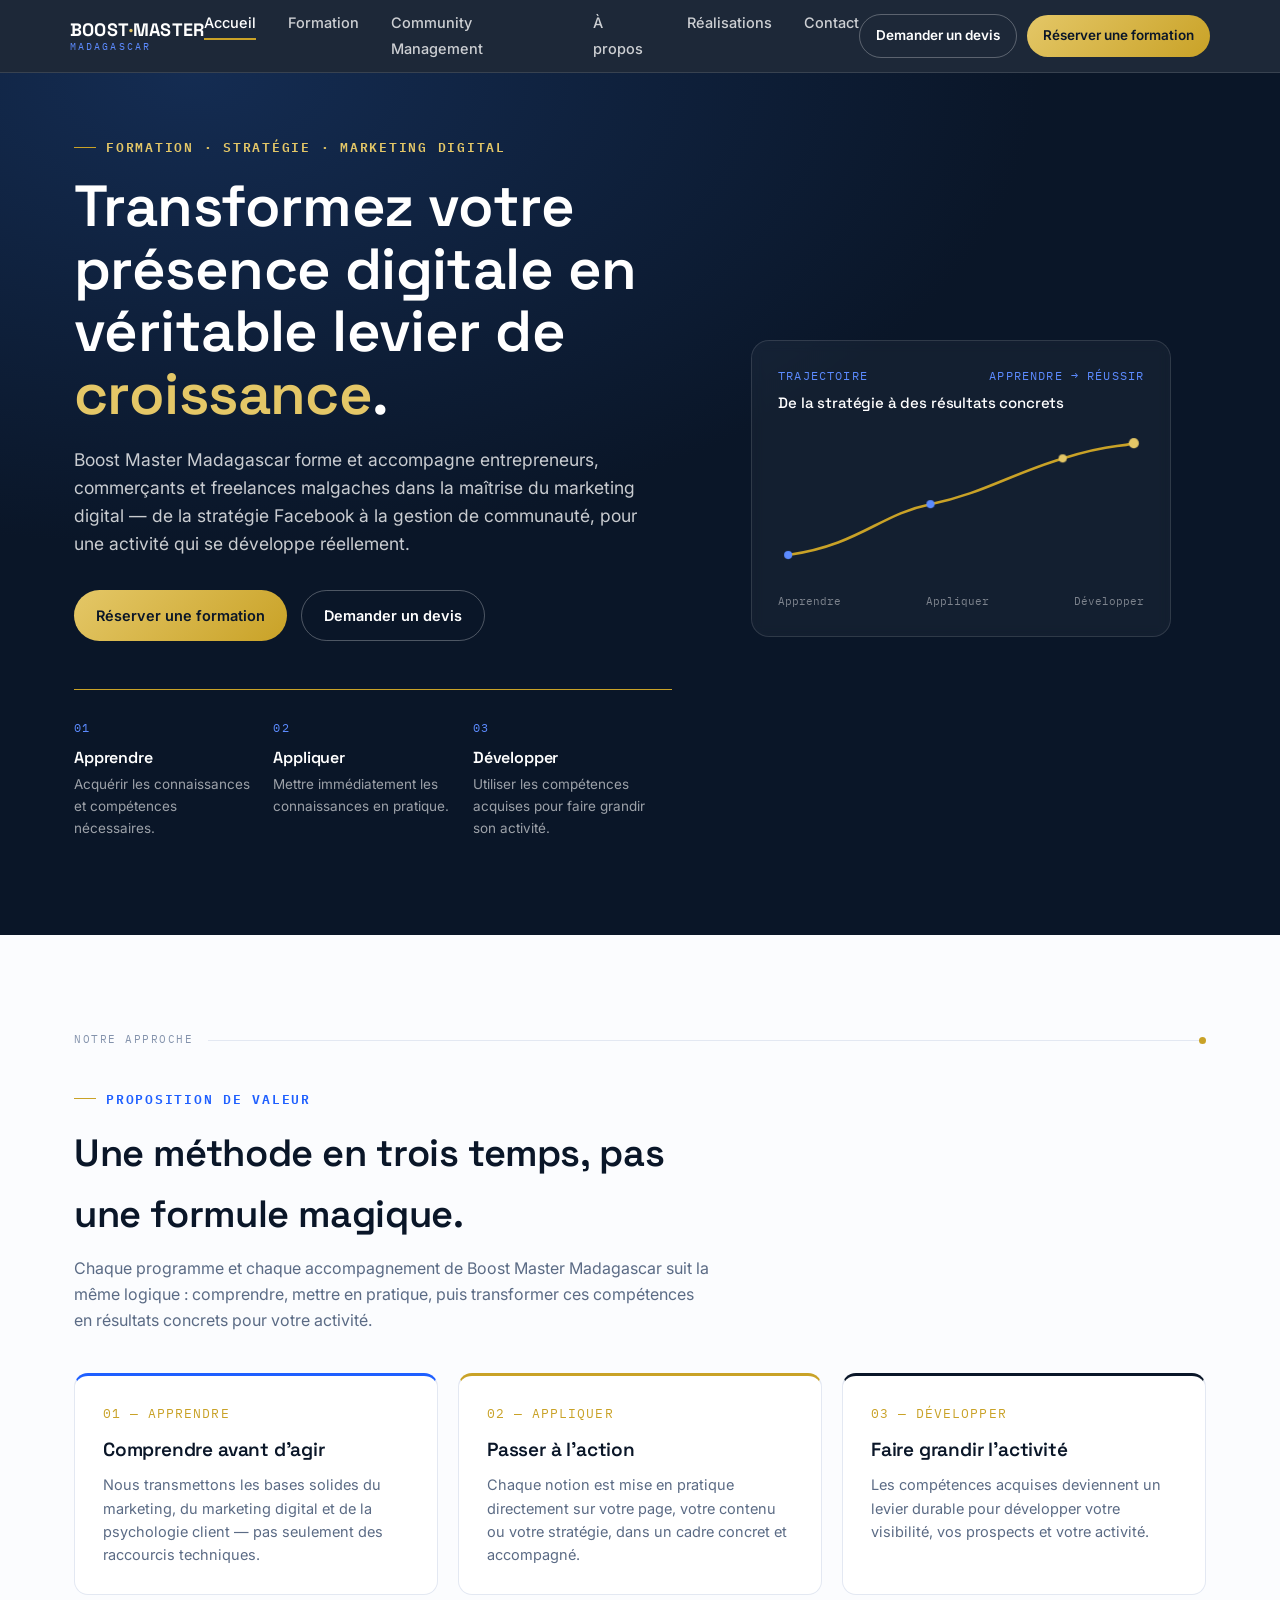
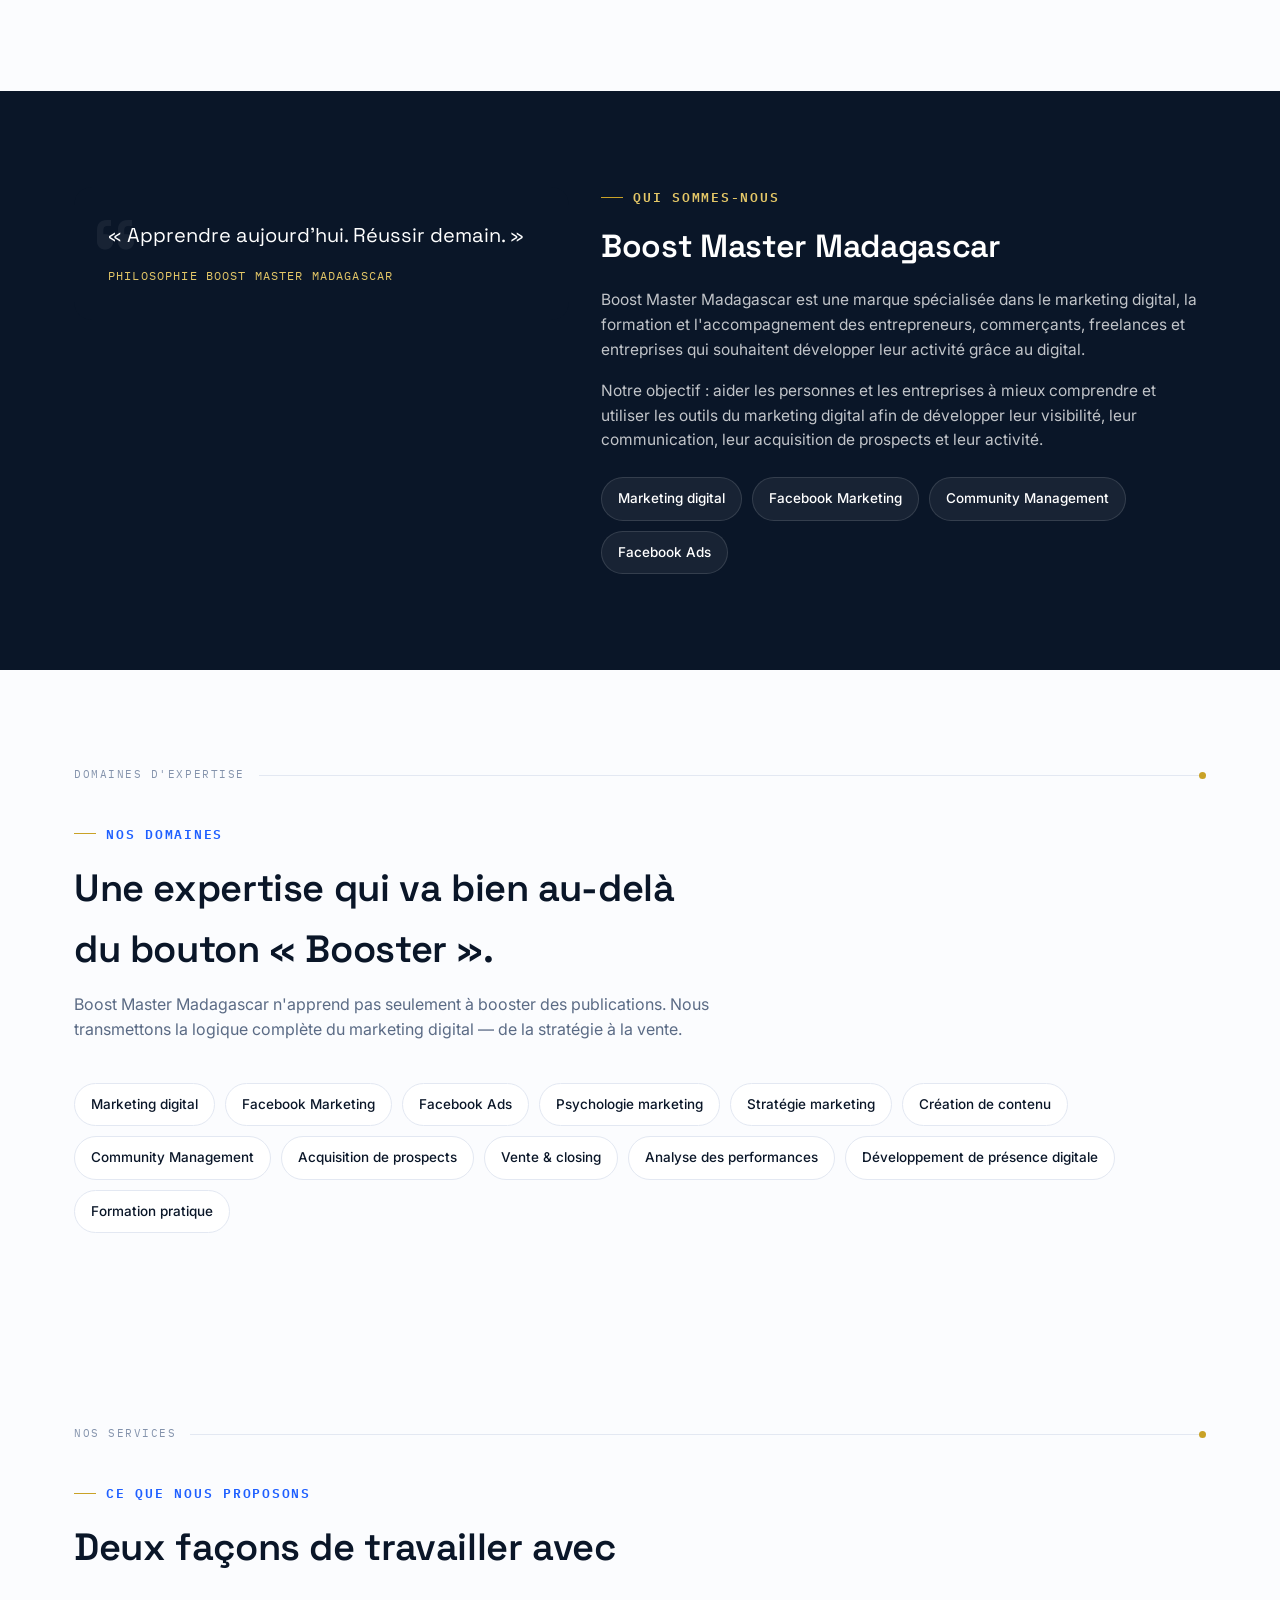
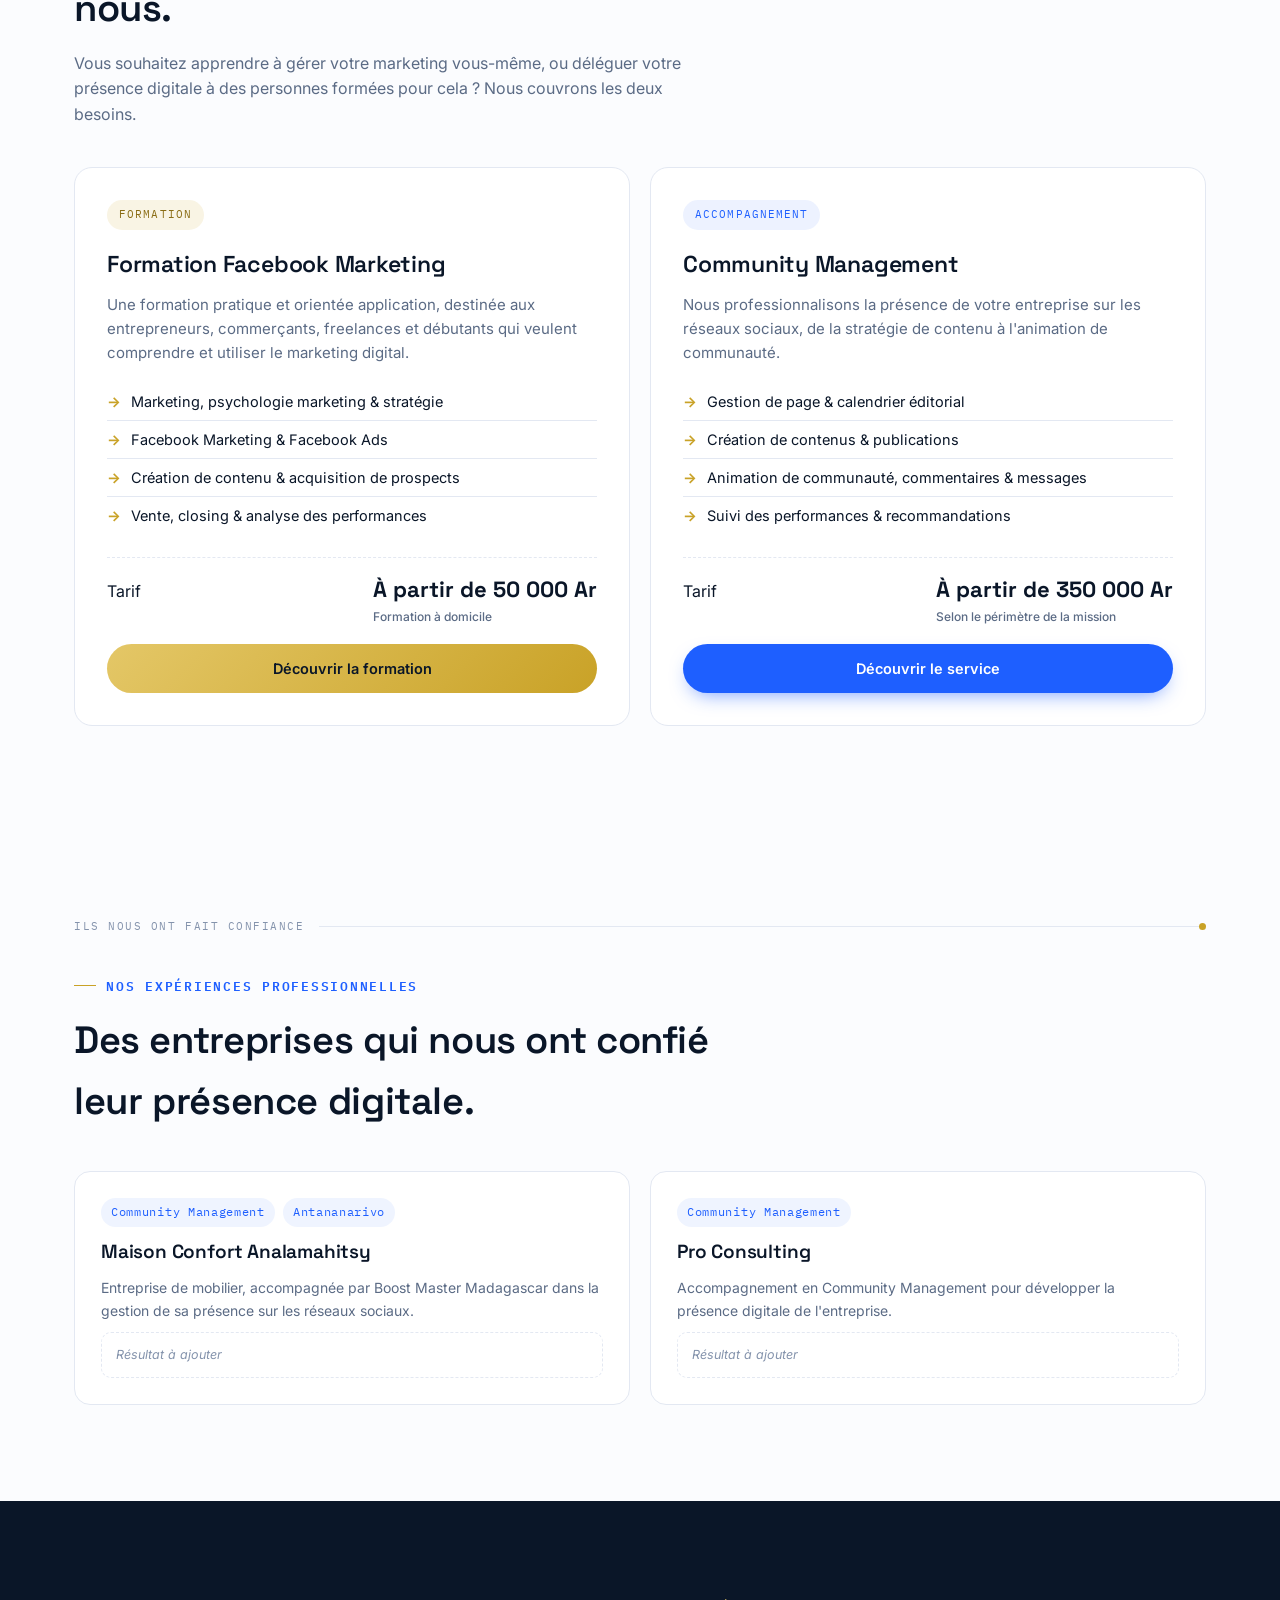
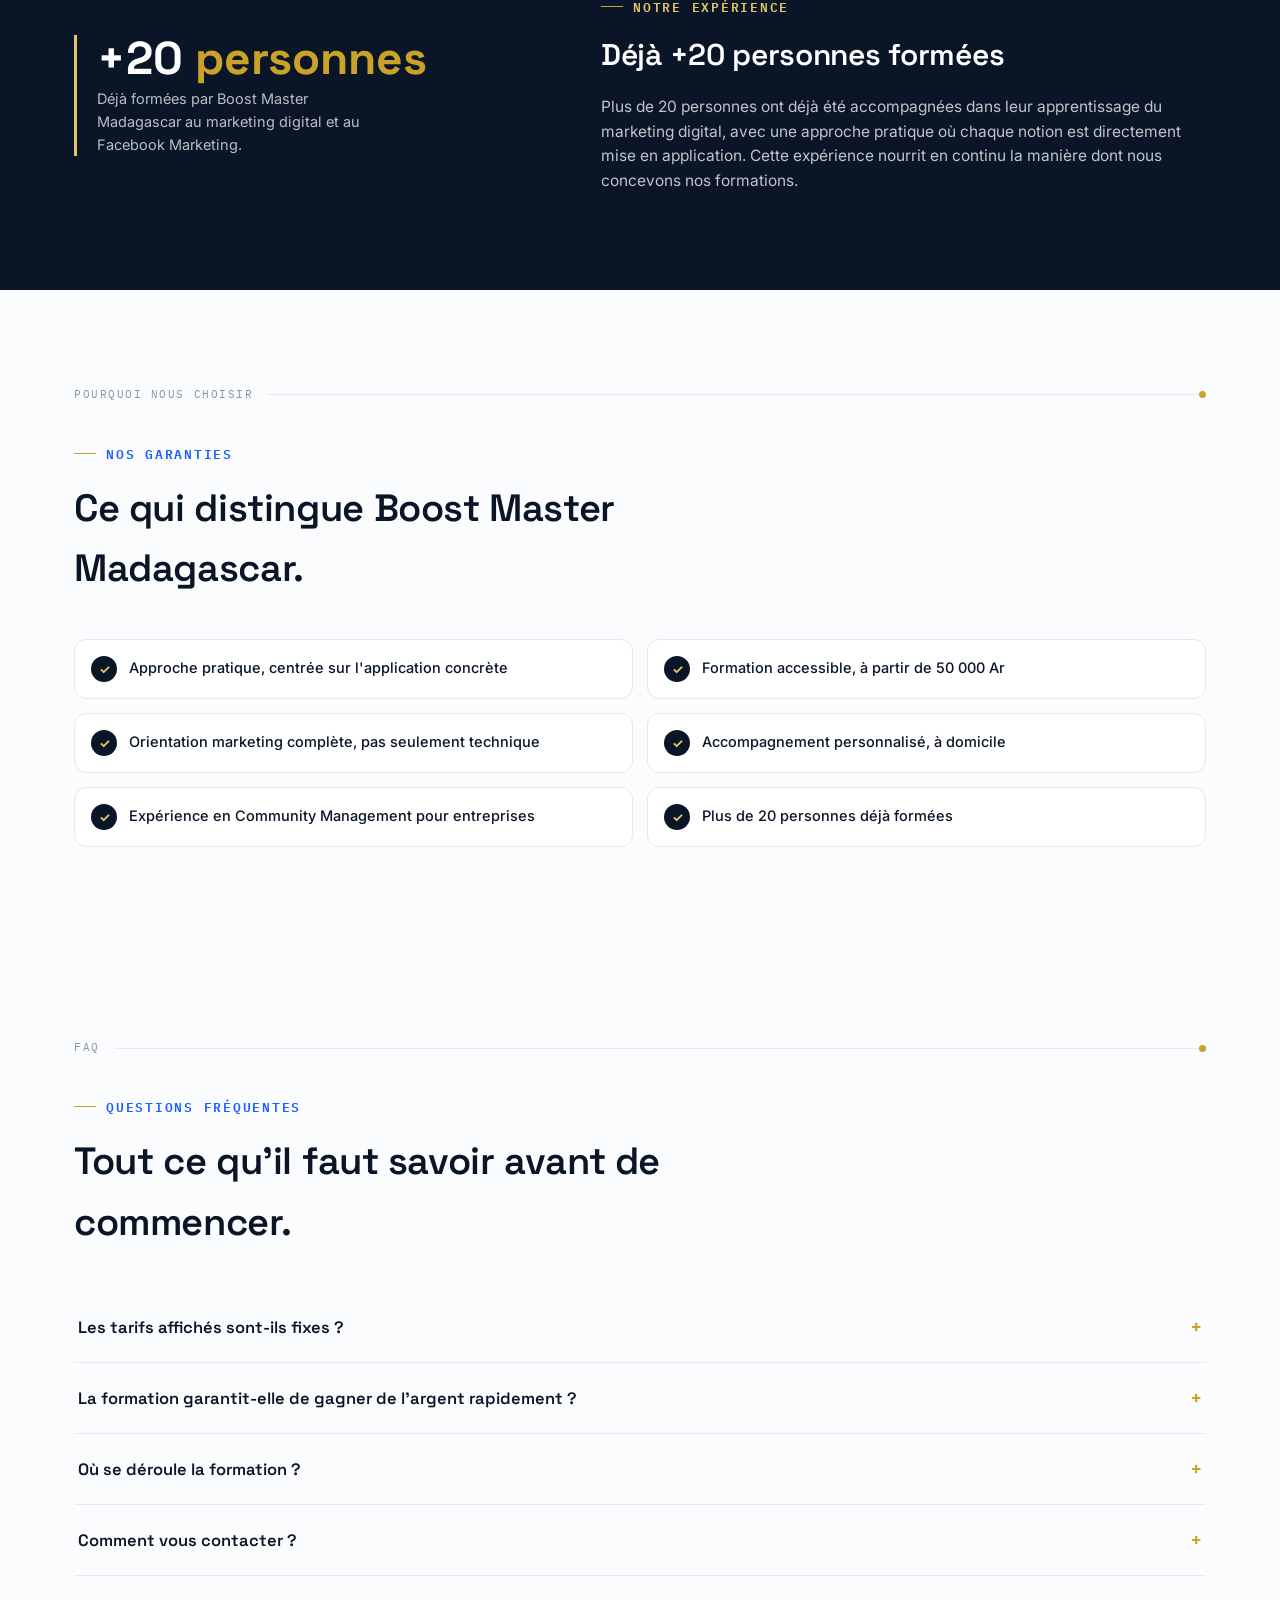
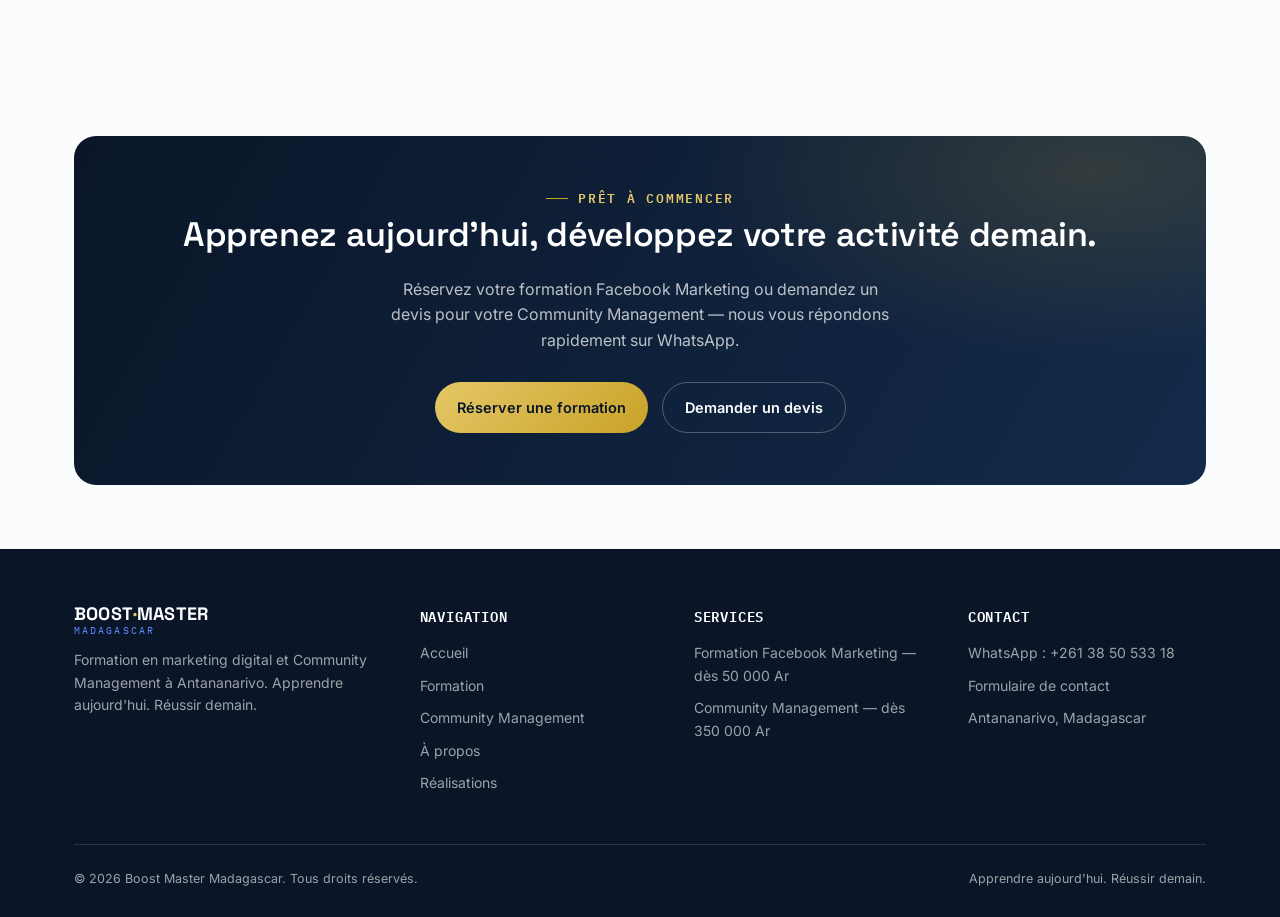
<file: index.html>
<!DOCTYPE html>
<html lang="fr">
<head>
<meta charset="UTF-8">
<meta name="viewport" content="width=device-width, initial-scale=1.0">
<title>Boost Master Madagascar | Formation Facebook Marketing & Community Management à Antananarivo</title>
<meta name="description" content="Boost Master Madagascar forme les entrepreneurs malgaches au marketing digital et gère la présence Facebook des entreprises. Formation dès 50 000 Ar, Community Management dès 350 000 Ar. Contact WhatsApp direct.">
<meta name="robots" content="index, follow">
<link rel="canonical" href="https://boostmastermadagascar.example/index.html">
<link rel="icon" href="favicon.svg" type="image/svg+xml">

<meta property="og:type" content="website">
<meta property="og:site_name" content="Boost Master Madagascar">
<meta property="og:title" content="Boost Master Madagascar | Formation Facebook Marketing & Community Management à Antananarivo">
<meta property="og:description" content="Boost Master Madagascar forme les entrepreneurs malgaches au marketing digital et gère la présence Facebook des entreprises. Formation dès 50 000 Ar, Community Management dès 350 000 Ar. Contact WhatsApp direct.">
<meta property="og:image" content="https://boostmastermadagascar.example/og-image.png">
<meta property="og:url" content="https://boostmastermadagascar.example/index.html">
<meta property="og:locale" content="fr_MG">

<meta name="twitter:card" content="summary_large_image">
<meta name="twitter:title" content="Boost Master Madagascar | Formation Facebook Marketing & Community Management à Antananarivo">
<meta name="twitter:description" content="Boost Master Madagascar forme les entrepreneurs malgaches au marketing digital et gère la présence Facebook des entreprises. Formation dès 50 000 Ar, Community Management dès 350 000 Ar. Contact WhatsApp direct.">
<meta name="twitter:image" content="https://boostmastermadagascar.example/og-image.png">

<link rel="preconnect" href="https://fonts.googleapis.com">
<link rel="preconnect" href="https://fonts.gstatic.com" crossorigin>
<link href="https://fonts.googleapis.com/css2?family=Space+Grotesk:wght@500;600;700&family=Inter:wght@400;500;600;700&family=IBM+Plex+Mono:wght@500;600&display=swap" rel="stylesheet">
<link rel="stylesheet" href="styles.css">

  <script type="application/ld+json">
  {
    "@context": "https://schema.org",
    "@type": "EducationalOrganization",
    "name": "Boost Master Madagascar",
    "alternateName": "Boost Master Madagascar - Formation & Community Management",
    "url": "https://boostmastermadagascar.example/",
    "description": "Formation en marketing digital, Facebook Marketing et Community Management à Antananarivo, Madagascar.",
    "areaServed": {
      "@type": "City",
      "name": "Antananarivo"
    },
    "address": {
      "@type": "PostalAddress",
      "addressLocality": "Antananarivo",
      "addressCountry": "MG"
    },
    "contactPoint": {
      "@type": "ContactPoint",
      "telephone": "+261-38-50-533-18",
      "contactType": "customer service",
      "areaServed": "MG",
      "availableLanguage": ["French", "Malagasy"]
    },
    "makesOffer": [
      {
        "@type": "Offer",
        "name": "Formation Facebook Marketing",
        "priceCurrency": "MGA",
        "price": "50000",
        "priceSpecification": {
          "@type": "PriceSpecification",
          "minPrice": "50000",
          "priceCurrency": "MGA"
        }
      },
      {
        "@type": "Offer",
        "name": "Community Management",
        "priceCurrency": "MGA",
        "price": "350000",
        "priceSpecification": {
          "@type": "PriceSpecification",
          "minPrice": "350000",
          "priceCurrency": "MGA"
        }
      }
    ]
  }
  </script>
</head>
<body data-page="accueil">
<header>
  <div class="nav-inner">
    <a href="index.html" class="logo">
      <span class="l1">BOOST<span>·</span>MASTER</span>
      <span class="l2">Madagascar</span>
    </a>
    <nav class="primary-nav">
      <ul>
        <li><a href="index.html" data-page="accueil">Accueil</a></li>
        <li><a href="formation.html" data-page="formation">Formation</a></li>
        <li><a href="community-management.html" data-page="community-management">Community Management</a></li>
        <li><a href="a-propos.html" data-page="a-propos">À propos</a></li>
        <li><a href="realisations.html" data-page="realisations">Réalisations</a></li>
        <li><a href="contact.html" data-page="contact">Contact</a></li>
      </ul>
    </nav>
    <div class="header-actions">
      <a href="contact.html" class="btn btn-outline btn-sm">Demander un devis</a>
      <a href="formation.html" class="btn btn-gold btn-sm">Réserver une formation</a>
      <button class="menu-toggle" id="menuToggle" aria-label="Ouvrir le menu" aria-expanded="false"><span></span></button>
    </div>
  </div>
  <div class="mobile-menu" id="mobileMenu">
    <ul>
      <li><a href="index.html" data-page="accueil">Accueil</a></li>
      <li><a href="formation.html" data-page="formation">Formation</a></li>
      <li><a href="community-management.html" data-page="community-management">Community Management</a></li>
      <li><a href="a-propos.html" data-page="a-propos">À propos</a></li>
      <li><a href="realisations.html" data-page="realisations">Réalisations</a></li>
      <li><a href="contact.html" data-page="contact">Contact</a></li>
    </ul>
    <div class="mm-ctas">
      <a href="formation.html" class="btn btn-gold">Réserver une formation</a>
      <a href="contact.html" class="btn btn-outline">Demander un devis</a>
      <a href="https://wa.me/261385053318" target="_blank" rel="noopener" class="btn btn-wa">Contacter sur WhatsApp</a>
    </div>
  </div>
</header>

<a href="https://wa.me/261385053318" target="_blank" rel="noopener" class="wa-float" aria-label="Contacter sur WhatsApp">
  <svg viewBox="0 0 24 24" fill="#04250f"><path d="M12.04 2C6.58 2 2.13 6.45 2.13 11.91c0 1.75.46 3.39 1.26 4.81L2 22l5.42-1.35a9.9 9.9 0 0 0 4.62 1.15h.01c5.46 0 9.91-4.45 9.91-9.91S17.5 2 12.04 2Zm5.8 14.13c-.24.68-1.4 1.31-1.93 1.38-.5.07-1.02.28-3.44-.72-2.9-1.2-4.75-4.16-4.9-4.36-.14-.2-1.18-1.57-1.18-3 0-1.42.75-2.11 1.02-2.4.27-.28.58-.35.78-.35.2 0 .39 0 .56.01.18.01.42-.07.66.5.24.6.83 2.03.9 2.18.07.15.12.32.02.52-.1.2-.15.32-.3.49-.15.17-.31.38-.44.51-.15.15-.3.31-.13.6.17.3.76 1.25 1.63 2.02 1.12.99 2.06 1.3 2.36 1.45.3.15.48.13.65-.08.18-.2.75-.87.95-1.17.2-.3.4-.24.66-.15.27.1 1.7.8 1.99.95.3.15.49.22.56.35.08.13.08.75-.16 1.43Z"/></svg>
</a>


<a href="https://wa.me/261385053318" target="_blank" rel="noopener" class="wa-float" aria-label="Contacter sur WhatsApp">
  <svg viewBox="0 0 24 24" fill="#04250f"><path d="M12.04 2C6.58 2 2.13 6.45 2.13 11.91c0 1.75.46 3.39 1.26 4.81L2 22l5.42-1.35a9.9 9.9 0 0 0 4.62 1.15h.01c5.46 0 9.91-4.45 9.91-9.91S17.5 2 12.04 2Zm5.8 14.13c-.24.68-1.4 1.31-1.93 1.38-.5.07-1.02.28-3.44-.72-2.9-1.2-4.75-4.16-4.9-4.36-.14-.2-1.18-1.57-1.18-3 0-1.42.75-2.11 1.02-2.4.27-.28.58-.35.78-.35.2 0 .39 0 .56.01.18.01.42-.07.66.5.24.6.83 2.03.9 2.18.07.15.12.32.02.52-.1.2-.15.32-.3.49-.15.17-.31.38-.44.51-.15.15-.3.31-.13.6.17.3.76 1.25 1.63 2.02 1.12.99 2.06 1.3 2.36 1.45.3.15.48.13.65-.08.18-.2.75-.87.95-1.17.2-.3.4-.24.66-.15.27.1 1.7.8 1.99.95.3.15.49.22.56.35.08.13.08.75-.16 1.43Z"/></svg>
</a>

<main>
  <div class="hero">
    <div class="wrap">
      <div class="hero-grid">
        <div>
          <div class="eyebrow on-dark">Formation · Stratégie · Marketing digital</div>
          <h1>Transformez votre présence digitale en véritable levier de <em>croissance</em>.</h1>
          <p class="lead">Boost Master Madagascar forme et accompagne entrepreneurs, commerçants et freelances malgaches dans la maîtrise du marketing digital — de la stratégie Facebook à la gestion de communauté, pour une activité qui se développe réellement.</p>
          <div class="hero-ctas">
            <a href="formation.html" class="btn btn-gold">Réserver une formation</a>
            <a href="contact.html" class="btn btn-outline">Demander un devis</a>
          </div>
          <div class="hero-pillars">
            <div class="pline"></div>
            <div class="pillar"><div class="num">01</div><h4>Apprendre</h4><p>Acquérir les connaissances et compétences nécessaires.</p></div>
            <div class="pillar"><div class="num">02</div><h4>Appliquer</h4><p>Mettre immédiatement les connaissances en pratique.</p></div>
            <div class="pillar"><div class="num">03</div><h4>Développer</h4><p>Utiliser les compétences acquises pour faire grandir son activité.</p></div>
          </div>
        </div>
        <div class="hero-visual">
          <div class="growth-card">
            <div class="gc-top"><span class="mono">TRAJECTOIRE</span><span class="mono">APPRENDRE → RÉUSSIR</span></div>
            <h3>De la stratégie à des résultats concrets</h3>
            <svg viewBox="0 0 360 140" preserveAspectRatio="none">
              <path class="gc-path" d="M10,120 C 80,110 100,80 150,70 S 230,40 280,25 S 330,15 350,10" />
              <g class="gc-dots">
                <circle cx="10" cy="120" r="4" fill="#5C8BFF"/>
                <circle cx="150" cy="70" r="4" fill="#5C8BFF"/>
                <circle cx="280" cy="25" r="4" fill="#E4C767"/>
                <circle cx="350" cy="10" r="5" fill="#E4C767"/>
              </g>
            </svg>
            <div class="gc-labels"><span>Apprendre</span><span>Appliquer</span><span>Développer</span></div>
          </div>
        </div>
      </div>
    </div>
  </div>

  <section>
    <div class="wrap">
      <div class="progress-divider"><span>Notre approche</span><div class="track"></div></div>
      <div class="section-head">
        <div class="eyebrow">Proposition de valeur</div>
        <h2>Une méthode en trois temps, pas une formule magique.</h2>
        <p>Chaque programme et chaque accompagnement de Boost Master Madagascar suit la même logique : comprendre, mettre en pratique, puis transformer ces compétences en résultats concrets pour votre activité.</p>
      </div>
      <div class="grid-3">
        <div class="card pillar-card"><div class="num">01 — APPRENDRE</div><h3>Comprendre avant d'agir</h3><p>Nous transmettons les bases solides du marketing, du marketing digital et de la psychologie client — pas seulement des raccourcis techniques.</p></div>
        <div class="card pillar-card"><div class="num">02 — APPLIQUER</div><h3>Passer à l'action</h3><p>Chaque notion est mise en pratique directement sur votre page, votre contenu ou votre stratégie, dans un cadre concret et accompagné.</p></div>
        <div class="card pillar-card"><div class="num">03 — DÉVELOPPER</div><h3>Faire grandir l'activité</h3><p>Les compétences acquises deviennent un levier durable pour développer votre visibilité, vos prospects et votre activité.</p></div>
      </div>
    </div>
  </section>

  <section class="section-dark">
    <div class="wrap">
      <div class="split">
        <div class="quote-block">
          <p>« Apprendre aujourd'hui. Réussir demain. »</p>
          <div class="tag">Philosophie Boost Master Madagascar</div>
        </div>
        <div>
          <div class="eyebrow on-dark">Qui sommes-nous</div>
          <h2 style="color:#fff;margin:14px 0 16px;font-size:clamp(24px,3.6vw,32px);">Boost Master Madagascar</h2>
          <p style="color:rgba(255,255,255,0.75);font-size:15.5px;margin-bottom:16px;">Boost Master Madagascar est une marque spécialisée dans le marketing digital, la formation et l'accompagnement des entrepreneurs, commerçants, freelances et entreprises qui souhaitent développer leur activité grâce au digital.</p>
          <p style="color:rgba(255,255,255,0.75);font-size:15.5px;margin-bottom:24px;">Notre objectif : aider les personnes et les entreprises à mieux comprendre et utiliser les outils du marketing digital afin de développer leur visibilité, leur communication, leur acquisition de prospects et leur activité.</p>
          <div class="chip-list">
            <span class="chip" style="background:rgba(255,255,255,0.06);border-color:var(--line-dark);color:#fff;">Marketing digital</span>
            <span class="chip" style="background:rgba(255,255,255,0.06);border-color:var(--line-dark);color:#fff;">Facebook Marketing</span>
            <span class="chip" style="background:rgba(255,255,255,0.06);border-color:var(--line-dark);color:#fff;">Community Management</span>
            <span class="chip" style="background:rgba(255,255,255,0.06);border-color:var(--line-dark);color:#fff;">Facebook Ads</span>
          </div>
        </div>
      </div>
    </div>
  </section>

  <section>
    <div class="wrap">
      <div class="progress-divider"><span>Domaines d'expertise</span><div class="track"></div></div>
      <div class="section-head">
        <div class="eyebrow">Nos domaines</div>
        <h2>Une expertise qui va bien au-delà du bouton « Booster ».</h2>
        <p>Boost Master Madagascar n'apprend pas seulement à booster des publications. Nous transmettons la logique complète du marketing digital — de la stratégie à la vente.</p>
      </div>
      <div class="chip-list">
        <span class="chip">Marketing digital</span>
        <span class="chip">Facebook Marketing</span>
        <span class="chip">Facebook Ads</span>
        <span class="chip">Psychologie marketing</span>
        <span class="chip">Stratégie marketing</span>
        <span class="chip">Création de contenu</span>
        <span class="chip">Community Management</span>
        <span class="chip">Acquisition de prospects</span>
        <span class="chip">Vente &amp; closing</span>
        <span class="chip">Analyse des performances</span>
        <span class="chip">Développement de présence digitale</span>
        <span class="chip">Formation pratique</span>
      </div>
    </div>
  </section>

  <section>
    <div class="wrap">
      <div class="progress-divider"><span>Nos services</span><div class="track"></div></div>
      <div class="section-head">
        <div class="eyebrow">Ce que nous proposons</div>
        <h2>Deux façons de travailler avec nous.</h2>
        <p>Vous souhaitez apprendre à gérer votre marketing vous-même, ou déléguer votre présence digitale à des personnes formées pour cela ? Nous couvrons les deux besoins.</p>
      </div>
      <div class="grid-2">
        <div class="service-card gold">
          <span class="badge">Formation</span>
          <h3>Formation Facebook Marketing</h3>
          <p class="desc">Une formation pratique et orientée application, destinée aux entrepreneurs, commerçants, freelances et débutants qui veulent comprendre et utiliser le marketing digital.</p>
          <ul>
            <li>Marketing, psychologie marketing &amp; stratégie</li>
            <li>Facebook Marketing &amp; Facebook Ads</li>
            <li>Création de contenu &amp; acquisition de prospects</li>
            <li>Vente, closing &amp; analyse des performances</li>
          </ul>
          <div class="price-row"><span>Tarif</span><span class="price">À partir de 50 000 Ar<small>Formation à domicile</small></span></div>
          <a href="formation.html" class="btn btn-gold" style="width:100%;">Découvrir la formation</a>
        </div>
        <div class="service-card">
          <span class="badge">Accompagnement</span>
          <h3>Community Management</h3>
          <p class="desc">Nous professionnalisons la présence de votre entreprise sur les réseaux sociaux, de la stratégie de contenu à l'animation de communauté.</p>
          <ul>
            <li>Gestion de page &amp; calendrier éditorial</li>
            <li>Création de contenus &amp; publications</li>
            <li>Animation de communauté, commentaires &amp; messages</li>
            <li>Suivi des performances &amp; recommandations</li>
          </ul>
          <div class="price-row"><span>Tarif</span><span class="price">À partir de 350 000 Ar<small>Selon le périmètre de la mission</small></span></div>
          <a href="community-management.html" class="btn btn-primary" style="width:100%;">Découvrir le service</a>
        </div>
      </div>
    </div>
  </section>

  <section>
    <div class="wrap">
      <div class="progress-divider"><span>Ils nous ont fait confiance</span><div class="track"></div></div>
      <div class="section-head">
        <div class="eyebrow">Nos expériences professionnelles</div>
        <h2>Des entreprises qui nous ont confié leur présence digitale.</h2>
      </div>
      <div class="grid-2">
        <div class="ref-card">
          <div class="tag-row"><span class="ref-tag">Community Management</span><span class="ref-tag">Antananarivo</span></div>
          <h3>Maison Confort Analamahitsy</h3>
          <p>Entreprise de mobilier, accompagnée par Boost Master Madagascar dans la gestion de sa présence sur les réseaux sociaux.</p>
          <div class="ref-placeholder">Résultat à ajouter</div>
        </div>
        <div class="ref-card">
          <div class="tag-row"><span class="ref-tag">Community Management</span></div>
          <h3>Pro Consulting</h3>
          <p>Accompagnement en Community Management pour développer la présence digitale de l'entreprise.</p>
          <div class="ref-placeholder">Résultat à ajouter</div>
        </div>
      </div>
    </div>
  </section>

  <section class="section-dark">
    <div class="wrap">
      <div class="split" style="align-items:center;">
        <div class="stat-block" style="border-color:var(--gold-light);">
          <div class="stat-num" style="color:#fff;">+20 <span>personnes</span></div>
          <p style="color:rgba(255,255,255,0.72);">Déjà formées par Boost Master Madagascar au marketing digital et au Facebook Marketing.</p>
        </div>
        <div>
          <div class="eyebrow on-dark">Notre expérience</div>
          <h2 style="color:#fff;margin:14px 0 16px;font-size:clamp(22px,3.4vw,30px);">Déjà +20 personnes formées</h2>
          <p style="color:rgba(255,255,255,0.75);font-size:15.5px;">Plus de 20 personnes ont déjà été accompagnées dans leur apprentissage du marketing digital, avec une approche pratique où chaque notion est directement mise en application. Cette expérience nourrit en continu la manière dont nous concevons nos formations.</p>
        </div>
      </div>
    </div>
  </section>

  <section>
    <div class="wrap">
      <div class="progress-divider"><span>Pourquoi nous choisir</span><div class="track"></div></div>
      <div class="section-head">
        <div class="eyebrow">Nos garanties</div>
        <h2>Ce qui distingue Boost Master Madagascar.</h2>
      </div>
      <div class="why-list">
        <div class="why-item"><span class="check">✓</span><p>Approche pratique, centrée sur l'application concrète</p></div>
        <div class="why-item"><span class="check">✓</span><p>Formation accessible, à partir de 50 000 Ar</p></div>
        <div class="why-item"><span class="check">✓</span><p>Orientation marketing complète, pas seulement technique</p></div>
        <div class="why-item"><span class="check">✓</span><p>Accompagnement personnalisé, à domicile</p></div>
        <div class="why-item"><span class="check">✓</span><p>Expérience en Community Management pour entreprises</p></div>
        <div class="why-item"><span class="check">✓</span><p>Plus de 20 personnes déjà formées</p></div>
      </div>
    </div>
  </section>

  <section>
    <div class="wrap">
      <div class="progress-divider"><span>FAQ</span><div class="track"></div></div>
      <div class="section-head"><div class="eyebrow">Questions fréquentes</div><h2>Tout ce qu'il faut savoir avant de commencer.</h2></div>
      <div class="faq-list">
        <div class="faq-item"><button class="faq-q"><span>Les tarifs affichés sont-ils fixes ?</span><span class="plus">+</span></button><div class="faq-a"><p>Non. « À partir de 50 000 Ar » pour la formation et « à partir de 350 000 Ar » pour le Community Management sont des tarifs de départ. Le tarif final dépend de votre besoin, du volume de travail et du périmètre de la mission — il est défini après échange avec vous.</p></div></div>
        <div class="faq-item"><button class="faq-q"><span>La formation garantit-elle de gagner de l'argent rapidement ?</span><span class="plus">+</span></button><div class="faq-a"><p>Non. Les résultats dépendent de nombreux facteurs : votre application, votre offre, votre marché, votre stratégie, votre régularité et votre capacité à mettre en pratique ce que vous apprenez. Boost Master Madagascar transmet une méthode, pas une promesse de richesse rapide.</p></div></div>
        <div class="faq-item"><button class="faq-q"><span>Où se déroule la formation ?</span><span class="plus">+</span></button><div class="faq-a"><p>La formation Facebook Marketing se déroule à domicile, selon les modalités convenues avec vous.</p></div></div>
        <div class="faq-item"><button class="faq-q"><span>Comment vous contacter ?</span><span class="plus">+</span></button><div class="faq-a"><p>Le plus simple est de nous écrire sur WhatsApp au +261 38 50 533 18, ou de remplir le formulaire de contact du site.</p></div></div>
      </div>
    </div>
  </section>

  <section class="tight">
    <div class="wrap">
      <div class="cta-band">
        <div class="eyebrow on-dark" style="justify-content:center;">Prêt à commencer</div>
        <h2>Apprenez aujourd'hui, développez votre activité demain.</h2>
        <p>Réservez votre formation Facebook Marketing ou demandez un devis pour votre Community Management — nous vous répondons rapidement sur WhatsApp.</p>
        <div class="hero-ctas">
          <a href="formation.html" class="btn btn-gold">Réserver une formation</a>
          <a href="contact.html" class="btn btn-outline">Demander un devis</a>
        </div>
      </div>
    </div>
  </section>
</main>

<footer>
  <div class="wrap">
    <div class="footer-grid">
      <div class="footer-logo">
        <div class="logo"><span class="l1" style="color:#fff;">BOOST<span style="color:var(--gold-light);">·</span>MASTER</span><span class="l2">Madagascar</span></div>
        <p>Formation en marketing digital et Community Management à Antananarivo. Apprendre aujourd'hui. Réussir demain.</p>
      </div>
      <div>
        <h4>Navigation</h4>
        <ul>
          <li><a href="index.html">Accueil</a></li>
          <li><a href="formation.html">Formation</a></li>
          <li><a href="community-management.html">Community Management</a></li>
          <li><a href="a-propos.html">À propos</a></li>
          <li><a href="realisations.html">Réalisations</a></li>
        </ul>
      </div>
      <div>
        <h4>Services</h4>
        <ul>
          <li><a href="formation.html">Formation Facebook Marketing — dès 50 000 Ar</a></li>
          <li><a href="community-management.html">Community Management — dès 350 000 Ar</a></li>
        </ul>
      </div>
      <div>
        <h4>Contact</h4>
        <ul>
          <li><a href="https://wa.me/261385053318" target="_blank" rel="noopener">WhatsApp : +261 38 50 533 18</a></li>
          <li><a href="contact.html">Formulaire de contact</a></li>
          <li>Antananarivo, Madagascar</li>
        </ul>
      </div>
    </div>
    <div class="footer-bottom">
      <span>© 2026 Boost Master Madagascar. Tous droits réservés.</span>
      <span>Apprendre aujourd'hui. Réussir demain.</span>
    </div>
  </div>
</footer>

<script src="script.js"></script>
</body>
</html>
</file>
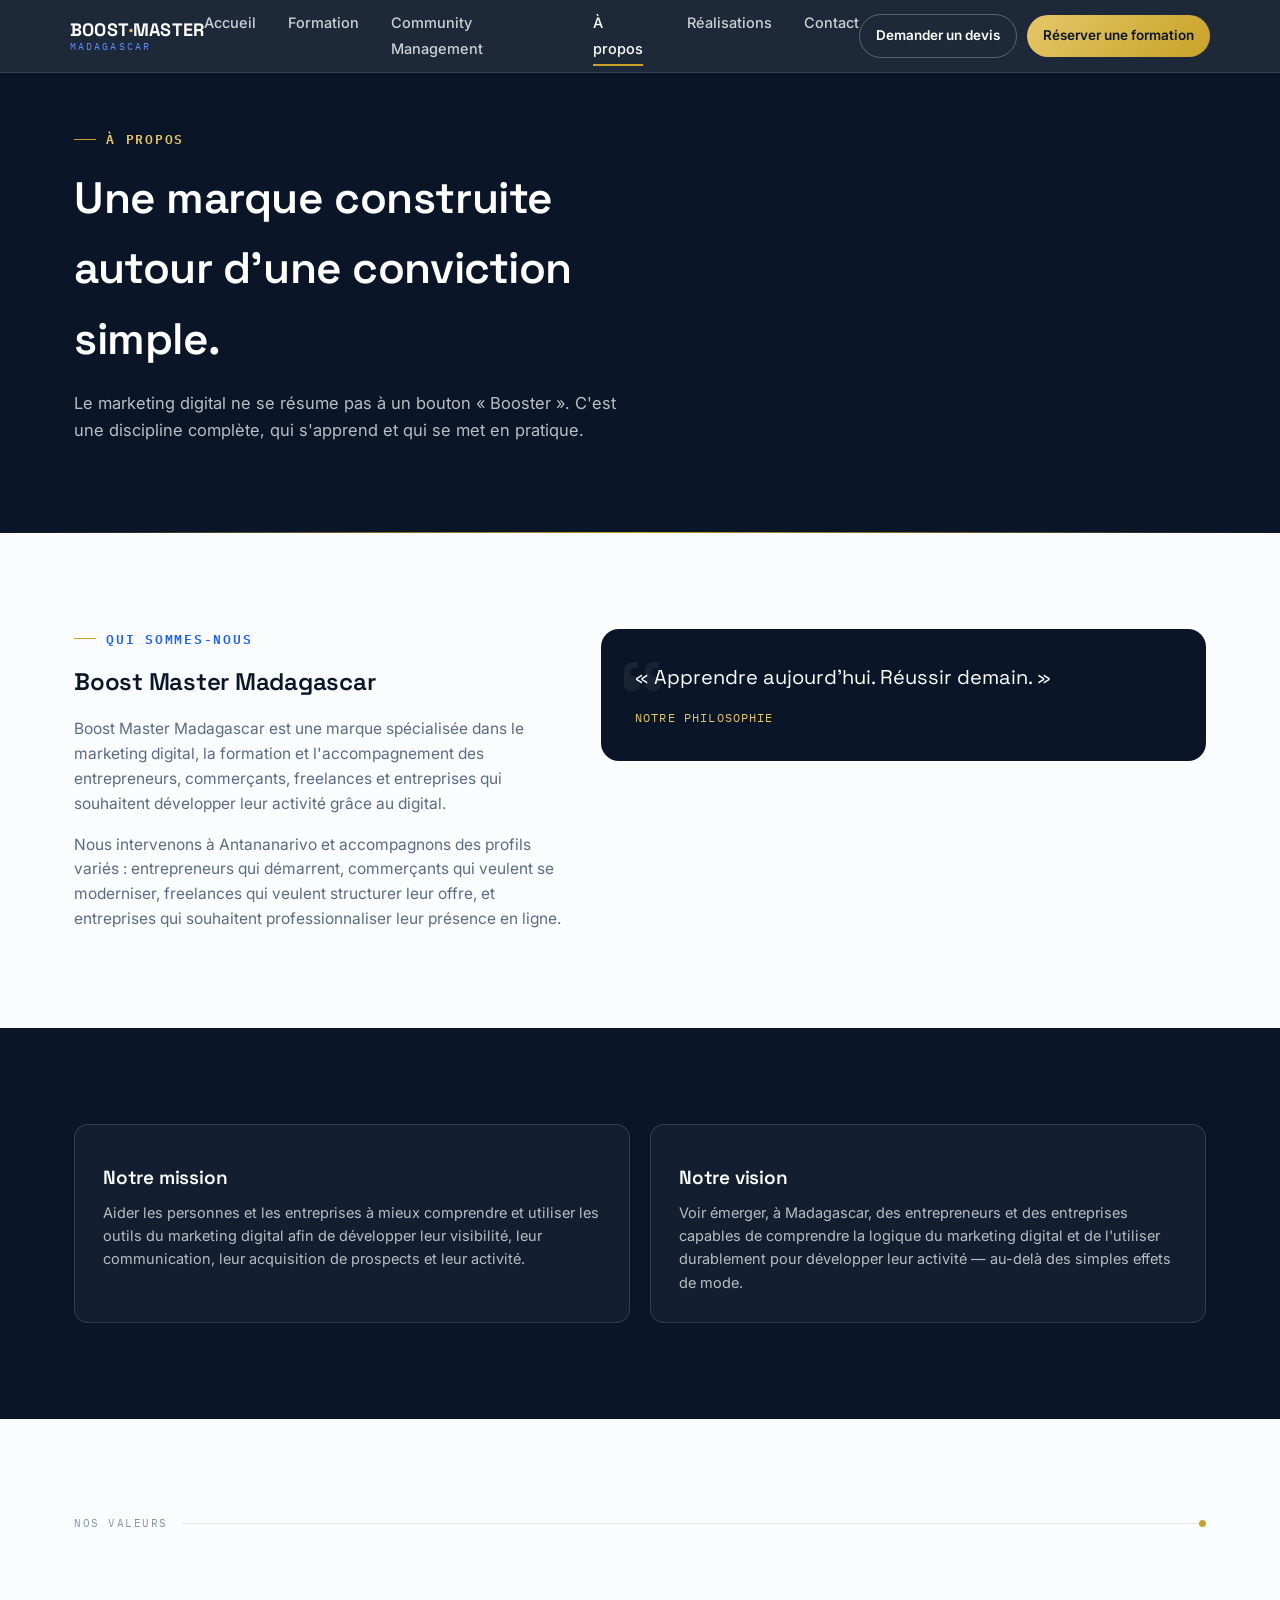
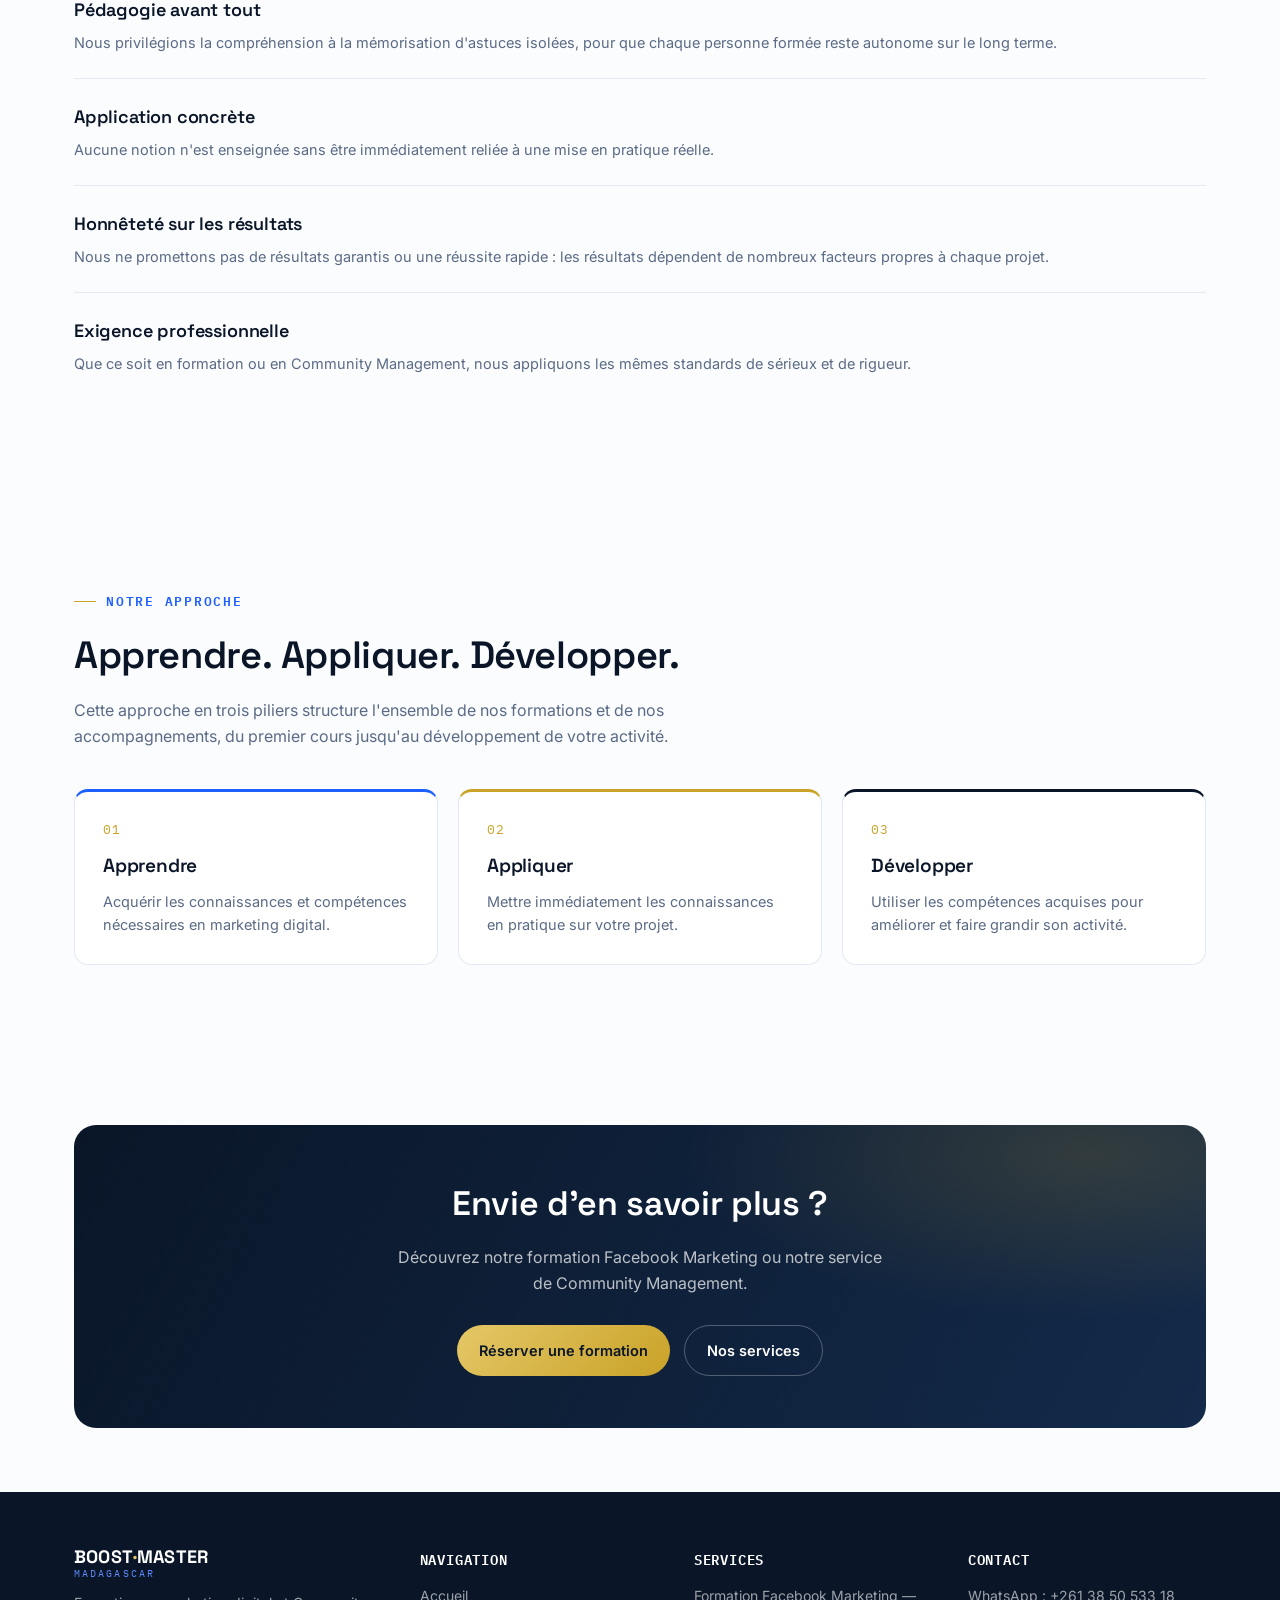
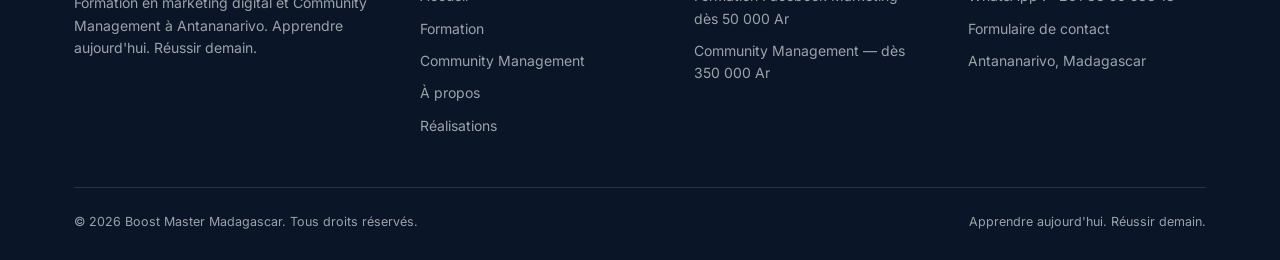
<file: a-propos.html>
<!DOCTYPE html>
<html lang="fr">
<head>
<meta charset="UTF-8">
<meta name="viewport" content="width=device-width, initial-scale=1.0">
<title>À propos — Boost Master Madagascar | Formation & Marketing Digital</title>
<meta name="description" content="Découvrez Boost Master Madagascar : notre mission, notre vision et notre approche en 3 piliers — Apprendre, Appliquer, Développer — pour le marketing digital à Madagascar.">
<meta name="robots" content="index, follow">
<link rel="canonical" href="https://boostmastermadagascar.example/a-propos.html">
<link rel="icon" href="favicon.svg" type="image/svg+xml">

<meta property="og:type" content="website">
<meta property="og:site_name" content="Boost Master Madagascar">
<meta property="og:title" content="À propos — Boost Master Madagascar | Formation & Marketing Digital">
<meta property="og:description" content="Découvrez Boost Master Madagascar : notre mission, notre vision et notre approche en 3 piliers — Apprendre, Appliquer, Développer — pour le marketing digital à Madagascar.">
<meta property="og:image" content="https://boostmastermadagascar.example/og-image.png">
<meta property="og:url" content="https://boostmastermadagascar.example/a-propos.html">
<meta property="og:locale" content="fr_MG">

<meta name="twitter:card" content="summary_large_image">
<meta name="twitter:title" content="À propos — Boost Master Madagascar | Formation & Marketing Digital">
<meta name="twitter:description" content="Découvrez Boost Master Madagascar : notre mission, notre vision et notre approche en 3 piliers — Apprendre, Appliquer, Développer — pour le marketing digital à Madagascar.">
<meta name="twitter:image" content="https://boostmastermadagascar.example/og-image.png">

<link rel="preconnect" href="https://fonts.googleapis.com">
<link rel="preconnect" href="https://fonts.gstatic.com" crossorigin>
<link href="https://fonts.googleapis.com/css2?family=Space+Grotesk:wght@500;600;700&family=Inter:wght@400;500;600;700&family=IBM+Plex+Mono:wght@500;600&display=swap" rel="stylesheet">
<link rel="stylesheet" href="styles.css">

</head>
<body data-page="a-propos">
<header>
  <div class="nav-inner">
    <a href="index.html" class="logo">
      <span class="l1">BOOST<span>·</span>MASTER</span>
      <span class="l2">Madagascar</span>
    </a>
    <nav class="primary-nav">
      <ul>
        <li><a href="index.html" data-page="accueil">Accueil</a></li>
        <li><a href="formation.html" data-page="formation">Formation</a></li>
        <li><a href="community-management.html" data-page="community-management">Community Management</a></li>
        <li><a href="a-propos.html" data-page="a-propos">À propos</a></li>
        <li><a href="realisations.html" data-page="realisations">Réalisations</a></li>
        <li><a href="contact.html" data-page="contact">Contact</a></li>
      </ul>
    </nav>
    <div class="header-actions">
      <a href="contact.html" class="btn btn-outline btn-sm">Demander un devis</a>
      <a href="formation.html" class="btn btn-gold btn-sm">Réserver une formation</a>
      <button class="menu-toggle" id="menuToggle" aria-label="Ouvrir le menu" aria-expanded="false"><span></span></button>
    </div>
  </div>
  <div class="mobile-menu" id="mobileMenu">
    <ul>
      <li><a href="index.html" data-page="accueil">Accueil</a></li>
      <li><a href="formation.html" data-page="formation">Formation</a></li>
      <li><a href="community-management.html" data-page="community-management">Community Management</a></li>
      <li><a href="a-propos.html" data-page="a-propos">À propos</a></li>
      <li><a href="realisations.html" data-page="realisations">Réalisations</a></li>
      <li><a href="contact.html" data-page="contact">Contact</a></li>
    </ul>
    <div class="mm-ctas">
      <a href="formation.html" class="btn btn-gold">Réserver une formation</a>
      <a href="contact.html" class="btn btn-outline">Demander un devis</a>
      <a href="https://wa.me/261385053318" target="_blank" rel="noopener" class="btn btn-wa">Contacter sur WhatsApp</a>
    </div>
  </div>
</header>

<a href="https://wa.me/261385053318" target="_blank" rel="noopener" class="wa-float" aria-label="Contacter sur WhatsApp">
  <svg viewBox="0 0 24 24" fill="#04250f"><path d="M12.04 2C6.58 2 2.13 6.45 2.13 11.91c0 1.75.46 3.39 1.26 4.81L2 22l5.42-1.35a9.9 9.9 0 0 0 4.62 1.15h.01c5.46 0 9.91-4.45 9.91-9.91S17.5 2 12.04 2Zm5.8 14.13c-.24.68-1.4 1.31-1.93 1.38-.5.07-1.02.28-3.44-.72-2.9-1.2-4.75-4.16-4.9-4.36-.14-.2-1.18-1.57-1.18-3 0-1.42.75-2.11 1.02-2.4.27-.28.58-.35.78-.35.2 0 .39 0 .56.01.18.01.42-.07.66.5.24.6.83 2.03.9 2.18.07.15.12.32.02.52-.1.2-.15.32-.3.49-.15.17-.31.38-.44.51-.15.15-.3.31-.13.6.17.3.76 1.25 1.63 2.02 1.12.99 2.06 1.3 2.36 1.45.3.15.48.13.65-.08.18-.2.75-.87.95-1.17.2-.3.4-.24.66-.15.27.1 1.7.8 1.99.95.3.15.49.22.56.35.08.13.08.75-.16 1.43Z"/></svg>
</a>


<a href="https://wa.me/261385053318" target="_blank" rel="noopener" class="wa-float" aria-label="Contacter sur WhatsApp">
  <svg viewBox="0 0 24 24" fill="#04250f"><path d="M12.04 2C6.58 2 2.13 6.45 2.13 11.91c0 1.75.46 3.39 1.26 4.81L2 22l5.42-1.35a9.9 9.9 0 0 0 4.62 1.15h.01c5.46 0 9.91-4.45 9.91-9.91S17.5 2 12.04 2Zm5.8 14.13c-.24.68-1.4 1.31-1.93 1.38-.5.07-1.02.28-3.44-.72-2.9-1.2-4.75-4.16-4.9-4.36-.14-.2-1.18-1.57-1.18-3 0-1.42.75-2.11 1.02-2.4.27-.28.58-.35.78-.35.2 0 .39 0 .56.01.18.01.42-.07.66.5.24.6.83 2.03.9 2.18.07.15.12.32.02.52-.1.2-.15.32-.3.49-.15.17-.31.38-.44.51-.15.15-.3.31-.13.6.17.3.76 1.25 1.63 2.02 1.12.99 2.06 1.3 2.36 1.45.3.15.48.13.65-.08.18-.2.75-.87.95-1.17.2-.3.4-.24.66-.15.27.1 1.7.8 1.99.95.3.15.49.22.56.35.08.13.08.75-.16 1.43Z"/></svg>
</a>

<main>
  <div class="page-hero">
    <div class="wrap">
      <div class="eyebrow on-dark">À propos</div>
      <h1>Une marque construite autour d'une conviction simple.</h1>
      <p>Le marketing digital ne se résume pas à un bouton « Booster ». C'est une discipline complète, qui s'apprend et qui se met en pratique.</p>
    </div>
    <div class="page-hero-line"></div>
  </div>

  <section>
    <div class="wrap">
      <div class="split">
        <div>
          <div class="eyebrow">Qui sommes-nous</div>
          <h2 style="margin:14px 0 16px;">Boost Master Madagascar</h2>
          <p style="color:var(--gray);font-size:15.5px;margin-bottom:16px;">Boost Master Madagascar est une marque spécialisée dans le marketing digital, la formation et l'accompagnement des entrepreneurs, commerçants, freelances et entreprises qui souhaitent développer leur activité grâce au digital.</p>
          <p style="color:var(--gray);font-size:15.5px;">Nous intervenons à Antananarivo et accompagnons des profils variés : entrepreneurs qui démarrent, commerçants qui veulent se moderniser, freelances qui veulent structurer leur offre, et entreprises qui souhaitent professionnaliser leur présence en ligne.</p>
        </div>
        <div class="quote-block">
          <p>« Apprendre aujourd'hui. Réussir demain. »</p>
          <div class="tag">Notre philosophie</div>
        </div>
      </div>
    </div>
  </section>

  <section class="section-dark">
    <div class="wrap">
      <div class="grid-2">
        <div class="card" style="background:rgba(255,255,255,0.04);border-color:var(--line-dark);">
          <h3 style="color:#fff;">Notre mission</h3>
          <p style="color:rgba(255,255,255,0.7);">Aider les personnes et les entreprises à mieux comprendre et utiliser les outils du marketing digital afin de développer leur visibilité, leur communication, leur acquisition de prospects et leur activité.</p>
        </div>
        <div class="card" style="background:rgba(255,255,255,0.04);border-color:var(--line-dark);">
          <h3 style="color:#fff;">Notre vision</h3>
          <p style="color:rgba(255,255,255,0.7);">Voir émerger, à Madagascar, des entrepreneurs et des entreprises capables de comprendre la logique du marketing digital et de l'utiliser durablement pour développer leur activité — au-delà des simples effets de mode.</p>
        </div>
      </div>
    </div>
  </section>

  <section>
    <div class="wrap">
      <div class="progress-divider"><span>Nos valeurs</span><div class="track"></div></div>
      <div class="value-card"><h3>Pédagogie avant tout</h3><p>Nous privilégions la compréhension à la mémorisation d'astuces isolées, pour que chaque personne formée reste autonome sur le long terme.</p></div>
      <div class="value-card"><h3>Application concrète</h3><p>Aucune notion n'est enseignée sans être immédiatement reliée à une mise en pratique réelle.</p></div>
      <div class="value-card"><h3>Honnêteté sur les résultats</h3><p>Nous ne promettons pas de résultats garantis ou une réussite rapide : les résultats dépendent de nombreux facteurs propres à chaque projet.</p></div>
      <div class="value-card"><h3>Exigence professionnelle</h3><p>Que ce soit en formation ou en Community Management, nous appliquons les mêmes standards de sérieux et de rigueur.</p></div>
    </div>
  </section>

  <section>
    <div class="wrap">
      <div class="section-head"><div class="eyebrow">Notre approche</div><h2>Apprendre. Appliquer. Développer.</h2><p>Cette approche en trois piliers structure l'ensemble de nos formations et de nos accompagnements, du premier cours jusqu'au développement de votre activité.</p></div>
      <div class="grid-3">
        <div class="card pillar-card"><div class="num">01</div><h3>Apprendre</h3><p>Acquérir les connaissances et compétences nécessaires en marketing digital.</p></div>
        <div class="card pillar-card"><div class="num">02</div><h3>Appliquer</h3><p>Mettre immédiatement les connaissances en pratique sur votre projet.</p></div>
        <div class="card pillar-card"><div class="num">03</div><h3>Développer</h3><p>Utiliser les compétences acquises pour améliorer et faire grandir son activité.</p></div>
      </div>
    </div>
  </section>

  <section class="tight">
    <div class="wrap">
      <div class="cta-band">
        <h2>Envie d'en savoir plus ?</h2>
        <p>Découvrez notre formation Facebook Marketing ou notre service de Community Management.</p>
        <div class="hero-ctas">
          <a href="formation.html" class="btn btn-gold">Réserver une formation</a>
          <a href="community-management.html" class="btn btn-outline">Nos services</a>
        </div>
      </div>
    </div>
  </section>
</main>

<footer>
  <div class="wrap">
    <div class="footer-grid">
      <div class="footer-logo">
        <div class="logo"><span class="l1" style="color:#fff;">BOOST<span style="color:var(--gold-light);">·</span>MASTER</span><span class="l2">Madagascar</span></div>
        <p>Formation en marketing digital et Community Management à Antananarivo. Apprendre aujourd'hui. Réussir demain.</p>
      </div>
      <div>
        <h4>Navigation</h4>
        <ul>
          <li><a href="index.html">Accueil</a></li>
          <li><a href="formation.html">Formation</a></li>
          <li><a href="community-management.html">Community Management</a></li>
          <li><a href="a-propos.html">À propos</a></li>
          <li><a href="realisations.html">Réalisations</a></li>
        </ul>
      </div>
      <div>
        <h4>Services</h4>
        <ul>
          <li><a href="formation.html">Formation Facebook Marketing — dès 50 000 Ar</a></li>
          <li><a href="community-management.html">Community Management — dès 350 000 Ar</a></li>
        </ul>
      </div>
      <div>
        <h4>Contact</h4>
        <ul>
          <li><a href="https://wa.me/261385053318" target="_blank" rel="noopener">WhatsApp : +261 38 50 533 18</a></li>
          <li><a href="contact.html">Formulaire de contact</a></li>
          <li>Antananarivo, Madagascar</li>
        </ul>
      </div>
    </div>
    <div class="footer-bottom">
      <span>© 2026 Boost Master Madagascar. Tous droits réservés.</span>
      <span>Apprendre aujourd'hui. Réussir demain.</span>
    </div>
  </div>
</footer>

<script src="script.js"></script>
</body>
</html>
</file>
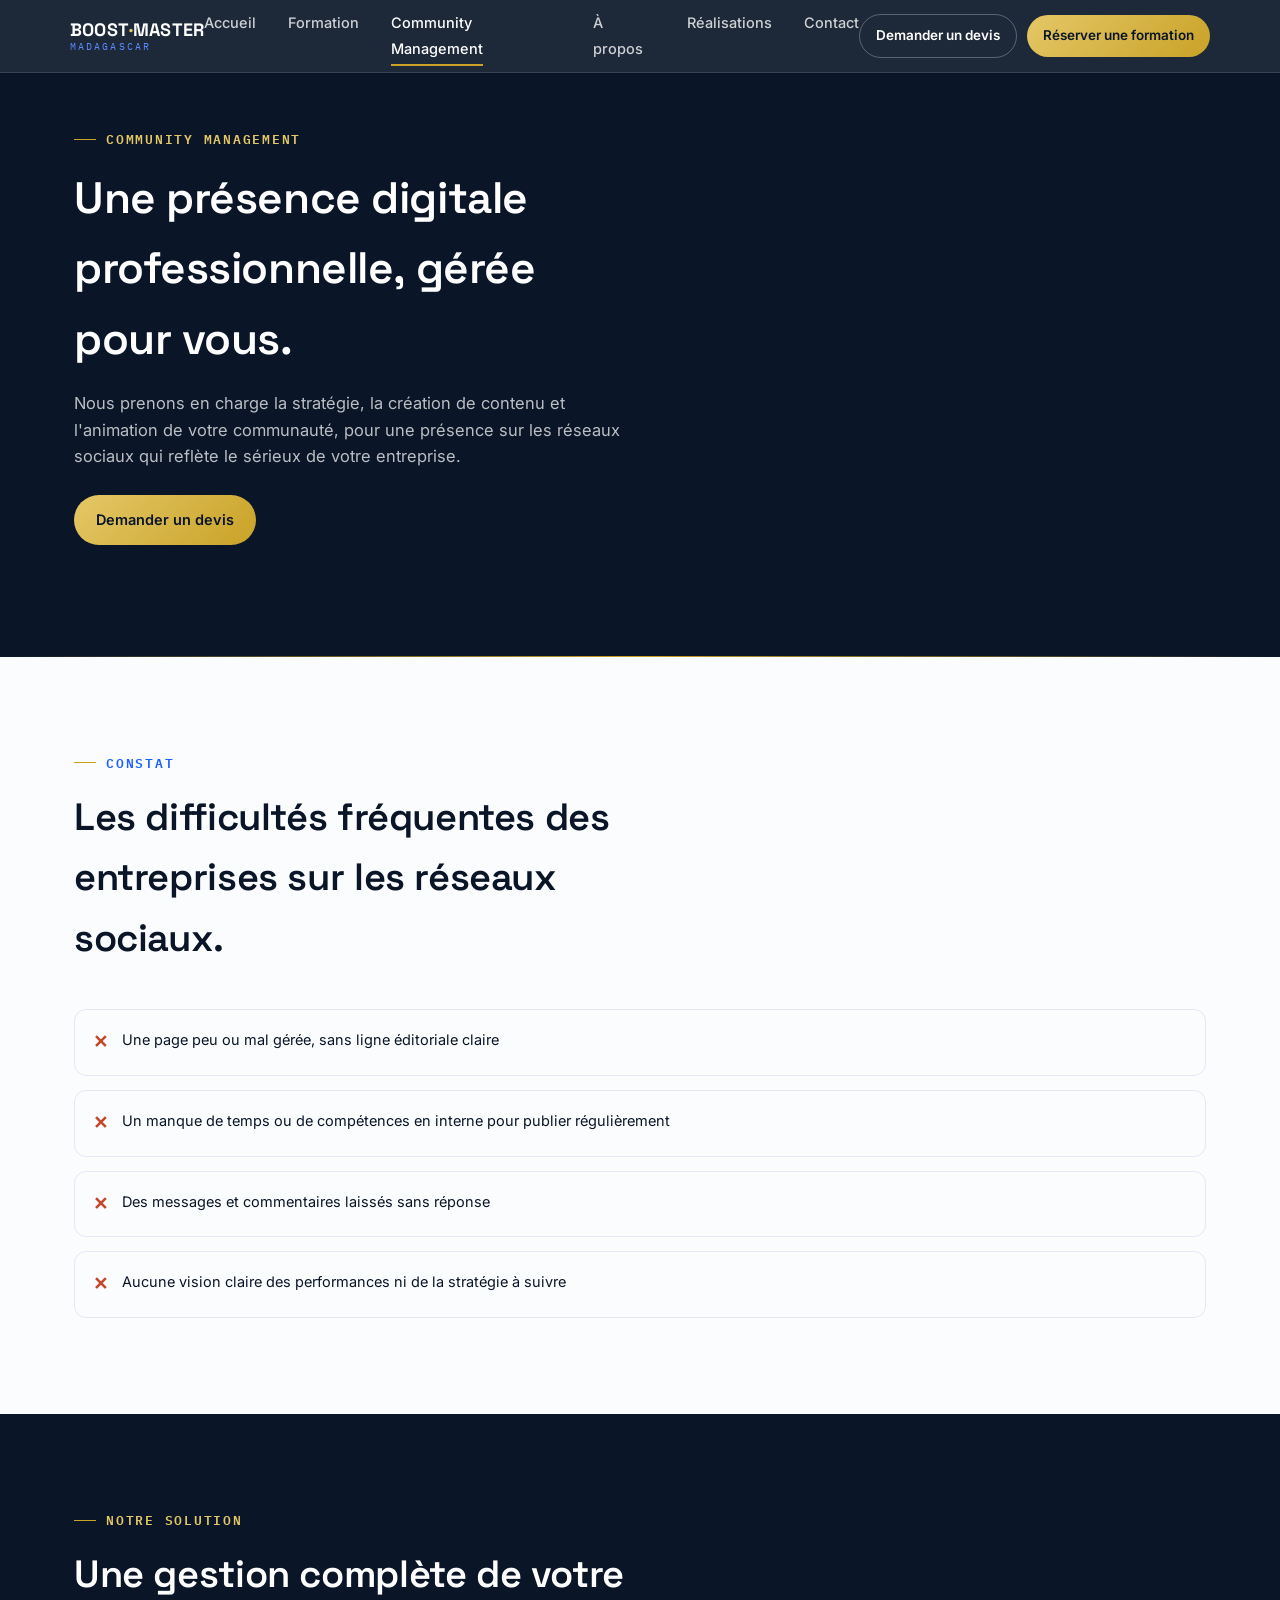
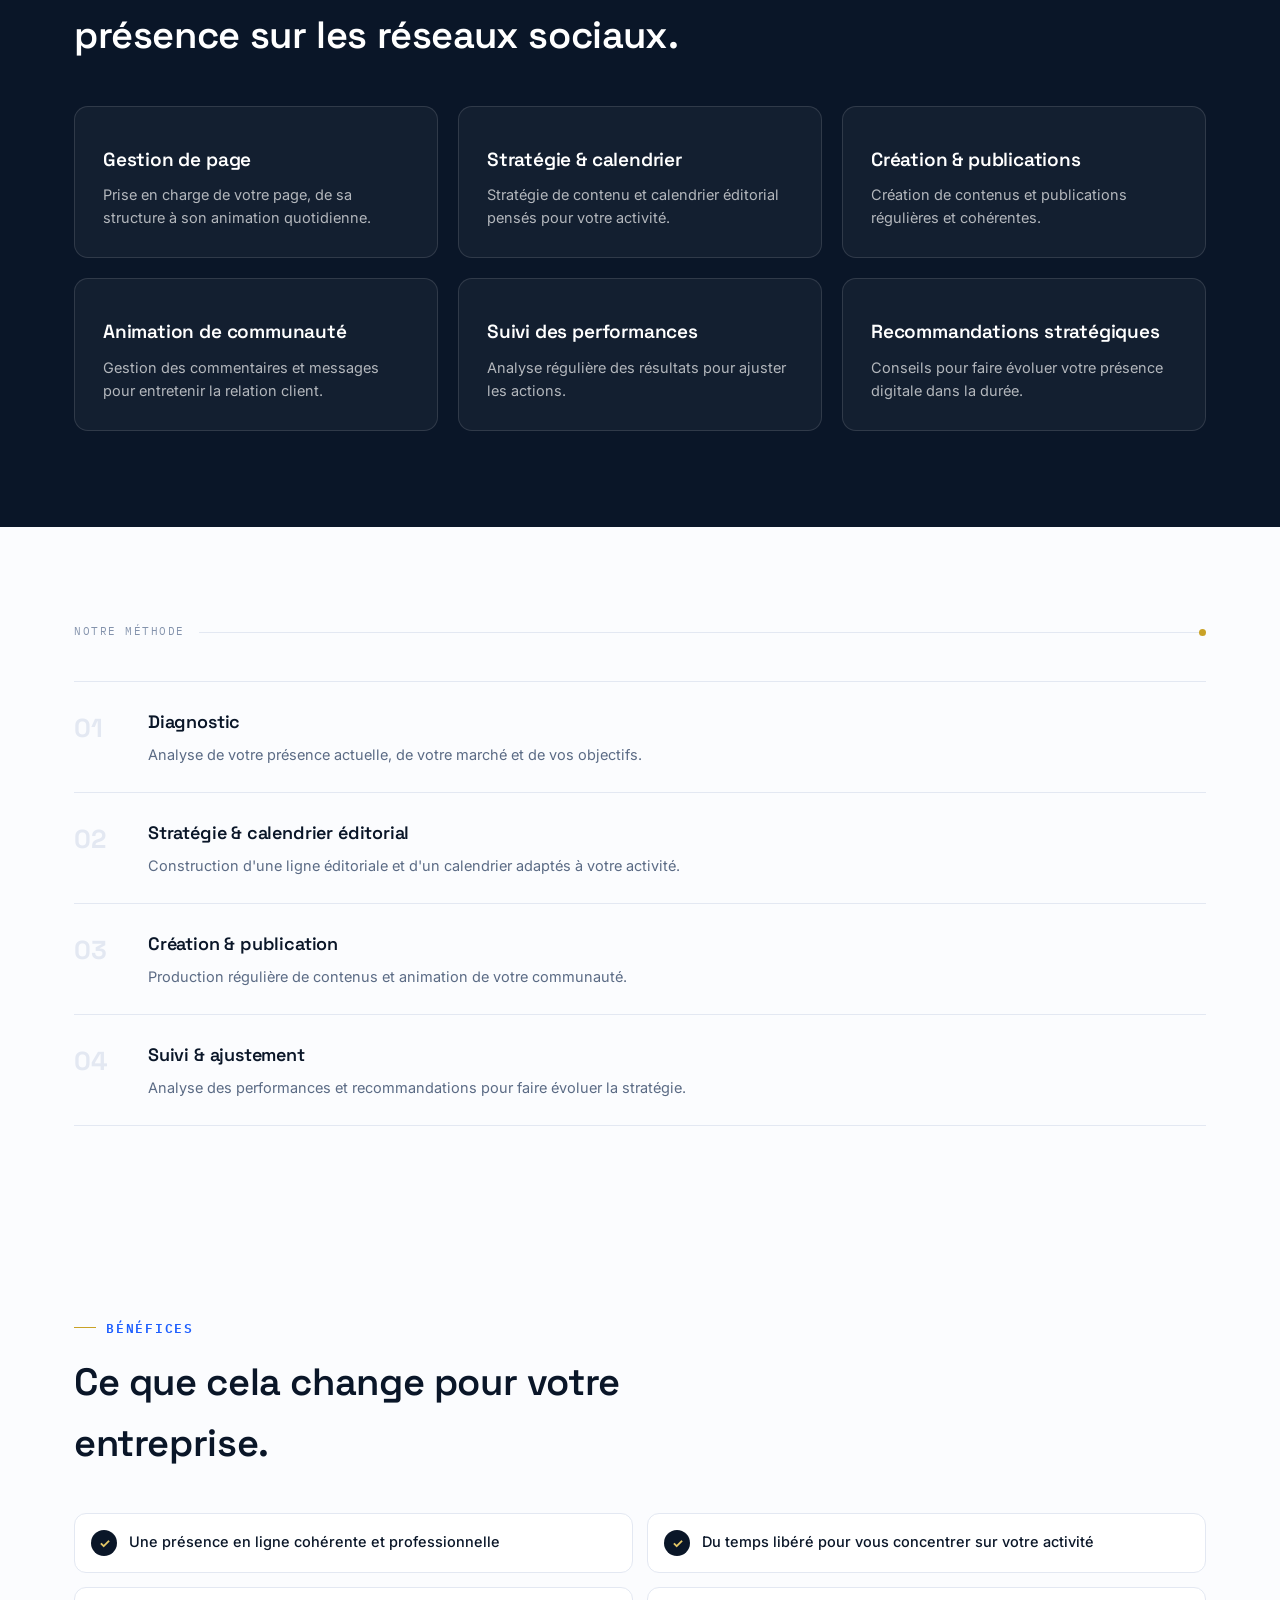
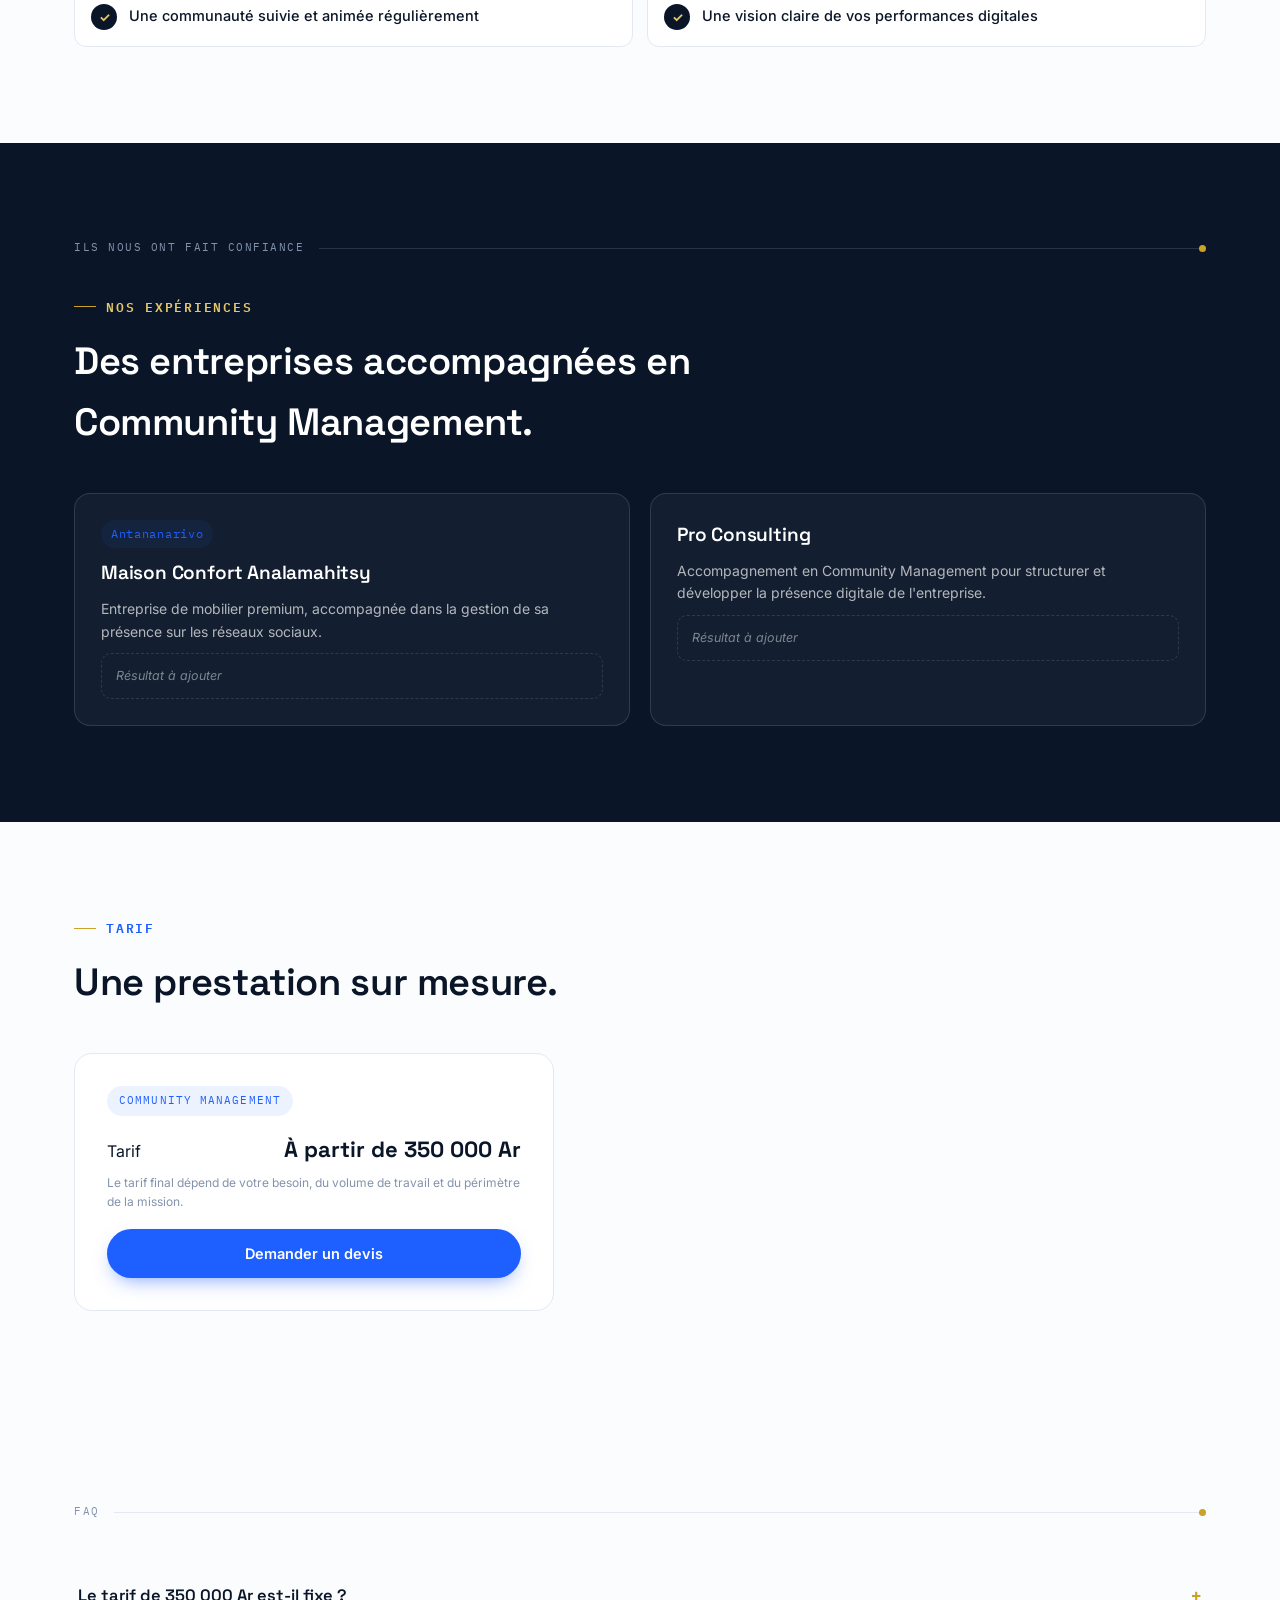
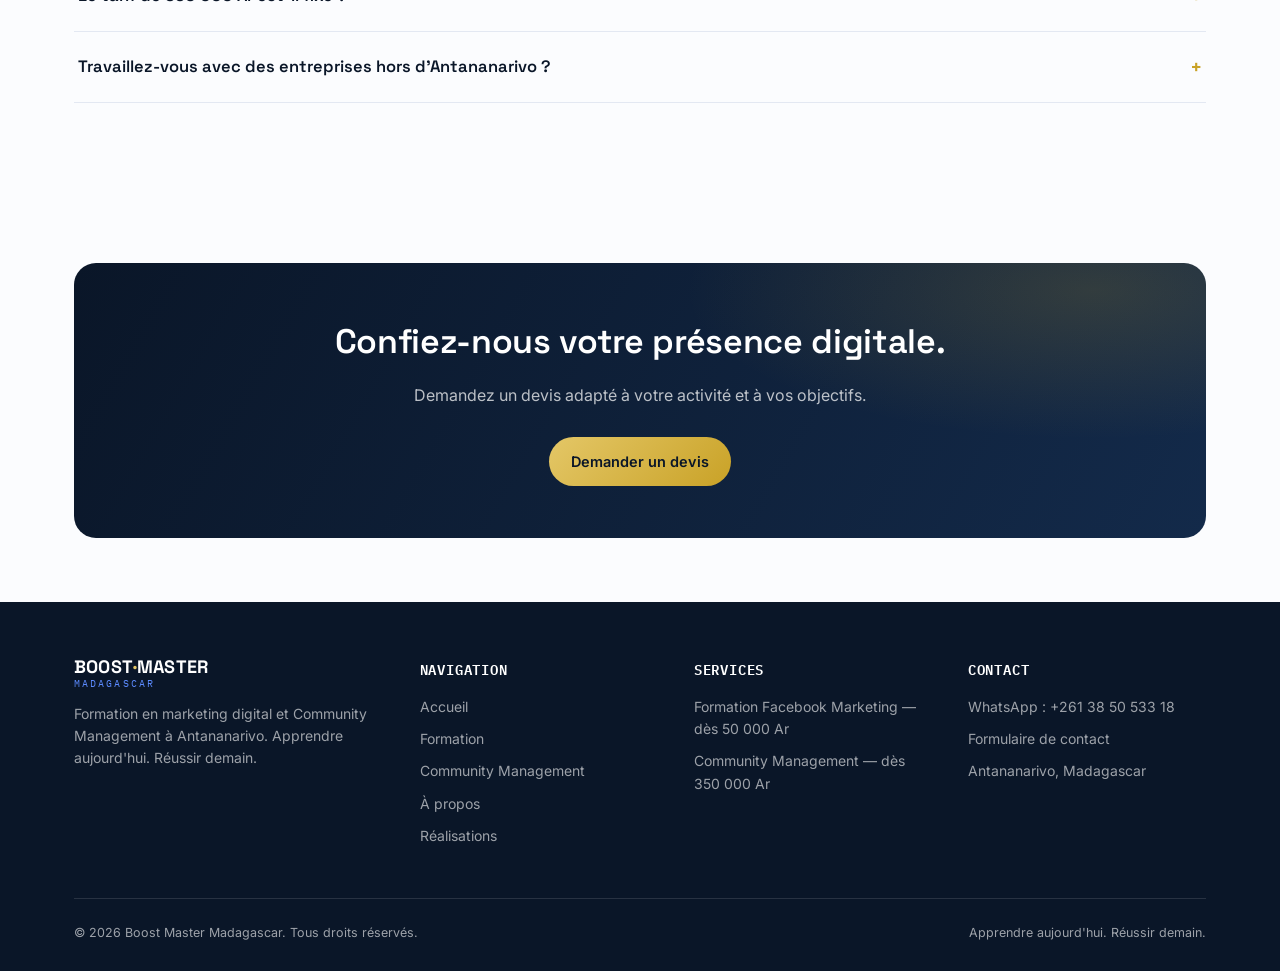
<file: community-management.html>
<!DOCTYPE html>
<html lang="fr">
<head>
<meta charset="UTF-8">
<meta name="viewport" content="width=device-width, initial-scale=1.0">
<title>Community Management à Madagascar — dès 350 000 Ar | Boost Master Madagascar</title>
<meta name="description" content="Confiez la gestion de vos réseaux sociaux à Boost Master Madagascar : stratégie de contenu, publications, animation de communauté et suivi des performances. Devis dès 350 000 Ar.">
<meta name="robots" content="index, follow">
<link rel="canonical" href="https://boostmastermadagascar.example/community-management.html">
<link rel="icon" href="favicon.svg" type="image/svg+xml">

<meta property="og:type" content="website">
<meta property="og:site_name" content="Boost Master Madagascar">
<meta property="og:title" content="Community Management à Madagascar — dès 350 000 Ar | Boost Master Madagascar">
<meta property="og:description" content="Confiez la gestion de vos réseaux sociaux à Boost Master Madagascar : stratégie de contenu, publications, animation de communauté et suivi des performances. Devis dès 350 000 Ar.">
<meta property="og:image" content="https://boostmastermadagascar.example/og-image.png">
<meta property="og:url" content="https://boostmastermadagascar.example/community-management.html">
<meta property="og:locale" content="fr_MG">

<meta name="twitter:card" content="summary_large_image">
<meta name="twitter:title" content="Community Management à Madagascar — dès 350 000 Ar | Boost Master Madagascar">
<meta name="twitter:description" content="Confiez la gestion de vos réseaux sociaux à Boost Master Madagascar : stratégie de contenu, publications, animation de communauté et suivi des performances. Devis dès 350 000 Ar.">
<meta name="twitter:image" content="https://boostmastermadagascar.example/og-image.png">

<link rel="preconnect" href="https://fonts.googleapis.com">
<link rel="preconnect" href="https://fonts.gstatic.com" crossorigin>
<link href="https://fonts.googleapis.com/css2?family=Space+Grotesk:wght@500;600;700&family=Inter:wght@400;500;600;700&family=IBM+Plex+Mono:wght@500;600&display=swap" rel="stylesheet">
<link rel="stylesheet" href="styles.css">

</head>
<body data-page="community-management">
<header>
  <div class="nav-inner">
    <a href="index.html" class="logo">
      <span class="l1">BOOST<span>·</span>MASTER</span>
      <span class="l2">Madagascar</span>
    </a>
    <nav class="primary-nav">
      <ul>
        <li><a href="index.html" data-page="accueil">Accueil</a></li>
        <li><a href="formation.html" data-page="formation">Formation</a></li>
        <li><a href="community-management.html" data-page="community-management">Community Management</a></li>
        <li><a href="a-propos.html" data-page="a-propos">À propos</a></li>
        <li><a href="realisations.html" data-page="realisations">Réalisations</a></li>
        <li><a href="contact.html" data-page="contact">Contact</a></li>
      </ul>
    </nav>
    <div class="header-actions">
      <a href="contact.html" class="btn btn-outline btn-sm">Demander un devis</a>
      <a href="formation.html" class="btn btn-gold btn-sm">Réserver une formation</a>
      <button class="menu-toggle" id="menuToggle" aria-label="Ouvrir le menu" aria-expanded="false"><span></span></button>
    </div>
  </div>
  <div class="mobile-menu" id="mobileMenu">
    <ul>
      <li><a href="index.html" data-page="accueil">Accueil</a></li>
      <li><a href="formation.html" data-page="formation">Formation</a></li>
      <li><a href="community-management.html" data-page="community-management">Community Management</a></li>
      <li><a href="a-propos.html" data-page="a-propos">À propos</a></li>
      <li><a href="realisations.html" data-page="realisations">Réalisations</a></li>
      <li><a href="contact.html" data-page="contact">Contact</a></li>
    </ul>
    <div class="mm-ctas">
      <a href="formation.html" class="btn btn-gold">Réserver une formation</a>
      <a href="contact.html" class="btn btn-outline">Demander un devis</a>
      <a href="https://wa.me/261385053318" target="_blank" rel="noopener" class="btn btn-wa">Contacter sur WhatsApp</a>
    </div>
  </div>
</header>

<a href="https://wa.me/261385053318" target="_blank" rel="noopener" class="wa-float" aria-label="Contacter sur WhatsApp">
  <svg viewBox="0 0 24 24" fill="#04250f"><path d="M12.04 2C6.58 2 2.13 6.45 2.13 11.91c0 1.75.46 3.39 1.26 4.81L2 22l5.42-1.35a9.9 9.9 0 0 0 4.62 1.15h.01c5.46 0 9.91-4.45 9.91-9.91S17.5 2 12.04 2Zm5.8 14.13c-.24.68-1.4 1.31-1.93 1.38-.5.07-1.02.28-3.44-.72-2.9-1.2-4.75-4.16-4.9-4.36-.14-.2-1.18-1.57-1.18-3 0-1.42.75-2.11 1.02-2.4.27-.28.58-.35.78-.35.2 0 .39 0 .56.01.18.01.42-.07.66.5.24.6.83 2.03.9 2.18.07.15.12.32.02.52-.1.2-.15.32-.3.49-.15.17-.31.38-.44.51-.15.15-.3.31-.13.6.17.3.76 1.25 1.63 2.02 1.12.99 2.06 1.3 2.36 1.45.3.15.48.13.65-.08.18-.2.75-.87.95-1.17.2-.3.4-.24.66-.15.27.1 1.7.8 1.99.95.3.15.49.22.56.35.08.13.08.75-.16 1.43Z"/></svg>
</a>


<a href="https://wa.me/261385053318" target="_blank" rel="noopener" class="wa-float" aria-label="Contacter sur WhatsApp">
  <svg viewBox="0 0 24 24" fill="#04250f"><path d="M12.04 2C6.58 2 2.13 6.45 2.13 11.91c0 1.75.46 3.39 1.26 4.81L2 22l5.42-1.35a9.9 9.9 0 0 0 4.62 1.15h.01c5.46 0 9.91-4.45 9.91-9.91S17.5 2 12.04 2Zm5.8 14.13c-.24.68-1.4 1.31-1.93 1.38-.5.07-1.02.28-3.44-.72-2.9-1.2-4.75-4.16-4.9-4.36-.14-.2-1.18-1.57-1.18-3 0-1.42.75-2.11 1.02-2.4.27-.28.58-.35.78-.35.2 0 .39 0 .56.01.18.01.42-.07.66.5.24.6.83 2.03.9 2.18.07.15.12.32.02.52-.1.2-.15.32-.3.49-.15.17-.31.38-.44.51-.15.15-.3.31-.13.6.17.3.76 1.25 1.63 2.02 1.12.99 2.06 1.3 2.36 1.45.3.15.48.13.65-.08.18-.2.75-.87.95-1.17.2-.3.4-.24.66-.15.27.1 1.7.8 1.99.95.3.15.49.22.56.35.08.13.08.75-.16 1.43Z"/></svg>
</a>

<main>
  <div class="page-hero">
    <div class="wrap">
      <div class="eyebrow on-dark">Community Management</div>
      <h1>Une présence digitale professionnelle, gérée pour vous.</h1>
      <p>Nous prenons en charge la stratégie, la création de contenu et l'animation de votre communauté, pour une présence sur les réseaux sociaux qui reflète le sérieux de votre entreprise.</p>
      <div class="hero-ctas"><a href="contact.html" class="btn btn-gold">Demander un devis</a></div>
    </div>
    <div class="page-hero-line"></div>
  </div>

  <section>
    <div class="wrap">
      <div class="section-head"><div class="eyebrow">Constat</div><h2>Les difficultés fréquentes des entreprises sur les réseaux sociaux.</h2></div>
      <div class="problem-list">
        <div class="problem-item"><span class="x">✕</span><p>Une page peu ou mal gérée, sans ligne éditoriale claire</p></div>
        <div class="problem-item"><span class="x">✕</span><p>Un manque de temps ou de compétences en interne pour publier régulièrement</p></div>
        <div class="problem-item"><span class="x">✕</span><p>Des messages et commentaires laissés sans réponse</p></div>
        <div class="problem-item"><span class="x">✕</span><p>Aucune vision claire des performances ni de la stratégie à suivre</p></div>
      </div>
    </div>
  </section>

  <section class="section-dark">
    <div class="wrap">
      <div class="section-head"><div class="eyebrow on-dark">Notre solution</div><h2 style="color:#fff;">Une gestion complète de votre présence sur les réseaux sociaux.</h2></div>
      <div class="grid-3">
        <div class="card" style="background:rgba(255,255,255,0.04);border-color:var(--line-dark);"><h3 style="color:#fff;">Gestion de page</h3><p style="color:rgba(255,255,255,0.68);">Prise en charge de votre page, de sa structure à son animation quotidienne.</p></div>
        <div class="card" style="background:rgba(255,255,255,0.04);border-color:var(--line-dark);"><h3 style="color:#fff;">Stratégie &amp; calendrier</h3><p style="color:rgba(255,255,255,0.68);">Stratégie de contenu et calendrier éditorial pensés pour votre activité.</p></div>
        <div class="card" style="background:rgba(255,255,255,0.04);border-color:var(--line-dark);"><h3 style="color:#fff;">Création &amp; publications</h3><p style="color:rgba(255,255,255,0.68);">Création de contenus et publications régulières et cohérentes.</p></div>
        <div class="card" style="background:rgba(255,255,255,0.04);border-color:var(--line-dark);"><h3 style="color:#fff;">Animation de communauté</h3><p style="color:rgba(255,255,255,0.68);">Gestion des commentaires et messages pour entretenir la relation client.</p></div>
        <div class="card" style="background:rgba(255,255,255,0.04);border-color:var(--line-dark);"><h3 style="color:#fff;">Suivi des performances</h3><p style="color:rgba(255,255,255,0.68);">Analyse régulière des résultats pour ajuster les actions.</p></div>
        <div class="card" style="background:rgba(255,255,255,0.04);border-color:var(--line-dark);"><h3 style="color:#fff;">Recommandations stratégiques</h3><p style="color:rgba(255,255,255,0.68);">Conseils pour faire évoluer votre présence digitale dans la durée.</p></div>
      </div>
    </div>
  </section>

  <section>
    <div class="wrap">
      <div class="progress-divider"><span>Notre méthode</span><div class="track"></div></div>
      <div class="method-steps">
        <div class="method-step"><div class="step-num">01</div><div><h4>Diagnostic</h4><p>Analyse de votre présence actuelle, de votre marché et de vos objectifs.</p></div></div>
        <div class="method-step"><div class="step-num">02</div><div><h4>Stratégie &amp; calendrier éditorial</h4><p>Construction d'une ligne éditoriale et d'un calendrier adaptés à votre activité.</p></div></div>
        <div class="method-step"><div class="step-num">03</div><div><h4>Création &amp; publication</h4><p>Production régulière de contenus et animation de votre communauté.</p></div></div>
        <div class="method-step"><div class="step-num">04</div><div><h4>Suivi &amp; ajustement</h4><p>Analyse des performances et recommandations pour faire évoluer la stratégie.</p></div></div>
      </div>
    </div>
  </section>

  <section>
    <div class="wrap">
      <div class="section-head"><div class="eyebrow">Bénéfices</div><h2>Ce que cela change pour votre entreprise.</h2></div>
      <div class="why-list">
        <div class="why-item"><span class="check">✓</span><p>Une présence en ligne cohérente et professionnelle</p></div>
        <div class="why-item"><span class="check">✓</span><p>Du temps libéré pour vous concentrer sur votre activité</p></div>
        <div class="why-item"><span class="check">✓</span><p>Une communauté suivie et animée régulièrement</p></div>
        <div class="why-item"><span class="check">✓</span><p>Une vision claire de vos performances digitales</p></div>
      </div>
    </div>
  </section>

  <section class="section-dark">
    <div class="wrap">
      <div class="progress-divider"><span>Ils nous ont fait confiance</span><div class="track" style="background:var(--line-dark);"></div></div>
      <div class="section-head"><div class="eyebrow on-dark">Nos expériences</div><h2 style="color:#fff;">Des entreprises accompagnées en Community Management.</h2></div>
      <div class="grid-2">
        <div class="ref-card" style="background:rgba(255,255,255,0.04);border-color:var(--line-dark);">
          <div class="tag-row"><span class="ref-tag">Antananarivo</span></div>
          <h3 style="color:#fff;">Maison Confort Analamahitsy</h3>
          <p style="color:rgba(255,255,255,0.68);">Entreprise de mobilier premium, accompagnée dans la gestion de sa présence sur les réseaux sociaux.</p>
          <div class="ref-placeholder" style="border-color:var(--line-dark);color:rgba(255,255,255,0.45);">Résultat à ajouter</div>
        </div>
        <div class="ref-card" style="background:rgba(255,255,255,0.04);border-color:var(--line-dark);">
          <h3 style="color:#fff;">Pro Consulting</h3>
          <p style="color:rgba(255,255,255,0.68);">Accompagnement en Community Management pour structurer et développer la présence digitale de l'entreprise.</p>
          <div class="ref-placeholder" style="border-color:var(--line-dark);color:rgba(255,255,255,0.45);">Résultat à ajouter</div>
        </div>
      </div>
    </div>
  </section>

  <section>
    <div class="wrap">
      <div class="section-head"><div class="eyebrow">Tarif</div><h2>Une prestation sur mesure.</h2></div>
      <div class="service-card" style="max-width:480px;">
        <span class="badge">Community Management</span>
        <div class="price-row" style="border-top:none;padding-top:0;"><span>Tarif</span><span class="price">À partir de 350 000 Ar</span></div>
        <p class="price-note">Le tarif final dépend de votre besoin, du volume de travail et du périmètre de la mission.</p>
        <a href="contact.html" class="btn btn-primary" style="width:100%;">Demander un devis</a>
      </div>
    </div>
  </section>

  <section>
    <div class="wrap">
      <div class="progress-divider"><span>FAQ</span><div class="track"></div></div>
      <div class="faq-list">
        <div class="faq-item"><button class="faq-q"><span>Le tarif de 350 000 Ar est-il fixe ?</span><span class="plus">+</span></button><div class="faq-a"><p>Non, c'est un tarif de départ. Le montant final est défini selon votre besoin, le volume de travail et le périmètre de la mission, après échange avec vous.</p></div></div>
        <div class="faq-item"><button class="faq-q"><span>Travaillez-vous avec des entreprises hors d'Antananarivo ?</span><span class="plus">+</span></button><div class="faq-a"><p>Contactez-nous pour en discuter : nous étudions chaque demande selon le contexte du projet.</p></div></div>
      </div>
    </div>
  </section>

  <section class="tight">
    <div class="wrap">
      <div class="cta-band">
        <h2>Confiez-nous votre présence digitale.</h2>
        <p>Demandez un devis adapté à votre activité et à vos objectifs.</p>
        <div class="hero-ctas"><a href="contact.html" class="btn btn-gold">Demander un devis</a></div>
      </div>
    </div>
  </section>
</main>

<footer>
  <div class="wrap">
    <div class="footer-grid">
      <div class="footer-logo">
        <div class="logo"><span class="l1" style="color:#fff;">BOOST<span style="color:var(--gold-light);">·</span>MASTER</span><span class="l2">Madagascar</span></div>
        <p>Formation en marketing digital et Community Management à Antananarivo. Apprendre aujourd'hui. Réussir demain.</p>
      </div>
      <div>
        <h4>Navigation</h4>
        <ul>
          <li><a href="index.html">Accueil</a></li>
          <li><a href="formation.html">Formation</a></li>
          <li><a href="community-management.html">Community Management</a></li>
          <li><a href="a-propos.html">À propos</a></li>
          <li><a href="realisations.html">Réalisations</a></li>
        </ul>
      </div>
      <div>
        <h4>Services</h4>
        <ul>
          <li><a href="formation.html">Formation Facebook Marketing — dès 50 000 Ar</a></li>
          <li><a href="community-management.html">Community Management — dès 350 000 Ar</a></li>
        </ul>
      </div>
      <div>
        <h4>Contact</h4>
        <ul>
          <li><a href="https://wa.me/261385053318" target="_blank" rel="noopener">WhatsApp : +261 38 50 533 18</a></li>
          <li><a href="contact.html">Formulaire de contact</a></li>
          <li>Antananarivo, Madagascar</li>
        </ul>
      </div>
    </div>
    <div class="footer-bottom">
      <span>© 2026 Boost Master Madagascar. Tous droits réservés.</span>
      <span>Apprendre aujourd'hui. Réussir demain.</span>
    </div>
  </div>
</footer>

<script src="script.js"></script>
</body>
</html>
</file>
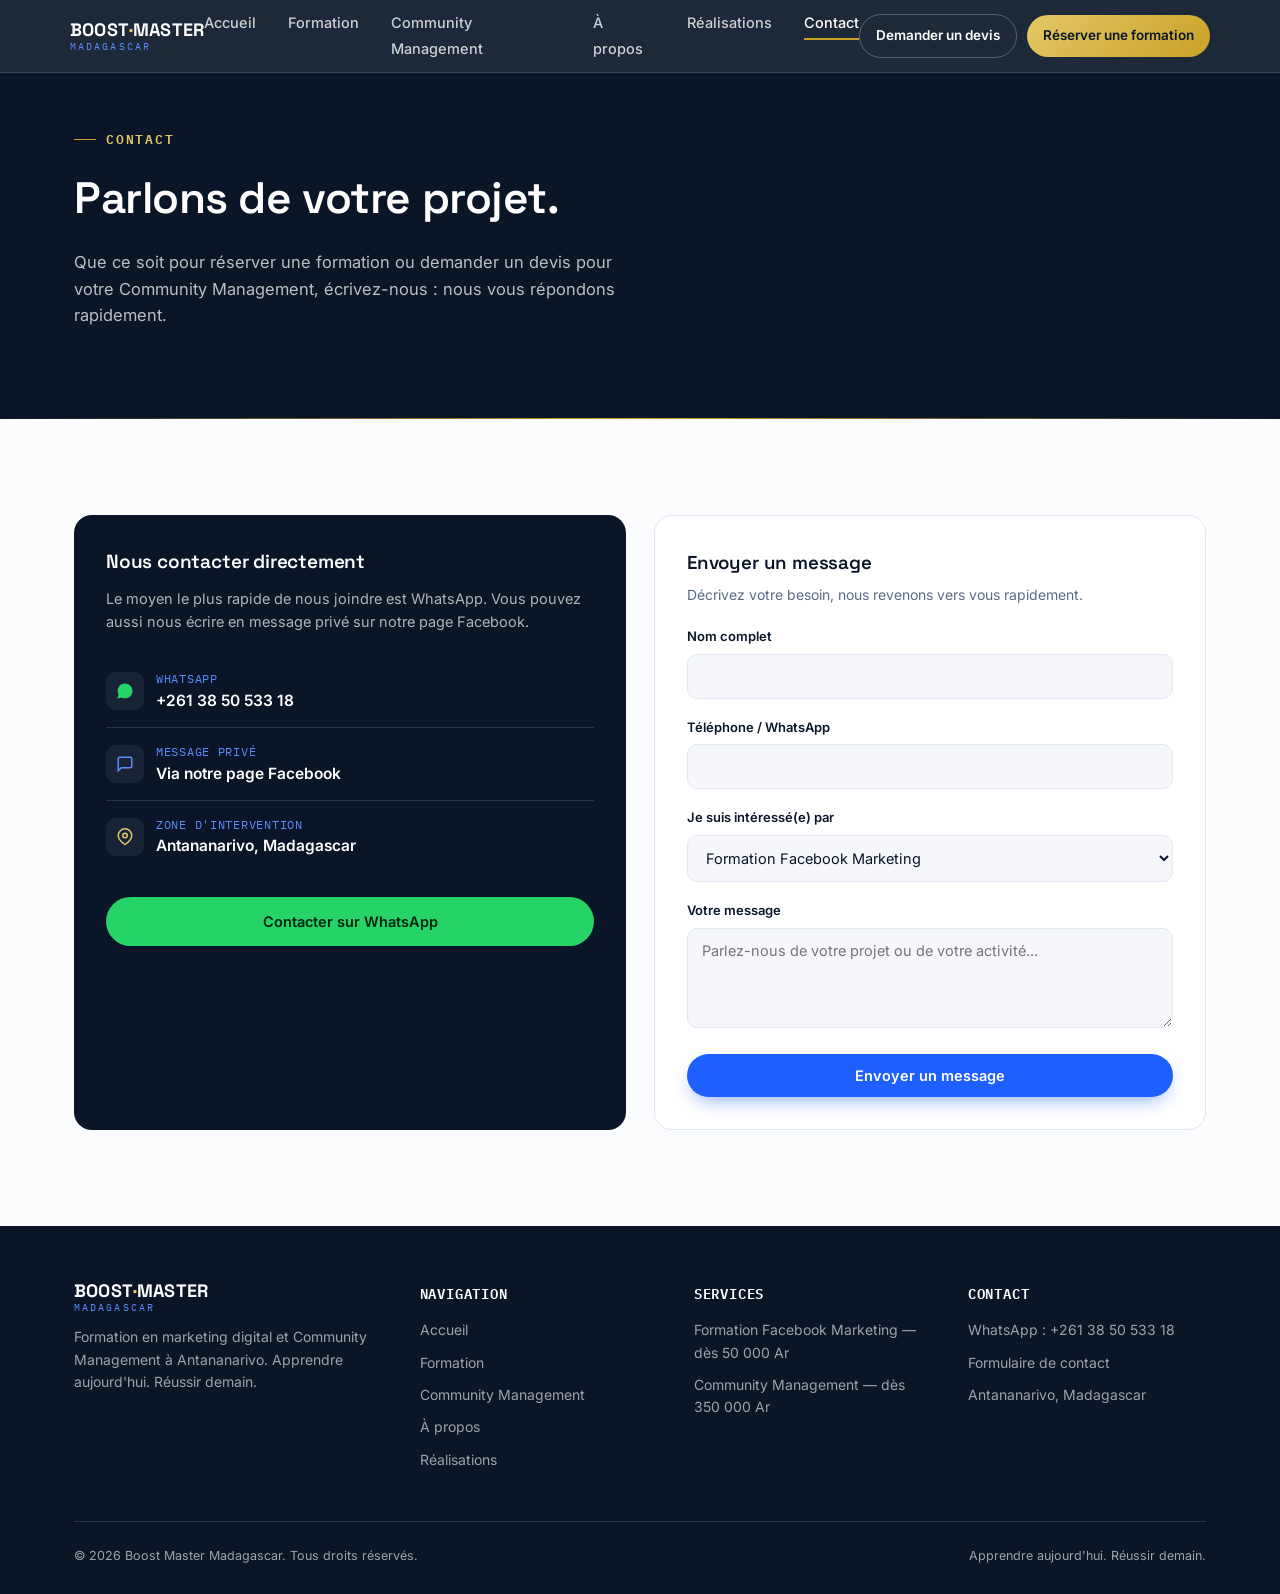
<file: contact.html>
<!DOCTYPE html>
<html lang="fr">
<head>
<meta charset="UTF-8">
<meta name="viewport" content="width=device-width, initial-scale=1.0">
<title>Contact — Boost Master Madagascar | WhatsApp +261 38 50 533 18</title>
<meta name="description" content="Contactez Boost Master Madagascar pour réserver une formation Facebook Marketing ou demander un devis Community Management. WhatsApp direct : +261 38 50 533 18.">
<meta name="robots" content="index, follow">
<link rel="canonical" href="https://boostmastermadagascar.example/contact.html">
<link rel="icon" href="favicon.svg" type="image/svg+xml">

<meta property="og:type" content="website">
<meta property="og:site_name" content="Boost Master Madagascar">
<meta property="og:title" content="Contact — Boost Master Madagascar | WhatsApp +261 38 50 533 18">
<meta property="og:description" content="Contactez Boost Master Madagascar pour réserver une formation Facebook Marketing ou demander un devis Community Management. WhatsApp direct : +261 38 50 533 18.">
<meta property="og:image" content="https://boostmastermadagascar.example/og-image.png">
<meta property="og:url" content="https://boostmastermadagascar.example/contact.html">
<meta property="og:locale" content="fr_MG">

<meta name="twitter:card" content="summary_large_image">
<meta name="twitter:title" content="Contact — Boost Master Madagascar | WhatsApp +261 38 50 533 18">
<meta name="twitter:description" content="Contactez Boost Master Madagascar pour réserver une formation Facebook Marketing ou demander un devis Community Management. WhatsApp direct : +261 38 50 533 18.">
<meta name="twitter:image" content="https://boostmastermadagascar.example/og-image.png">

<link rel="preconnect" href="https://fonts.googleapis.com">
<link rel="preconnect" href="https://fonts.gstatic.com" crossorigin>
<link href="https://fonts.googleapis.com/css2?family=Space+Grotesk:wght@500;600;700&family=Inter:wght@400;500;600;700&family=IBM+Plex+Mono:wght@500;600&display=swap" rel="stylesheet">
<link rel="stylesheet" href="styles.css">

</head>
<body data-page="contact">
<header>
  <div class="nav-inner">
    <a href="index.html" class="logo">
      <span class="l1">BOOST<span>·</span>MASTER</span>
      <span class="l2">Madagascar</span>
    </a>
    <nav class="primary-nav">
      <ul>
        <li><a href="index.html" data-page="accueil">Accueil</a></li>
        <li><a href="formation.html" data-page="formation">Formation</a></li>
        <li><a href="community-management.html" data-page="community-management">Community Management</a></li>
        <li><a href="a-propos.html" data-page="a-propos">À propos</a></li>
        <li><a href="realisations.html" data-page="realisations">Réalisations</a></li>
        <li><a href="contact.html" data-page="contact">Contact</a></li>
      </ul>
    </nav>
    <div class="header-actions">
      <a href="contact.html" class="btn btn-outline btn-sm">Demander un devis</a>
      <a href="formation.html" class="btn btn-gold btn-sm">Réserver une formation</a>
      <button class="menu-toggle" id="menuToggle" aria-label="Ouvrir le menu" aria-expanded="false"><span></span></button>
    </div>
  </div>
  <div class="mobile-menu" id="mobileMenu">
    <ul>
      <li><a href="index.html" data-page="accueil">Accueil</a></li>
      <li><a href="formation.html" data-page="formation">Formation</a></li>
      <li><a href="community-management.html" data-page="community-management">Community Management</a></li>
      <li><a href="a-propos.html" data-page="a-propos">À propos</a></li>
      <li><a href="realisations.html" data-page="realisations">Réalisations</a></li>
      <li><a href="contact.html" data-page="contact">Contact</a></li>
    </ul>
    <div class="mm-ctas">
      <a href="formation.html" class="btn btn-gold">Réserver une formation</a>
      <a href="contact.html" class="btn btn-outline">Demander un devis</a>
      <a href="https://wa.me/261385053318" target="_blank" rel="noopener" class="btn btn-wa">Contacter sur WhatsApp</a>
    </div>
  </div>
</header>

<a href="https://wa.me/261385053318" target="_blank" rel="noopener" class="wa-float" aria-label="Contacter sur WhatsApp">
  <svg viewBox="0 0 24 24" fill="#04250f"><path d="M12.04 2C6.58 2 2.13 6.45 2.13 11.91c0 1.75.46 3.39 1.26 4.81L2 22l5.42-1.35a9.9 9.9 0 0 0 4.62 1.15h.01c5.46 0 9.91-4.45 9.91-9.91S17.5 2 12.04 2Zm5.8 14.13c-.24.68-1.4 1.31-1.93 1.38-.5.07-1.02.28-3.44-.72-2.9-1.2-4.75-4.16-4.9-4.36-.14-.2-1.18-1.57-1.18-3 0-1.42.75-2.11 1.02-2.4.27-.28.58-.35.78-.35.2 0 .39 0 .56.01.18.01.42-.07.66.5.24.6.83 2.03.9 2.18.07.15.12.32.02.52-.1.2-.15.32-.3.49-.15.17-.31.38-.44.51-.15.15-.3.31-.13.6.17.3.76 1.25 1.63 2.02 1.12.99 2.06 1.3 2.36 1.45.3.15.48.13.65-.08.18-.2.75-.87.95-1.17.2-.3.4-.24.66-.15.27.1 1.7.8 1.99.95.3.15.49.22.56.35.08.13.08.75-.16 1.43Z"/></svg>
</a>


<a href="https://wa.me/261385053318" target="_blank" rel="noopener" class="wa-float" aria-label="Contacter sur WhatsApp">
  <svg viewBox="0 0 24 24" fill="#04250f"><path d="M12.04 2C6.58 2 2.13 6.45 2.13 11.91c0 1.75.46 3.39 1.26 4.81L2 22l5.42-1.35a9.9 9.9 0 0 0 4.62 1.15h.01c5.46 0 9.91-4.45 9.91-9.91S17.5 2 12.04 2Zm5.8 14.13c-.24.68-1.4 1.31-1.93 1.38-.5.07-1.02.28-3.44-.72-2.9-1.2-4.75-4.16-4.9-4.36-.14-.2-1.18-1.57-1.18-3 0-1.42.75-2.11 1.02-2.4.27-.28.58-.35.78-.35.2 0 .39 0 .56.01.18.01.42-.07.66.5.24.6.83 2.03.9 2.18.07.15.12.32.02.52-.1.2-.15.32-.3.49-.15.17-.31.38-.44.51-.15.15-.3.31-.13.6.17.3.76 1.25 1.63 2.02 1.12.99 2.06 1.3 2.36 1.45.3.15.48.13.65-.08.18-.2.75-.87.95-1.17.2-.3.4-.24.66-.15.27.1 1.7.8 1.99.95.3.15.49.22.56.35.08.13.08.75-.16 1.43Z"/></svg>
</a>

<main>
  <div class="page-hero">
    <div class="wrap">
      <div class="eyebrow on-dark">Contact</div>
      <h1>Parlons de votre projet.</h1>
      <p>Que ce soit pour réserver une formation ou demander un devis pour votre Community Management, écrivez-nous : nous vous répondons rapidement.</p>
    </div>
    <div class="page-hero-line"></div>
  </div>

  <section>
    <div class="wrap">
      <div class="contact-grid">
        <div class="contact-card">
          <h3>Nous contacter directement</h3>
          <p>Le moyen le plus rapide de nous joindre est WhatsApp. Vous pouvez aussi nous écrire en message privé sur notre page Facebook.</p>
          <div class="contact-row">
            <div class="ic"><svg viewBox="0 0 24 24" fill="#25D366"><path d="M12.04 2C6.58 2 2.13 6.45 2.13 11.91c0 1.75.46 3.39 1.26 4.81L2 22l5.42-1.35a9.9 9.9 0 0 0 4.62 1.15h.01c5.46 0 9.91-4.45 9.91-9.91S17.5 2 12.04 2Z"/></svg></div>
            <div><div class="lbl">WhatsApp</div><div class="val">+261 38 50 533 18</div></div>
          </div>
          <div class="contact-row">
            <div class="ic"><svg viewBox="0 0 24 24" fill="none" stroke="#5C8BFF" stroke-width="2"><path d="M21 15a2 2 0 0 1-2 2H7l-4 4V5a2 2 0 0 1 2-2h14a2 2 0 0 1 2 2z"/></svg></div>
            <div><div class="lbl">Message privé</div><div class="val">Via notre page Facebook</div></div>
          </div>
          <div class="contact-row">
            <div class="ic"><svg viewBox="0 0 24 24" fill="none" stroke="#E4C767" stroke-width="2"><path d="M21 10c0 6-9 12-9 12s-9-6-9-12a9 9 0 0 1 18 0Z"/><circle cx="12" cy="10" r="3"/></svg></div>
            <div><div class="lbl">Zone d'intervention</div><div class="val">Antananarivo, Madagascar</div></div>
          </div>
          <div style="margin-top:24px;display:flex;flex-direction:column;gap:12px;">
            <a href="https://wa.me/261385053318" target="_blank" rel="noopener" class="btn btn-wa" style="width:100%;">Contacter sur WhatsApp</a>
          </div>
        </div>

        <form class="contact-form" id="contactForm">
          <h3 style="margin-bottom:6px;">Envoyer un message</h3>
          <p style="color:var(--gray);font-size:14px;margin-bottom:20px;">Décrivez votre besoin, nous revenons vers vous rapidement.</p>
          <div class="field"><label for="nom">Nom complet</label><input type="text" id="nom" required></div>
          <div class="field"><label for="tel">Téléphone / WhatsApp</label><input type="tel" id="tel" required></div>
          <div class="field">
            <label for="sujet">Je suis intéressé(e) par</label>
            <select id="sujet">
              <option>Formation Facebook Marketing</option>
              <option>Community Management</option>
              <option>Autre demande</option>
            </select>
          </div>
          <div class="field"><label for="msg">Votre message</label><textarea id="msg" required placeholder="Parlez-nous de votre projet ou de votre activité..."></textarea></div>
          <button type="submit" class="btn btn-primary" style="width:100%;">Envoyer un message</button>
          <div class="form-msg" id="formMsg">Merci ! Votre message a bien été préparé. Pour une réponse plus rapide, contactez-nous directement sur WhatsApp au +261 38 50 533 18.</div>
        </form>
      </div>
    </div>
  </section>
</main>

<footer>
  <div class="wrap">
    <div class="footer-grid">
      <div class="footer-logo">
        <div class="logo"><span class="l1" style="color:#fff;">BOOST<span style="color:var(--gold-light);">·</span>MASTER</span><span class="l2">Madagascar</span></div>
        <p>Formation en marketing digital et Community Management à Antananarivo. Apprendre aujourd'hui. Réussir demain.</p>
      </div>
      <div>
        <h4>Navigation</h4>
        <ul>
          <li><a href="index.html">Accueil</a></li>
          <li><a href="formation.html">Formation</a></li>
          <li><a href="community-management.html">Community Management</a></li>
          <li><a href="a-propos.html">À propos</a></li>
          <li><a href="realisations.html">Réalisations</a></li>
        </ul>
      </div>
      <div>
        <h4>Services</h4>
        <ul>
          <li><a href="formation.html">Formation Facebook Marketing — dès 50 000 Ar</a></li>
          <li><a href="community-management.html">Community Management — dès 350 000 Ar</a></li>
        </ul>
      </div>
      <div>
        <h4>Contact</h4>
        <ul>
          <li><a href="https://wa.me/261385053318" target="_blank" rel="noopener">WhatsApp : +261 38 50 533 18</a></li>
          <li><a href="contact.html">Formulaire de contact</a></li>
          <li>Antananarivo, Madagascar</li>
        </ul>
      </div>
    </div>
    <div class="footer-bottom">
      <span>© 2026 Boost Master Madagascar. Tous droits réservés.</span>
      <span>Apprendre aujourd'hui. Réussir demain.</span>
    </div>
  </div>
</footer>

<script src="script.js"></script>
</body>
</html>
</file>
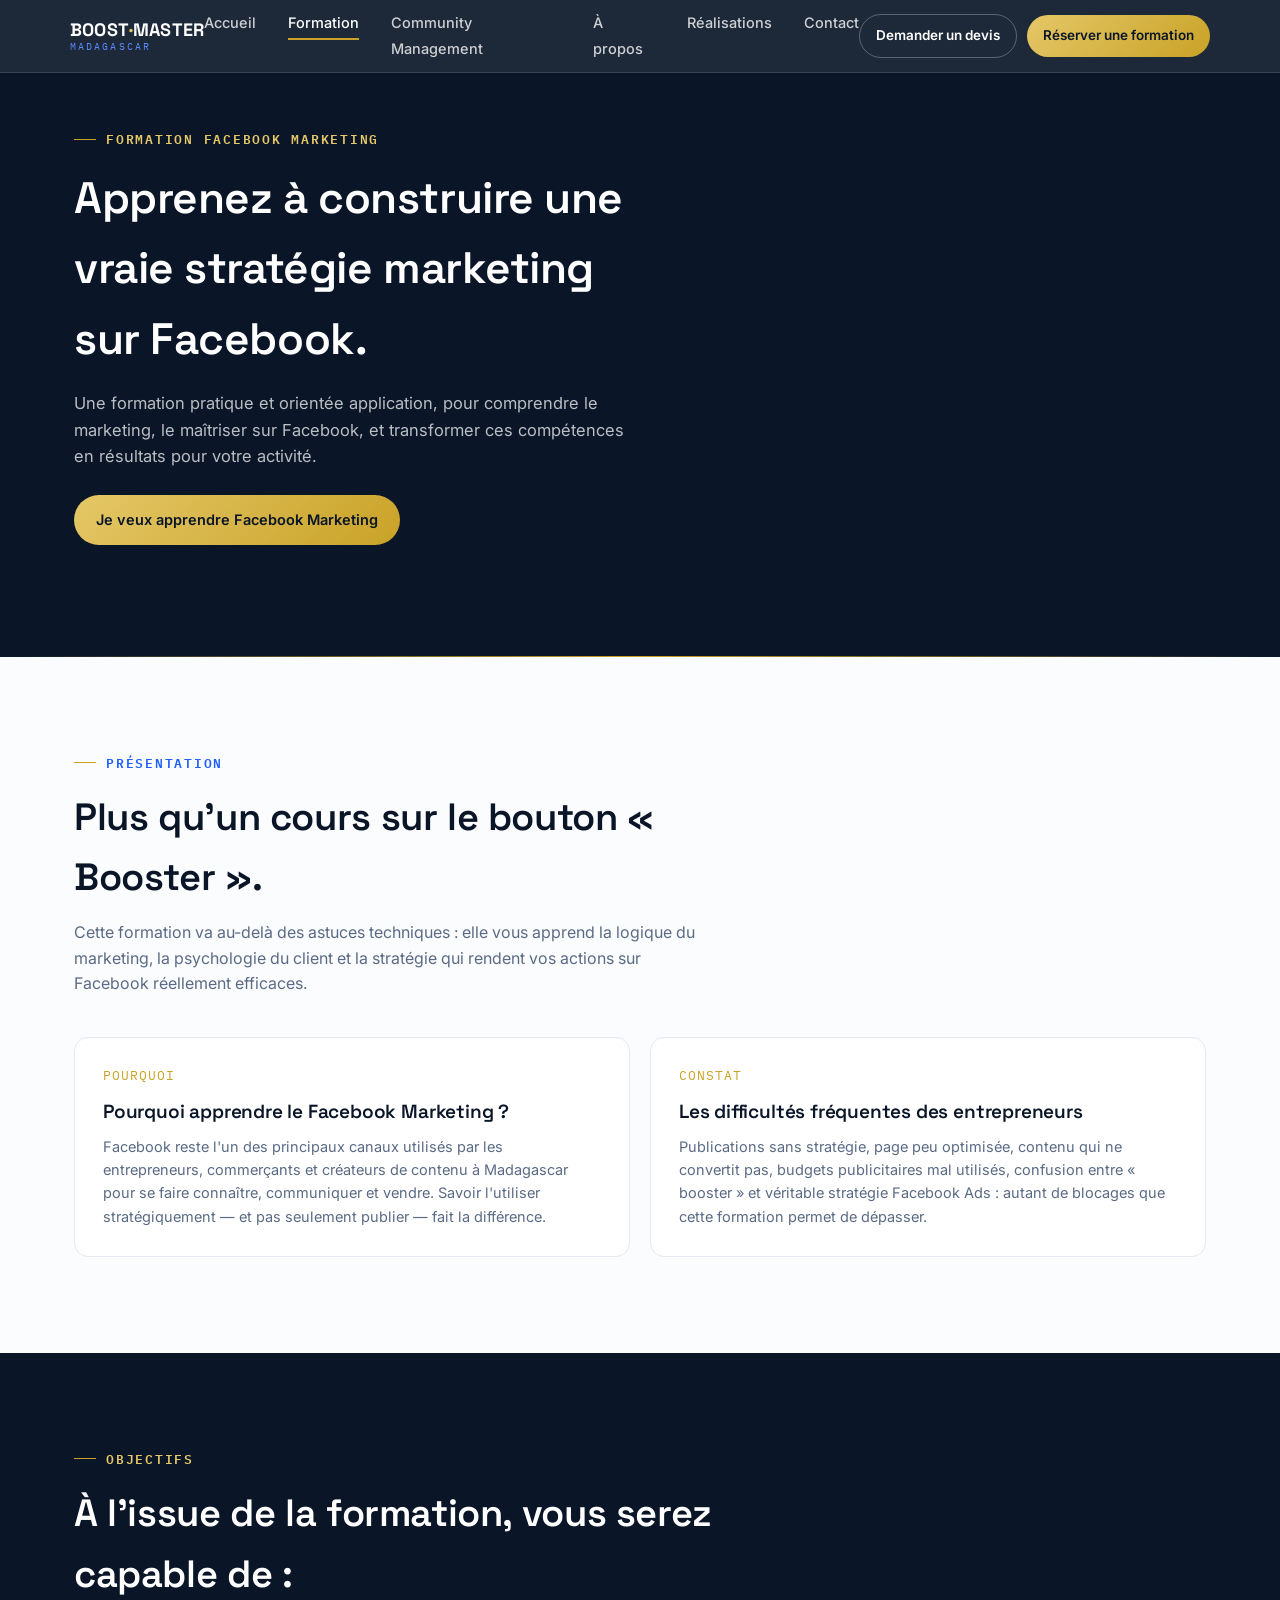
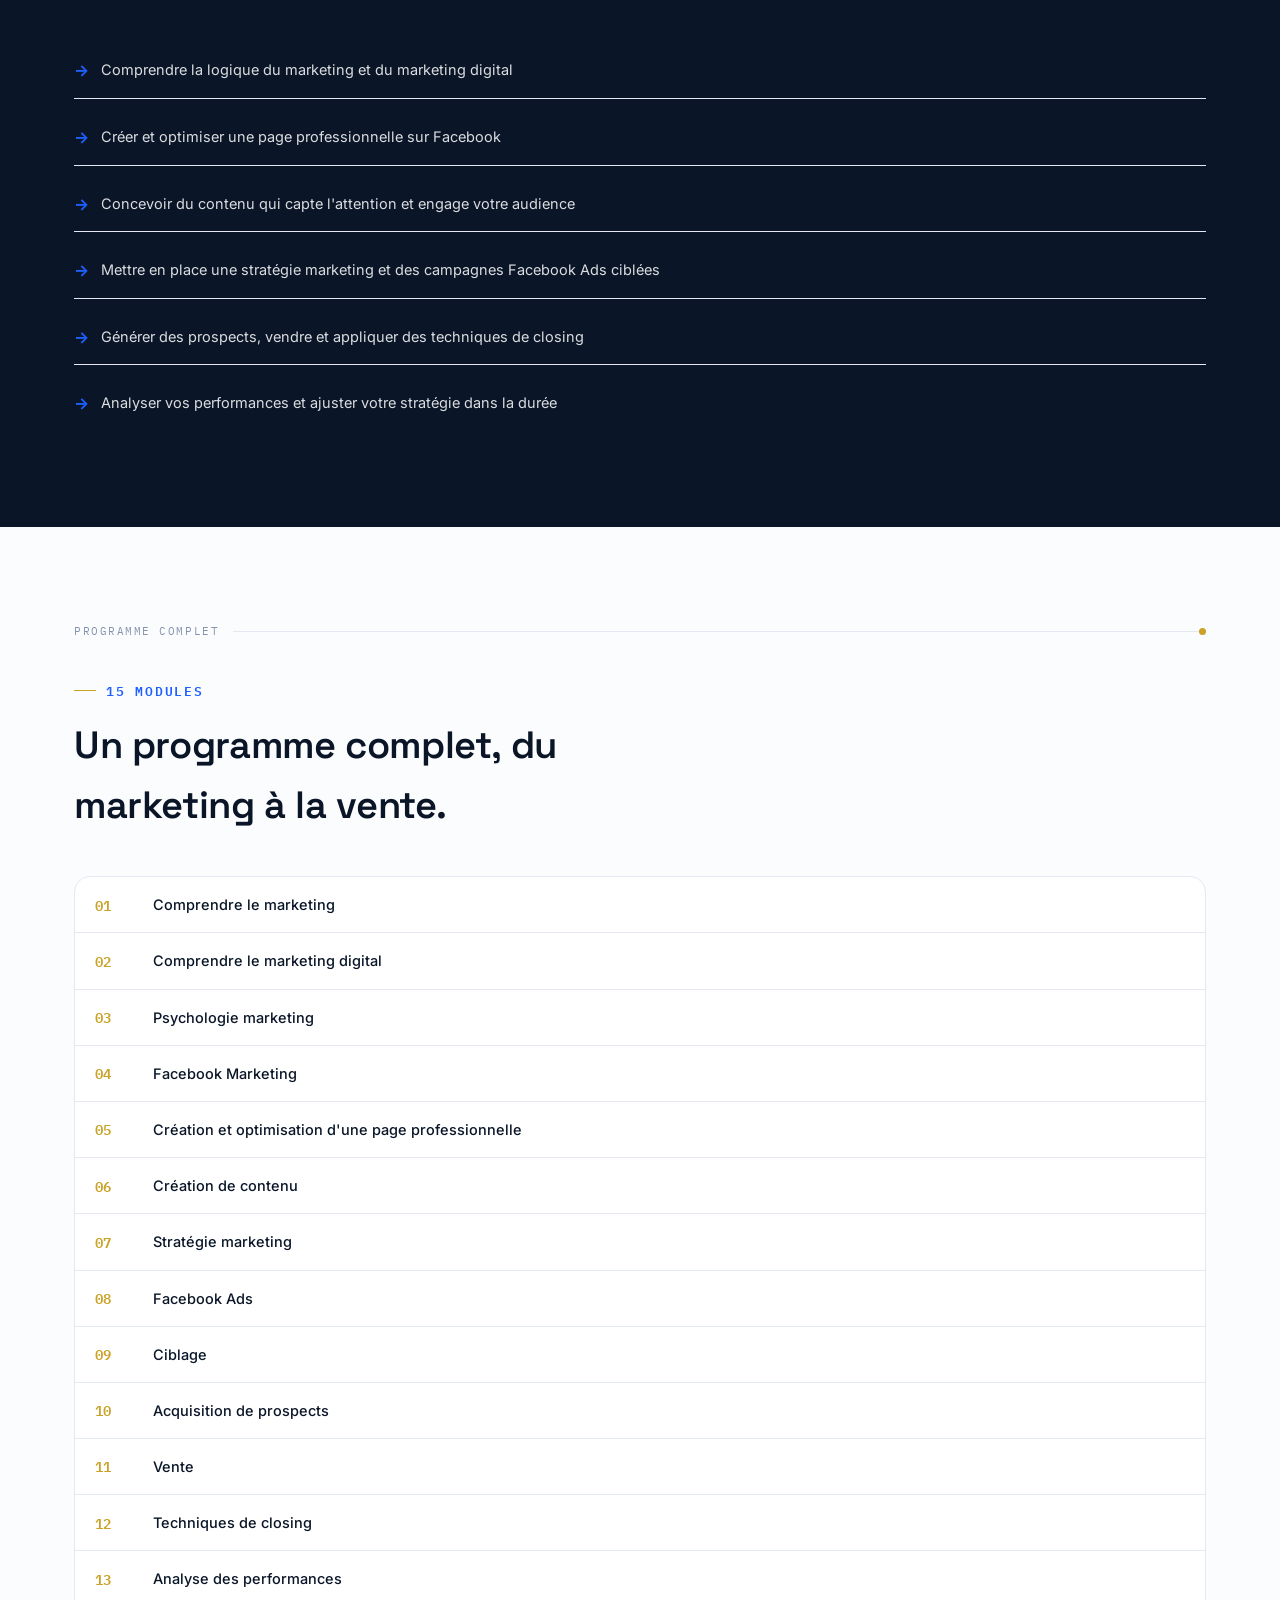
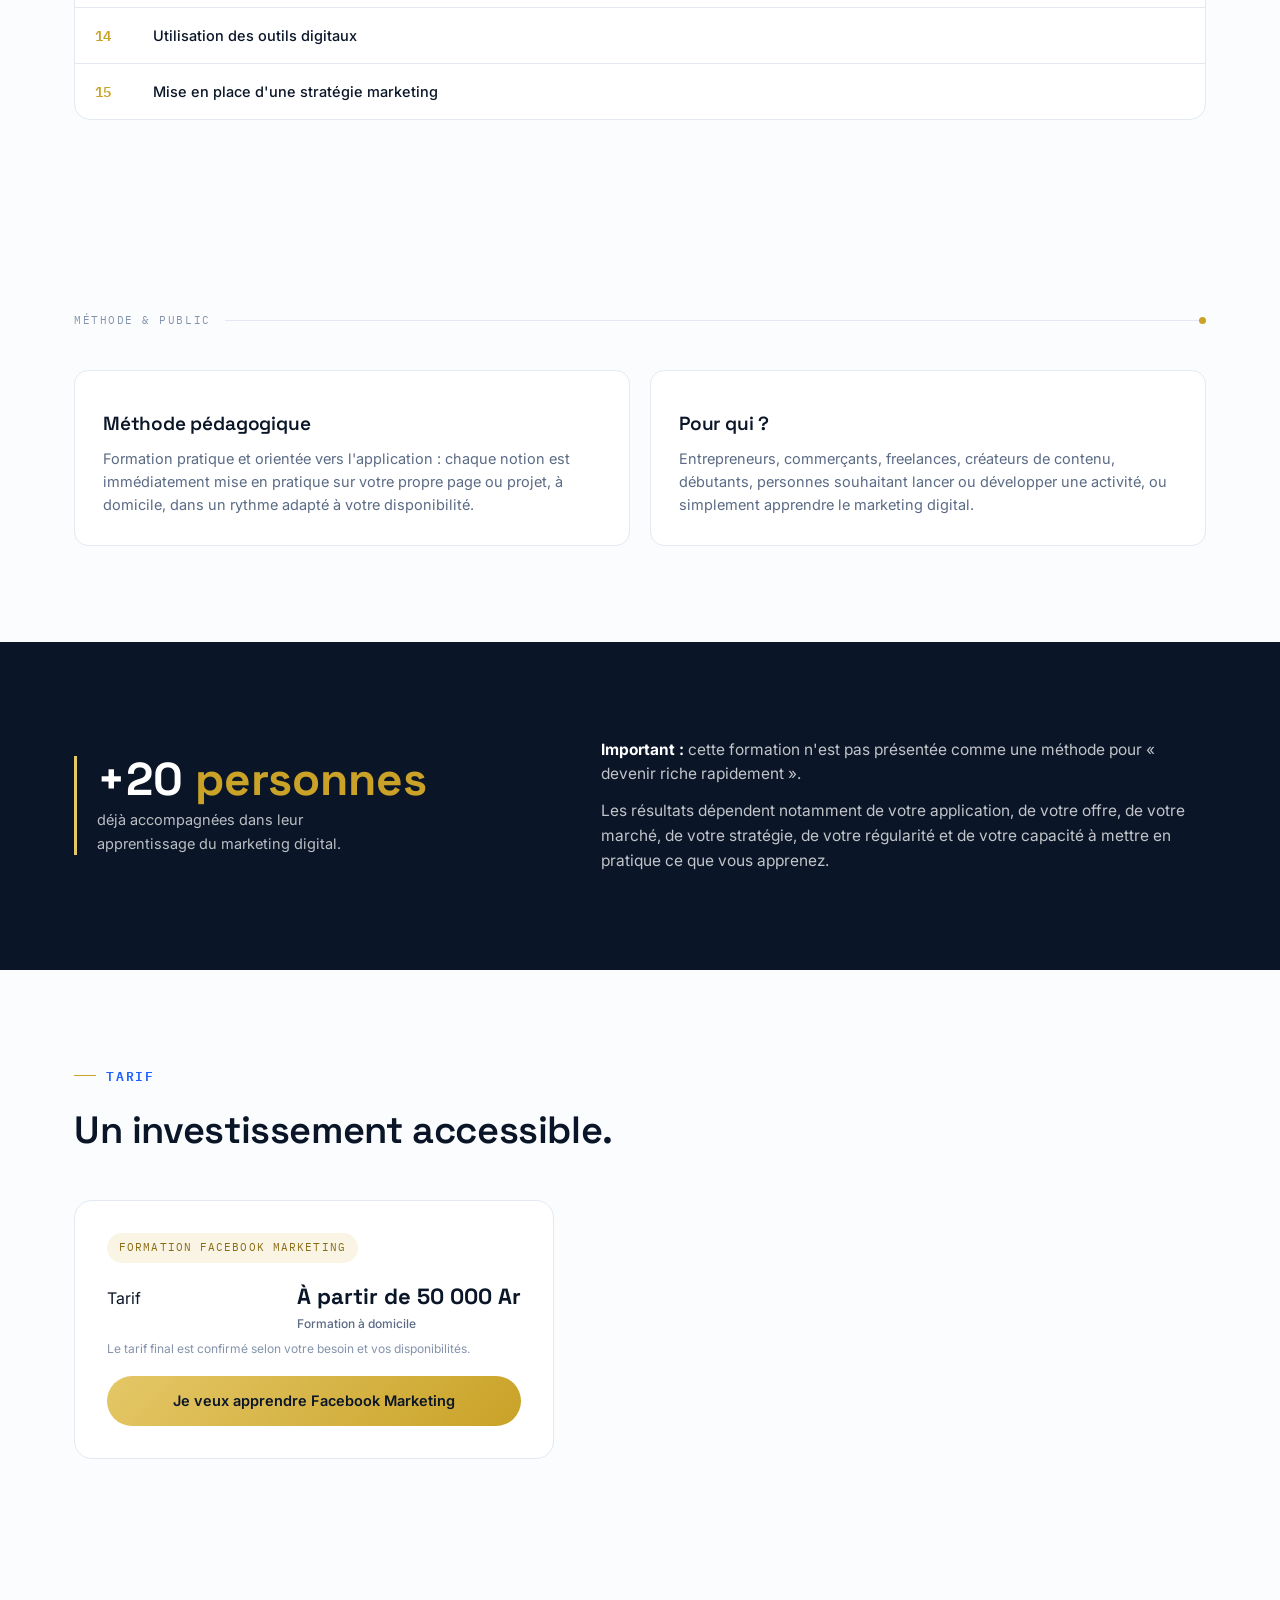
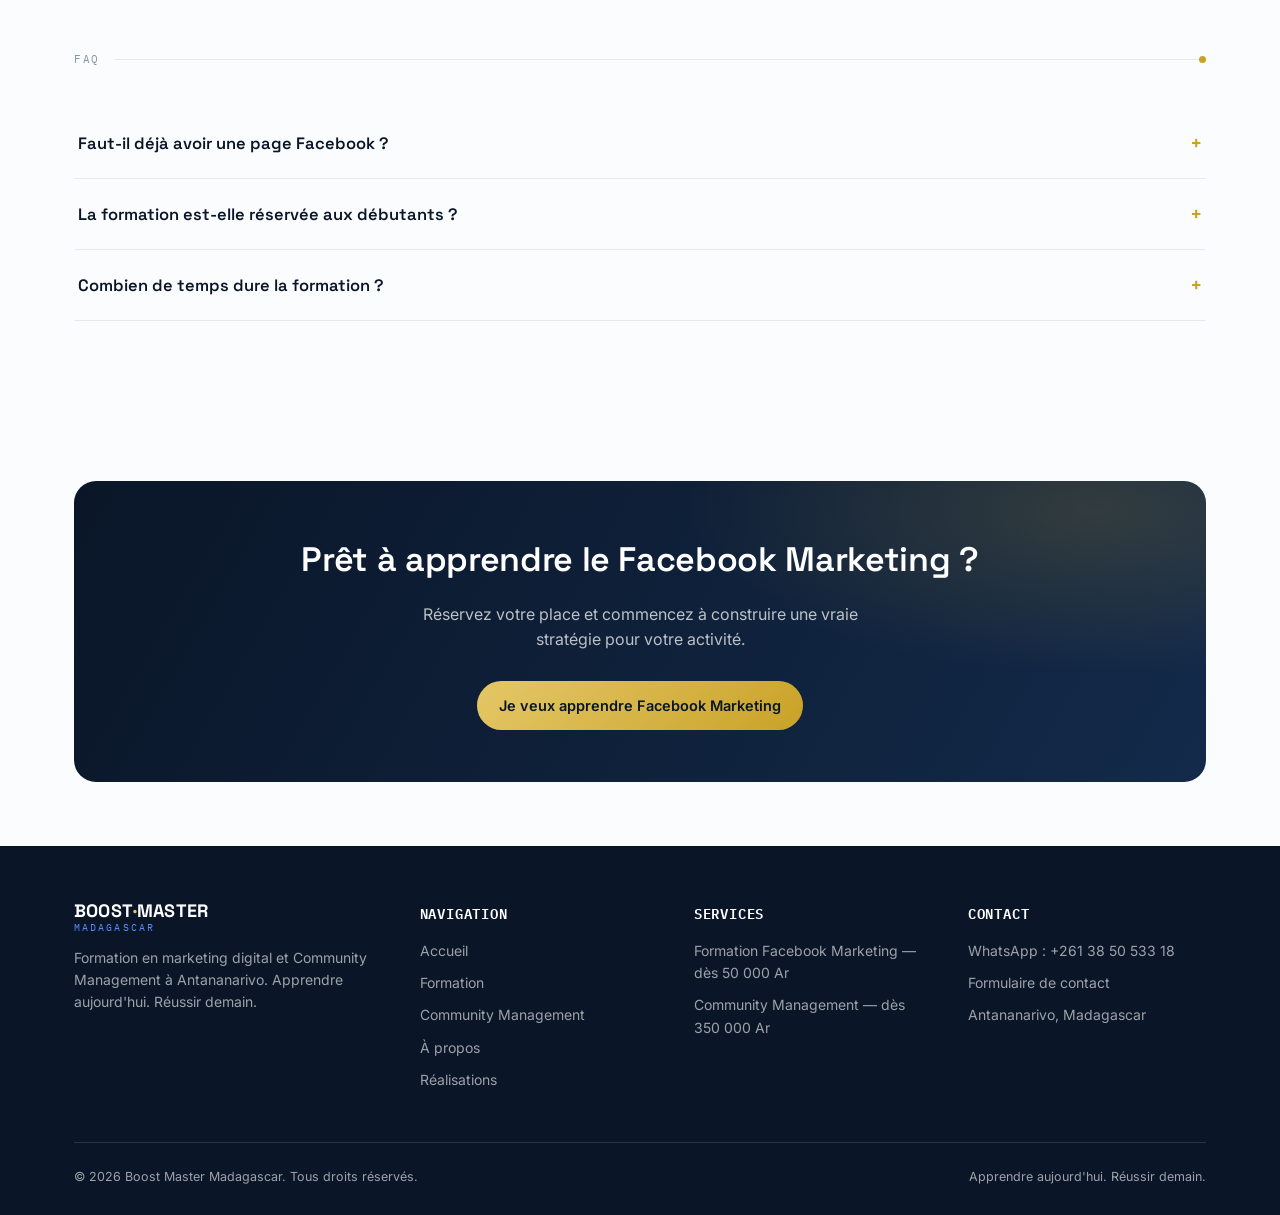
<file: formation.html>
<!DOCTYPE html>
<html lang="fr">
<head>
<meta charset="UTF-8">
<meta name="viewport" content="width=device-width, initial-scale=1.0">
<title>Formation Facebook Marketing à Antananarivo — dès 50 000 Ar | Boost Master Madagascar</title>
<meta name="description" content="Formation pratique en Facebook Marketing à domicile, à Antananarivo : marketing, psychologie client, Facebook Ads, vente et closing. Programme complet en 15 modules, dès 50 000 Ar.">
<meta name="robots" content="index, follow">
<link rel="canonical" href="https://boostmastermadagascar.example/formation.html">
<link rel="icon" href="favicon.svg" type="image/svg+xml">

<meta property="og:type" content="website">
<meta property="og:site_name" content="Boost Master Madagascar">
<meta property="og:title" content="Formation Facebook Marketing à Antananarivo — dès 50 000 Ar | Boost Master Madagascar">
<meta property="og:description" content="Formation pratique en Facebook Marketing à domicile, à Antananarivo : marketing, psychologie client, Facebook Ads, vente et closing. Programme complet en 15 modules, dès 50 000 Ar.">
<meta property="og:image" content="https://boostmastermadagascar.example/og-image.png">
<meta property="og:url" content="https://boostmastermadagascar.example/formation.html">
<meta property="og:locale" content="fr_MG">

<meta name="twitter:card" content="summary_large_image">
<meta name="twitter:title" content="Formation Facebook Marketing à Antananarivo — dès 50 000 Ar | Boost Master Madagascar">
<meta name="twitter:description" content="Formation pratique en Facebook Marketing à domicile, à Antananarivo : marketing, psychologie client, Facebook Ads, vente et closing. Programme complet en 15 modules, dès 50 000 Ar.">
<meta name="twitter:image" content="https://boostmastermadagascar.example/og-image.png">

<link rel="preconnect" href="https://fonts.googleapis.com">
<link rel="preconnect" href="https://fonts.gstatic.com" crossorigin>
<link href="https://fonts.googleapis.com/css2?family=Space+Grotesk:wght@500;600;700&family=Inter:wght@400;500;600;700&family=IBM+Plex+Mono:wght@500;600&display=swap" rel="stylesheet">
<link rel="stylesheet" href="styles.css">

</head>
<body data-page="formation">
<header>
  <div class="nav-inner">
    <a href="index.html" class="logo">
      <span class="l1">BOOST<span>·</span>MASTER</span>
      <span class="l2">Madagascar</span>
    </a>
    <nav class="primary-nav">
      <ul>
        <li><a href="index.html" data-page="accueil">Accueil</a></li>
        <li><a href="formation.html" data-page="formation">Formation</a></li>
        <li><a href="community-management.html" data-page="community-management">Community Management</a></li>
        <li><a href="a-propos.html" data-page="a-propos">À propos</a></li>
        <li><a href="realisations.html" data-page="realisations">Réalisations</a></li>
        <li><a href="contact.html" data-page="contact">Contact</a></li>
      </ul>
    </nav>
    <div class="header-actions">
      <a href="contact.html" class="btn btn-outline btn-sm">Demander un devis</a>
      <a href="formation.html" class="btn btn-gold btn-sm">Réserver une formation</a>
      <button class="menu-toggle" id="menuToggle" aria-label="Ouvrir le menu" aria-expanded="false"><span></span></button>
    </div>
  </div>
  <div class="mobile-menu" id="mobileMenu">
    <ul>
      <li><a href="index.html" data-page="accueil">Accueil</a></li>
      <li><a href="formation.html" data-page="formation">Formation</a></li>
      <li><a href="community-management.html" data-page="community-management">Community Management</a></li>
      <li><a href="a-propos.html" data-page="a-propos">À propos</a></li>
      <li><a href="realisations.html" data-page="realisations">Réalisations</a></li>
      <li><a href="contact.html" data-page="contact">Contact</a></li>
    </ul>
    <div class="mm-ctas">
      <a href="formation.html" class="btn btn-gold">Réserver une formation</a>
      <a href="contact.html" class="btn btn-outline">Demander un devis</a>
      <a href="https://wa.me/261385053318" target="_blank" rel="noopener" class="btn btn-wa">Contacter sur WhatsApp</a>
    </div>
  </div>
</header>

<a href="https://wa.me/261385053318" target="_blank" rel="noopener" class="wa-float" aria-label="Contacter sur WhatsApp">
  <svg viewBox="0 0 24 24" fill="#04250f"><path d="M12.04 2C6.58 2 2.13 6.45 2.13 11.91c0 1.75.46 3.39 1.26 4.81L2 22l5.42-1.35a9.9 9.9 0 0 0 4.62 1.15h.01c5.46 0 9.91-4.45 9.91-9.91S17.5 2 12.04 2Zm5.8 14.13c-.24.68-1.4 1.31-1.93 1.38-.5.07-1.02.28-3.44-.72-2.9-1.2-4.75-4.16-4.9-4.36-.14-.2-1.18-1.57-1.18-3 0-1.42.75-2.11 1.02-2.4.27-.28.58-.35.78-.35.2 0 .39 0 .56.01.18.01.42-.07.66.5.24.6.83 2.03.9 2.18.07.15.12.32.02.52-.1.2-.15.32-.3.49-.15.17-.31.38-.44.51-.15.15-.3.31-.13.6.17.3.76 1.25 1.63 2.02 1.12.99 2.06 1.3 2.36 1.45.3.15.48.13.65-.08.18-.2.75-.87.95-1.17.2-.3.4-.24.66-.15.27.1 1.7.8 1.99.95.3.15.49.22.56.35.08.13.08.75-.16 1.43Z"/></svg>
</a>


<a href="https://wa.me/261385053318" target="_blank" rel="noopener" class="wa-float" aria-label="Contacter sur WhatsApp">
  <svg viewBox="0 0 24 24" fill="#04250f"><path d="M12.04 2C6.58 2 2.13 6.45 2.13 11.91c0 1.75.46 3.39 1.26 4.81L2 22l5.42-1.35a9.9 9.9 0 0 0 4.62 1.15h.01c5.46 0 9.91-4.45 9.91-9.91S17.5 2 12.04 2Zm5.8 14.13c-.24.68-1.4 1.31-1.93 1.38-.5.07-1.02.28-3.44-.72-2.9-1.2-4.75-4.16-4.9-4.36-.14-.2-1.18-1.57-1.18-3 0-1.42.75-2.11 1.02-2.4.27-.28.58-.35.78-.35.2 0 .39 0 .56.01.18.01.42-.07.66.5.24.6.83 2.03.9 2.18.07.15.12.32.02.52-.1.2-.15.32-.3.49-.15.17-.31.38-.44.51-.15.15-.3.31-.13.6.17.3.76 1.25 1.63 2.02 1.12.99 2.06 1.3 2.36 1.45.3.15.48.13.65-.08.18-.2.75-.87.95-1.17.2-.3.4-.24.66-.15.27.1 1.7.8 1.99.95.3.15.49.22.56.35.08.13.08.75-.16 1.43Z"/></svg>
</a>

<main>
  <div class="page-hero">
    <div class="wrap">
      <div class="eyebrow on-dark">Formation Facebook Marketing</div>
      <h1>Apprenez à construire une vraie stratégie marketing sur Facebook.</h1>
      <p>Une formation pratique et orientée application, pour comprendre le marketing, le maîtriser sur Facebook, et transformer ces compétences en résultats pour votre activité.</p>
      <div class="hero-ctas"><a href="contact.html" class="btn btn-gold">Je veux apprendre Facebook Marketing</a></div>
    </div>
    <div class="page-hero-line"></div>
  </div>

  <section>
    <div class="wrap">
      <div class="section-head"><div class="eyebrow">Présentation</div><h2>Plus qu'un cours sur le bouton « Booster ».</h2><p>Cette formation va au-delà des astuces techniques : elle vous apprend la logique du marketing, la psychologie du client et la stratégie qui rendent vos actions sur Facebook réellement efficaces.</p></div>
      <div class="grid-2">
        <div class="card"><div class="num">POURQUOI</div><h3>Pourquoi apprendre le Facebook Marketing ?</h3><p>Facebook reste l'un des principaux canaux utilisés par les entrepreneurs, commerçants et créateurs de contenu à Madagascar pour se faire connaître, communiquer et vendre. Savoir l'utiliser stratégiquement — et pas seulement publier — fait la différence.</p></div>
        <div class="card"><div class="num">CONSTAT</div><h3>Les difficultés fréquentes des entrepreneurs</h3><p>Publications sans stratégie, page peu optimisée, contenu qui ne convertit pas, budgets publicitaires mal utilisés, confusion entre « booster » et véritable stratégie Facebook Ads : autant de blocages que cette formation permet de dépasser.</p></div>
      </div>
    </div>
  </section>

  <section class="section-dark">
    <div class="wrap">
      <div class="section-head"><div class="eyebrow on-dark">Objectifs</div><h2 style="color:#fff;">À l'issue de la formation, vous serez capable de :</h2></div>
      <div class="after-list">
        <div class="after-item"><span class="arrow">→</span><p style="color:rgba(255,255,255,0.85);">Comprendre la logique du marketing et du marketing digital</p></div>
        <div class="after-item"><span class="arrow">→</span><p style="color:rgba(255,255,255,0.85);">Créer et optimiser une page professionnelle sur Facebook</p></div>
        <div class="after-item"><span class="arrow">→</span><p style="color:rgba(255,255,255,0.85);">Concevoir du contenu qui capte l'attention et engage votre audience</p></div>
        <div class="after-item"><span class="arrow">→</span><p style="color:rgba(255,255,255,0.85);">Mettre en place une stratégie marketing et des campagnes Facebook Ads ciblées</p></div>
        <div class="after-item"><span class="arrow">→</span><p style="color:rgba(255,255,255,0.85);">Générer des prospects, vendre et appliquer des techniques de closing</p></div>
        <div class="after-item"><span class="arrow">→</span><p style="color:rgba(255,255,255,0.85);">Analyser vos performances et ajuster votre stratégie dans la durée</p></div>
      </div>
    </div>
  </section>

  <section>
    <div class="wrap">
      <div class="progress-divider"><span>Programme complet</span><div class="track"></div></div>
      <div class="section-head"><div class="eyebrow">15 modules</div><h2>Un programme complet, du marketing à la vente.</h2></div>
      <div class="programme-list">
        <div class="programme-item"><p>Comprendre le marketing</p></div>
        <div class="programme-item"><p>Comprendre le marketing digital</p></div>
        <div class="programme-item"><p>Psychologie marketing</p></div>
        <div class="programme-item"><p>Facebook Marketing</p></div>
        <div class="programme-item"><p>Création et optimisation d'une page professionnelle</p></div>
        <div class="programme-item"><p>Création de contenu</p></div>
        <div class="programme-item"><p>Stratégie marketing</p></div>
        <div class="programme-item"><p>Facebook Ads</p></div>
        <div class="programme-item"><p>Ciblage</p></div>
        <div class="programme-item"><p>Acquisition de prospects</p></div>
        <div class="programme-item"><p>Vente</p></div>
        <div class="programme-item"><p>Techniques de closing</p></div>
        <div class="programme-item"><p>Analyse des performances</p></div>
        <div class="programme-item"><p>Utilisation des outils digitaux</p></div>
        <div class="programme-item"><p>Mise en place d'une stratégie marketing</p></div>
      </div>
    </div>
  </section>

  <section>
    <div class="wrap">
      <div class="progress-divider"><span>Méthode &amp; public</span><div class="track"></div></div>
      <div class="grid-2">
        <div class="card">
          <h3>Méthode pédagogique</h3>
          <p>Formation pratique et orientée vers l'application : chaque notion est immédiatement mise en pratique sur votre propre page ou projet, à domicile, dans un rythme adapté à votre disponibilité.</p>
        </div>
        <div class="card">
          <h3>Pour qui ?</h3>
          <p>Entrepreneurs, commerçants, freelances, créateurs de contenu, débutants, personnes souhaitant lancer ou développer une activité, ou simplement apprendre le marketing digital.</p>
        </div>
      </div>
    </div>
  </section>

  <section class="section-dark">
    <div class="wrap">
      <div class="split" style="align-items:center;">
        <div class="stat-block" style="border-color:var(--gold-light);"><div class="stat-num" style="color:#fff;">+20 <span>personnes</span></div><p style="color:rgba(255,255,255,0.72);">déjà accompagnées dans leur apprentissage du marketing digital.</p></div>
        <div>
          <p style="color:rgba(255,255,255,0.75);font-size:15.5px;margin-bottom:12px;"><strong style="color:#fff;">Important :</strong> cette formation n'est pas présentée comme une méthode pour « devenir riche rapidement ».</p>
          <p style="color:rgba(255,255,255,0.75);font-size:15.5px;">Les résultats dépendent notamment de votre application, de votre offre, de votre marché, de votre stratégie, de votre régularité et de votre capacité à mettre en pratique ce que vous apprenez.</p>
        </div>
      </div>
    </div>
  </section>

  <section>
    <div class="wrap">
      <div class="section-head"><div class="eyebrow">Tarif</div><h2>Un investissement accessible.</h2></div>
      <div class="service-card gold" style="max-width:480px;">
        <span class="badge">Formation Facebook Marketing</span>
        <div class="price-row" style="border-top:none;padding-top:0;"><span>Tarif</span><span class="price">À partir de 50 000 Ar<small>Formation à domicile</small></span></div>
        <p class="price-note">Le tarif final est confirmé selon votre besoin et vos disponibilités.</p>
        <a href="contact.html" class="btn btn-gold" style="width:100%;">Je veux apprendre Facebook Marketing</a>
      </div>
    </div>
  </section>

  <section>
    <div class="wrap">
      <div class="progress-divider"><span>FAQ</span><div class="track"></div></div>
      <div class="faq-list">
        <div class="faq-item"><button class="faq-q"><span>Faut-il déjà avoir une page Facebook ?</span><span class="plus">+</span></button><div class="faq-a"><p>Non, la formation couvre aussi la création et l'optimisation d'une page professionnelle depuis le début.</p></div></div>
        <div class="faq-item"><button class="faq-q"><span>La formation est-elle réservée aux débutants ?</span><span class="plus">+</span></button><div class="faq-a"><p>Elle s'adresse aussi bien aux débutants qu'aux personnes souhaitant structurer et développer une activité déjà existante.</p></div></div>
        <div class="faq-item"><button class="faq-q"><span>Combien de temps dure la formation ?</span><span class="plus">+</span></button><div class="faq-a"><p>La durée et le rythme sont adaptés à votre disponibilité et sont définis ensemble avant le début de la formation.</p></div></div>
      </div>
    </div>
  </section>

  <section class="tight">
    <div class="wrap">
      <div class="cta-band">
        <h2>Prêt à apprendre le Facebook Marketing ?</h2>
        <p>Réservez votre place et commencez à construire une vraie stratégie pour votre activité.</p>
        <div class="hero-ctas"><a href="contact.html" class="btn btn-gold">Je veux apprendre Facebook Marketing</a></div>
      </div>
    </div>
  </section>
</main>

<footer>
  <div class="wrap">
    <div class="footer-grid">
      <div class="footer-logo">
        <div class="logo"><span class="l1" style="color:#fff;">BOOST<span style="color:var(--gold-light);">·</span>MASTER</span><span class="l2">Madagascar</span></div>
        <p>Formation en marketing digital et Community Management à Antananarivo. Apprendre aujourd'hui. Réussir demain.</p>
      </div>
      <div>
        <h4>Navigation</h4>
        <ul>
          <li><a href="index.html">Accueil</a></li>
          <li><a href="formation.html">Formation</a></li>
          <li><a href="community-management.html">Community Management</a></li>
          <li><a href="a-propos.html">À propos</a></li>
          <li><a href="realisations.html">Réalisations</a></li>
        </ul>
      </div>
      <div>
        <h4>Services</h4>
        <ul>
          <li><a href="formation.html">Formation Facebook Marketing — dès 50 000 Ar</a></li>
          <li><a href="community-management.html">Community Management — dès 350 000 Ar</a></li>
        </ul>
      </div>
      <div>
        <h4>Contact</h4>
        <ul>
          <li><a href="https://wa.me/261385053318" target="_blank" rel="noopener">WhatsApp : +261 38 50 533 18</a></li>
          <li><a href="contact.html">Formulaire de contact</a></li>
          <li>Antananarivo, Madagascar</li>
        </ul>
      </div>
    </div>
    <div class="footer-bottom">
      <span>© 2026 Boost Master Madagascar. Tous droits réservés.</span>
      <span>Apprendre aujourd'hui. Réussir demain.</span>
    </div>
  </div>
</footer>

<script src="script.js"></script>
</body>
</html>
</file>
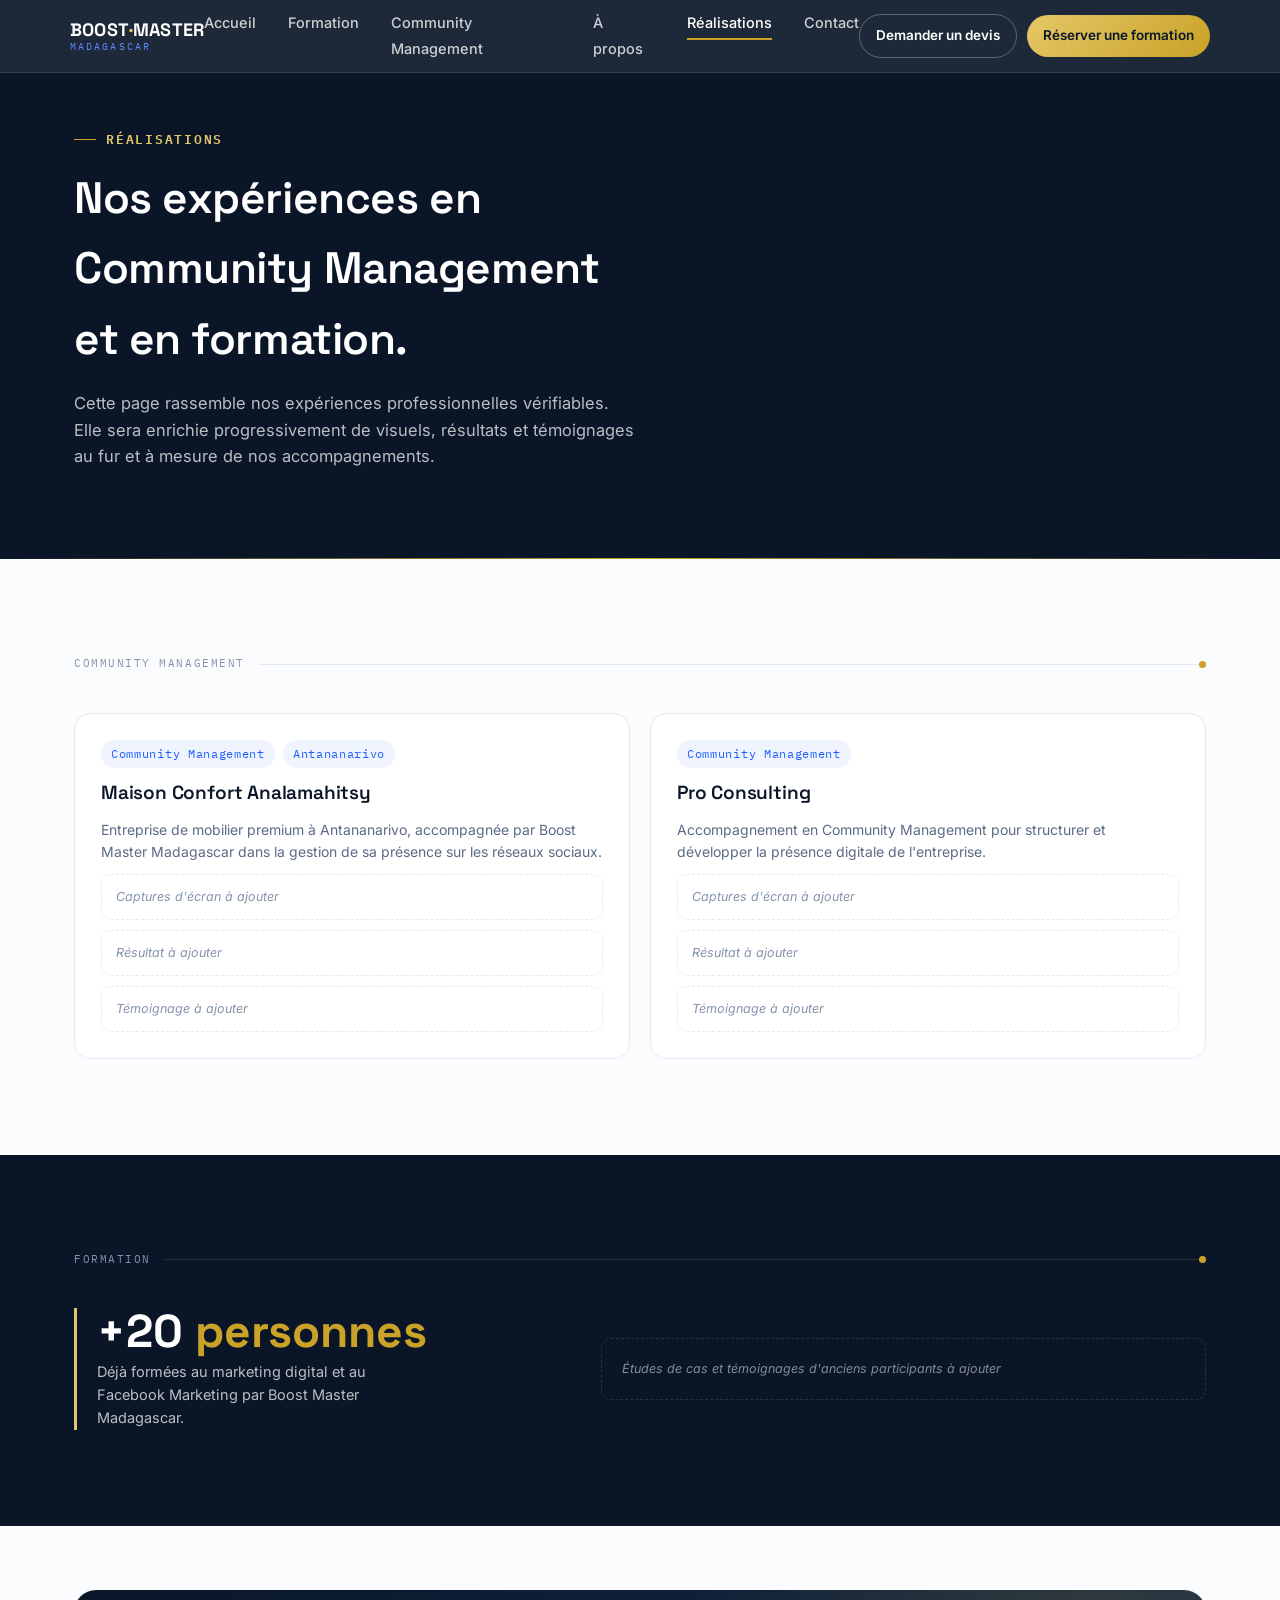
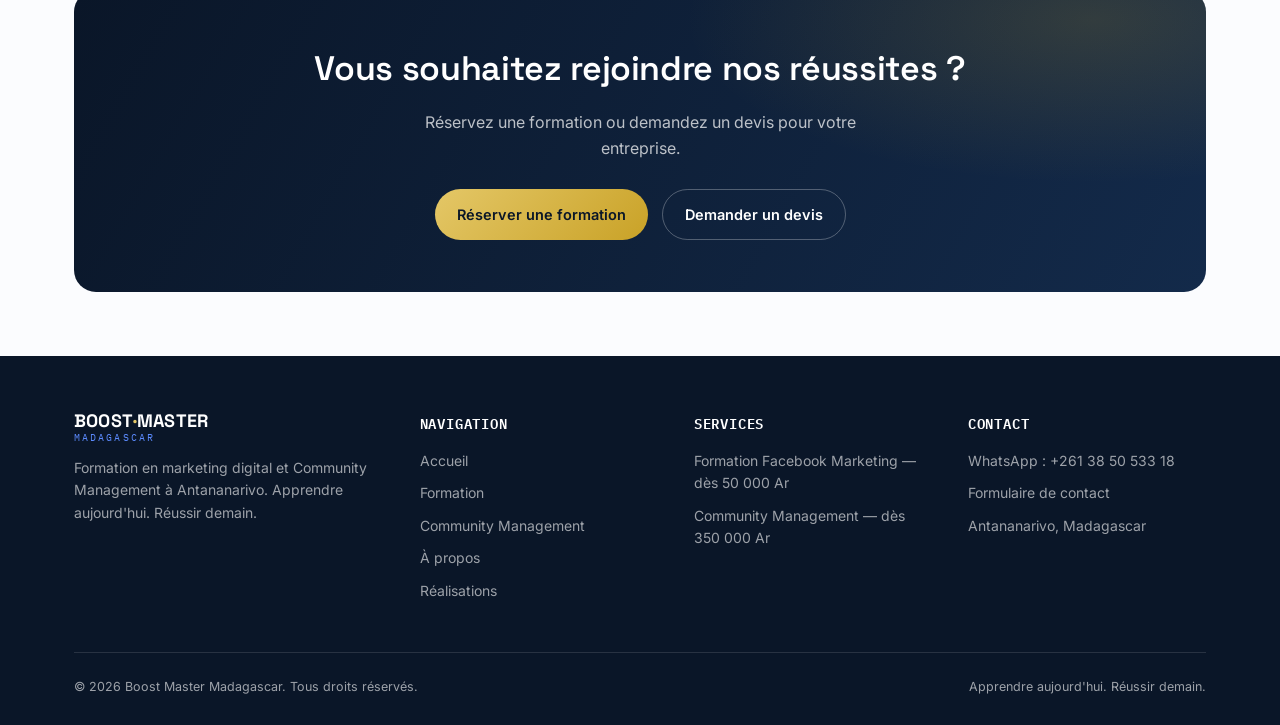
<file: realisations.html>
<!DOCTYPE html>
<html lang="fr">
<head>
<meta charset="UTF-8">
<meta name="viewport" content="width=device-width, initial-scale=1.0">
<title>Nos réalisations — Community Management & Formation | Boost Master Madagascar</title>
<meta name="description" content="Découvrez les expériences professionnelles de Boost Master Madagascar : Maison Confort Analamahitsy, Pro Consulting, et plus de 20 personnes déjà formées en marketing digital.">
<meta name="robots" content="index, follow">
<link rel="canonical" href="https://boostmastermadagascar.example/realisations.html">
<link rel="icon" href="favicon.svg" type="image/svg+xml">

<meta property="og:type" content="website">
<meta property="og:site_name" content="Boost Master Madagascar">
<meta property="og:title" content="Nos réalisations — Community Management & Formation | Boost Master Madagascar">
<meta property="og:description" content="Découvrez les expériences professionnelles de Boost Master Madagascar : Maison Confort Analamahitsy, Pro Consulting, et plus de 20 personnes déjà formées en marketing digital.">
<meta property="og:image" content="https://boostmastermadagascar.example/og-image.png">
<meta property="og:url" content="https://boostmastermadagascar.example/realisations.html">
<meta property="og:locale" content="fr_MG">

<meta name="twitter:card" content="summary_large_image">
<meta name="twitter:title" content="Nos réalisations — Community Management & Formation | Boost Master Madagascar">
<meta name="twitter:description" content="Découvrez les expériences professionnelles de Boost Master Madagascar : Maison Confort Analamahitsy, Pro Consulting, et plus de 20 personnes déjà formées en marketing digital.">
<meta name="twitter:image" content="https://boostmastermadagascar.example/og-image.png">

<link rel="preconnect" href="https://fonts.googleapis.com">
<link rel="preconnect" href="https://fonts.gstatic.com" crossorigin>
<link href="https://fonts.googleapis.com/css2?family=Space+Grotesk:wght@500;600;700&family=Inter:wght@400;500;600;700&family=IBM+Plex+Mono:wght@500;600&display=swap" rel="stylesheet">
<link rel="stylesheet" href="styles.css">

</head>
<body data-page="realisations">
<header>
  <div class="nav-inner">
    <a href="index.html" class="logo">
      <span class="l1">BOOST<span>·</span>MASTER</span>
      <span class="l2">Madagascar</span>
    </a>
    <nav class="primary-nav">
      <ul>
        <li><a href="index.html" data-page="accueil">Accueil</a></li>
        <li><a href="formation.html" data-page="formation">Formation</a></li>
        <li><a href="community-management.html" data-page="community-management">Community Management</a></li>
        <li><a href="a-propos.html" data-page="a-propos">À propos</a></li>
        <li><a href="realisations.html" data-page="realisations">Réalisations</a></li>
        <li><a href="contact.html" data-page="contact">Contact</a></li>
      </ul>
    </nav>
    <div class="header-actions">
      <a href="contact.html" class="btn btn-outline btn-sm">Demander un devis</a>
      <a href="formation.html" class="btn btn-gold btn-sm">Réserver une formation</a>
      <button class="menu-toggle" id="menuToggle" aria-label="Ouvrir le menu" aria-expanded="false"><span></span></button>
    </div>
  </div>
  <div class="mobile-menu" id="mobileMenu">
    <ul>
      <li><a href="index.html" data-page="accueil">Accueil</a></li>
      <li><a href="formation.html" data-page="formation">Formation</a></li>
      <li><a href="community-management.html" data-page="community-management">Community Management</a></li>
      <li><a href="a-propos.html" data-page="a-propos">À propos</a></li>
      <li><a href="realisations.html" data-page="realisations">Réalisations</a></li>
      <li><a href="contact.html" data-page="contact">Contact</a></li>
    </ul>
    <div class="mm-ctas">
      <a href="formation.html" class="btn btn-gold">Réserver une formation</a>
      <a href="contact.html" class="btn btn-outline">Demander un devis</a>
      <a href="https://wa.me/261385053318" target="_blank" rel="noopener" class="btn btn-wa">Contacter sur WhatsApp</a>
    </div>
  </div>
</header>

<a href="https://wa.me/261385053318" target="_blank" rel="noopener" class="wa-float" aria-label="Contacter sur WhatsApp">
  <svg viewBox="0 0 24 24" fill="#04250f"><path d="M12.04 2C6.58 2 2.13 6.45 2.13 11.91c0 1.75.46 3.39 1.26 4.81L2 22l5.42-1.35a9.9 9.9 0 0 0 4.62 1.15h.01c5.46 0 9.91-4.45 9.91-9.91S17.5 2 12.04 2Zm5.8 14.13c-.24.68-1.4 1.31-1.93 1.38-.5.07-1.02.28-3.44-.72-2.9-1.2-4.75-4.16-4.9-4.36-.14-.2-1.18-1.57-1.18-3 0-1.42.75-2.11 1.02-2.4.27-.28.58-.35.78-.35.2 0 .39 0 .56.01.18.01.42-.07.66.5.24.6.83 2.03.9 2.18.07.15.12.32.02.52-.1.2-.15.32-.3.49-.15.17-.31.38-.44.51-.15.15-.3.31-.13.6.17.3.76 1.25 1.63 2.02 1.12.99 2.06 1.3 2.36 1.45.3.15.48.13.65-.08.18-.2.75-.87.95-1.17.2-.3.4-.24.66-.15.27.1 1.7.8 1.99.95.3.15.49.22.56.35.08.13.08.75-.16 1.43Z"/></svg>
</a>


<a href="https://wa.me/261385053318" target="_blank" rel="noopener" class="wa-float" aria-label="Contacter sur WhatsApp">
  <svg viewBox="0 0 24 24" fill="#04250f"><path d="M12.04 2C6.58 2 2.13 6.45 2.13 11.91c0 1.75.46 3.39 1.26 4.81L2 22l5.42-1.35a9.9 9.9 0 0 0 4.62 1.15h.01c5.46 0 9.91-4.45 9.91-9.91S17.5 2 12.04 2Zm5.8 14.13c-.24.68-1.4 1.31-1.93 1.38-.5.07-1.02.28-3.44-.72-2.9-1.2-4.75-4.16-4.9-4.36-.14-.2-1.18-1.57-1.18-3 0-1.42.75-2.11 1.02-2.4.27-.28.58-.35.78-.35.2 0 .39 0 .56.01.18.01.42-.07.66.5.24.6.83 2.03.9 2.18.07.15.12.32.02.52-.1.2-.15.32-.3.49-.15.17-.31.38-.44.51-.15.15-.3.31-.13.6.17.3.76 1.25 1.63 2.02 1.12.99 2.06 1.3 2.36 1.45.3.15.48.13.65-.08.18-.2.75-.87.95-1.17.2-.3.4-.24.66-.15.27.1 1.7.8 1.99.95.3.15.49.22.56.35.08.13.08.75-.16 1.43Z"/></svg>
</a>

<main>
  <div class="page-hero">
    <div class="wrap">
      <div class="eyebrow on-dark">Réalisations</div>
      <h1>Nos expériences en Community Management et en formation.</h1>
      <p>Cette page rassemble nos expériences professionnelles vérifiables. Elle sera enrichie progressivement de visuels, résultats et témoignages au fur et à mesure de nos accompagnements.</p>
    </div>
    <div class="page-hero-line"></div>
  </div>

  <section>
    <div class="wrap">
      <div class="progress-divider"><span>Community Management</span><div class="track"></div></div>
      <div class="grid-2">
        <div class="ref-card">
          <div class="tag-row"><span class="ref-tag">Community Management</span><span class="ref-tag">Antananarivo</span></div>
          <h3>Maison Confort Analamahitsy</h3>
          <p>Entreprise de mobilier premium à Antananarivo, accompagnée par Boost Master Madagascar dans la gestion de sa présence sur les réseaux sociaux.</p>
          <div class="ref-placeholder">Captures d'écran à ajouter</div>
          <div class="ref-placeholder">Résultat à ajouter</div>
          <div class="ref-placeholder">Témoignage à ajouter</div>
        </div>
        <div class="ref-card">
          <div class="tag-row"><span class="ref-tag">Community Management</span></div>
          <h3>Pro Consulting</h3>
          <p>Accompagnement en Community Management pour structurer et développer la présence digitale de l'entreprise.</p>
          <div class="ref-placeholder">Captures d'écran à ajouter</div>
          <div class="ref-placeholder">Résultat à ajouter</div>
          <div class="ref-placeholder">Témoignage à ajouter</div>
        </div>
      </div>
    </div>
  </section>

  <section class="section-dark">
    <div class="wrap">
      <div class="progress-divider"><span>Formation</span><div class="track" style="background:var(--line-dark);"></div></div>
      <div class="split" style="align-items:center;">
        <div class="stat-block" style="border-color:var(--gold-light);"><div class="stat-num" style="color:#fff;">+20 <span>personnes</span></div><p style="color:rgba(255,255,255,0.72);">Déjà formées au marketing digital et au Facebook Marketing par Boost Master Madagascar.</p></div>
        <div class="ref-placeholder" style="border-color:var(--line-dark);color:rgba(255,255,255,0.5);padding:20px;">Études de cas et témoignages d'anciens participants à ajouter</div>
      </div>
    </div>
  </section>

  <section class="tight">
    <div class="wrap">
      <div class="cta-band">
        <h2>Vous souhaitez rejoindre nos réussites ?</h2>
        <p>Réservez une formation ou demandez un devis pour votre entreprise.</p>
        <div class="hero-ctas">
          <a href="formation.html" class="btn btn-gold">Réserver une formation</a>
          <a href="contact.html" class="btn btn-outline">Demander un devis</a>
        </div>
      </div>
    </div>
  </section>
</main>

<footer>
  <div class="wrap">
    <div class="footer-grid">
      <div class="footer-logo">
        <div class="logo"><span class="l1" style="color:#fff;">BOOST<span style="color:var(--gold-light);">·</span>MASTER</span><span class="l2">Madagascar</span></div>
        <p>Formation en marketing digital et Community Management à Antananarivo. Apprendre aujourd'hui. Réussir demain.</p>
      </div>
      <div>
        <h4>Navigation</h4>
        <ul>
          <li><a href="index.html">Accueil</a></li>
          <li><a href="formation.html">Formation</a></li>
          <li><a href="community-management.html">Community Management</a></li>
          <li><a href="a-propos.html">À propos</a></li>
          <li><a href="realisations.html">Réalisations</a></li>
        </ul>
      </div>
      <div>
        <h4>Services</h4>
        <ul>
          <li><a href="formation.html">Formation Facebook Marketing — dès 50 000 Ar</a></li>
          <li><a href="community-management.html">Community Management — dès 350 000 Ar</a></li>
        </ul>
      </div>
      <div>
        <h4>Contact</h4>
        <ul>
          <li><a href="https://wa.me/261385053318" target="_blank" rel="noopener">WhatsApp : +261 38 50 533 18</a></li>
          <li><a href="contact.html">Formulaire de contact</a></li>
          <li>Antananarivo, Madagascar</li>
        </ul>
      </div>
    </div>
    <div class="footer-bottom">
      <span>© 2026 Boost Master Madagascar. Tous droits réservés.</span>
      <span>Apprendre aujourd'hui. Réussir demain.</span>
    </div>
  </div>
</footer>

<script src="script.js"></script>
</body>
</html>
</file>
<file: styles.css>
:root{
    --navy:#0A1628;
    --navy-2:#0F2038;
    --navy-3:#132a4a;
    --blue:#1E5FFF;
    --blue-light:#5C8BFF;
    --white:#FFFFFF;
    --off-white:#F5F7FB;
    --paper:#FBFCFE;
    --ink:#0A1628;
    --gray:#5B6B85;
    --gray-light:#8493AC;
    --gold:#C9A227;
    --gold-light:#E4C767;
    --line:#E3E8F2;
    --line-dark:rgba(255,255,255,0.12);
    --radius:14px;
    --maxw:1180px;
    --space-1:8px;
    --space-2:16px;
    --space-3:24px;
    --space-4:40px;
    --space-5:64px;
    --space-6:96px;
  }
  *{box-sizing:border-box;margin:0;padding:0;}
  html{scroll-behavior:smooth;}
  body{
    font-family:'Inter',sans-serif;
    color:var(--ink);
    background:var(--paper);
    line-height:1.6;
    -webkit-font-smoothing:antialiased;
    overflow-x:hidden;
  }
  img{max-width:100%;display:block;}
  a{color:inherit;text-decoration:none;}
  ul{list-style:none;}
  h1,h2,h3,h4{font-family:'Space Grotesk',sans-serif;font-weight:600;letter-spacing:-0.01em;color:var(--navy);}
  .mono{font-family:'IBM Plex Mono',monospace;}
  button{font-family:inherit;cursor:pointer;border:none;background:none;}
  :focus-visible{outline:2px solid var(--blue);outline-offset:3px;}
  @media (prefers-reduced-motion: reduce){
    *{animation-duration:0.001ms !important;animation-iteration-count:1 !important;transition-duration:0.001ms !important;scroll-behavior:auto !important;}
  }

  .wrap{max-width:var(--maxw);margin:0 auto;padding:0 24px;}
  .eyebrow{
    font-family:'IBM Plex Mono',monospace;
    font-size:12.5px;
    font-weight:600;
    letter-spacing:0.14em;
    text-transform:uppercase;
    color:var(--blue);
    display:flex;align-items:center;gap:10px;
  }
  .eyebrow::before{content:"";width:22px;height:1px;background:var(--gold);display:inline-block;}
  .eyebrow.on-dark{color:var(--gold-light);}

  /* ===== HEADER ===== */
  header{
    position:sticky;top:0;z-index:100;
    background:rgba(10,22,40,0.92);
    backdrop-filter:blur(10px);
    border-bottom:1px solid var(--line-dark);
  }
  .nav-inner{
    max-width:var(--maxw);margin:0 auto;padding:0 20px;
    display:flex;align-items:center;justify-content:space-between;
    height:72px;
  }
  .logo{display:flex;flex-direction:column;line-height:1;gap:3px;color:var(--white);}
  .logo .l1{font-family:'Space Grotesk',sans-serif;font-weight:700;font-size:18px;letter-spacing:0.01em;}
  .logo .l1 span{color:var(--gold-light);}
  .logo .l2{font-family:'IBM Plex Mono',monospace;font-size:9.5px;letter-spacing:0.22em;color:var(--blue-light);text-transform:uppercase;}
  nav.primary-nav{display:none;}
  nav.primary-nav ul{display:flex;gap:32px;}
  nav.primary-nav a{
    font-size:14.5px;font-weight:500;color:rgba(255,255,255,0.78);
    position:relative;padding:6px 0;transition:color .2s ease;
  }
  nav.primary-nav a:hover{color:var(--white);}
  nav.primary-nav a.active{color:var(--white);}
  nav.primary-nav a.active::after{
    content:"";position:absolute;left:0;right:0;bottom:-3px;height:2px;background:var(--gold);
  }
  .header-actions{display:flex;align-items:center;gap:10px;}
  .btn{
    display:inline-flex;align-items:center;justify-content:center;gap:8px;
    font-weight:600;font-size:14.5px;padding:13px 22px;border-radius:999px;
    transition:transform .18s ease, box-shadow .18s ease, background .18s ease;
    white-space:nowrap;
  }
  .btn-primary{background:var(--blue);color:var(--white);box-shadow:0 8px 20px -8px rgba(30,95,255,0.65);}
  .btn-primary:hover{transform:translateY(-2px);box-shadow:0 12px 26px -8px rgba(30,95,255,0.75);}
  .btn-gold{background:linear-gradient(135deg,var(--gold-light),var(--gold));color:var(--navy);}
  .btn-gold:hover{transform:translateY(-2px);}
  .btn-outline{border:1.5px solid rgba(255,255,255,0.28);color:var(--white);}
  .btn-outline:hover{border-color:var(--white);background:rgba(255,255,255,0.06);}
  .btn-outline-dark{border:1.5px solid var(--line);color:var(--navy);}
  .btn-outline-dark:hover{border-color:var(--navy);}
  .btn-wa{background:#25D366;color:#04250f;}
  .btn-wa:hover{transform:translateY(-2px);}
  .btn-sm{padding:10px 16px;font-size:13.5px;}
  .header-actions .btn-outline{display:none;}
  .menu-toggle{
    width:40px;height:40px;display:flex;align-items:center;justify-content:center;
    color:var(--white);
  }
  .menu-toggle span, .menu-toggle::before, .menu-toggle::after{content:"";display:block;width:20px;height:2px;background:currentColor;position:relative;transition:.2s;}
  .menu-toggle{flex-direction:column;gap:5px;}

  .mobile-menu{
    position:fixed;inset:72px 0 0 0;background:var(--navy);z-index:99;
    transform:translateX(100%);transition:transform .28s ease;
    padding:28px 24px;overflow-y:auto;
  }
  .mobile-menu.open{transform:translateX(0);}
  .mobile-menu ul{display:flex;flex-direction:column;gap:2px;}
  .mobile-menu a{
    display:block;padding:16px 4px;font-size:19px;font-weight:600;color:var(--white);
    border-bottom:1px solid var(--line-dark);font-family:'Space Grotesk',sans-serif;
  }
  .mobile-menu .mm-ctas{margin-top:24px;display:flex;flex-direction:column;gap:12px;}

  @media(min-width:900px){
    nav.primary-nav{display:block;}
    .menu-toggle{display:none;}
    .header-actions .btn-outline{display:inline-flex;}
    .mobile-menu{display:none;}
  }

  /* ===== PAGES ===== */

  section{padding:var(--space-6) 0;}
  section.tight{padding:var(--space-5) 0;}

  /* ===== HERO ===== */
  .hero{
    background:radial-gradient(120% 100% at 15% 0%, #142c52 0%, var(--navy) 55%), var(--navy);
    color:var(--white);position:relative;overflow:hidden;
    padding:var(--space-5) 0 var(--space-6);
  }
  .hero .wrap{position:relative;z-index:2;}
  .hero-grid{display:grid;gap:44px;}
  .hero h1{
    font-size:clamp(32px,6.4vw,58px);line-height:1.08;color:var(--white);
    margin:18px 0 20px;max-width:15ch;
  }
  .hero h1 em{font-style:normal;color:var(--gold-light);}
  .hero p.lead{font-size:17.5px;color:rgba(255,255,255,0.78);max-width:52ch;margin-bottom:32px;}
  .hero-ctas{display:flex;flex-wrap:wrap;gap:14px;margin-bottom:48px;}
  .hero-pillars{
    display:grid;grid-template-columns:repeat(3,1fr);gap:0;
    border-top:1px solid var(--line-dark);padding-top:28px;position:relative;
  }
  .hero-pillars .pline{
    position:absolute;top:-1px;left:0;height:1px;background:var(--gold);
    animation:growline 1.6s ease forwards;width:0;
  }
  @keyframes growline{to{width:100%;}}
  .pillar{padding-right:16px;}
  .pillar .num{font-family:'IBM Plex Mono',monospace;font-size:12px;color:var(--blue-light);letter-spacing:0.1em;}
  .pillar h4{color:var(--white);font-size:16px;margin:8px 0 4px;}
  .pillar p{font-size:13.5px;color:rgba(255,255,255,0.6);}

  .hero-visual{
    display:flex;align-items:flex-end;justify-content:center;
  }
  .growth-card{
    background:rgba(255,255,255,0.04);border:1px solid var(--line-dark);border-radius:18px;
    padding:26px;width:100%;max-width:420px;backdrop-filter:blur(6px);
  }
  .growth-card .gc-top{display:flex;justify-content:space-between;align-items:baseline;margin-bottom:6px;}
  .growth-card .gc-top .mono{color:var(--blue-light);font-size:11.5px;letter-spacing:0.1em;}
  .growth-card h3{color:var(--white);font-size:15px;margin-bottom:18px;font-weight:500;}
  .growth-card svg{width:100%;height:auto;overflow:visible;}
  .gc-path{stroke:var(--gold);stroke-width:2.5;fill:none;stroke-dasharray:400;stroke-dashoffset:400;animation:draw 2s ease forwards .3s;}
  @keyframes draw{to{stroke-dashoffset:0;}}
  .gc-dots circle{opacity:0;animation:fadein .4s ease forwards;}
  .gc-dots circle:nth-child(1){animation-delay:.5s;}
  .gc-dots circle:nth-child(2){animation-delay:1s;}
  .gc-dots circle:nth-child(3){animation-delay:1.5s;}
  .gc-dots circle:nth-child(4){animation-delay:2s;}
  @keyframes fadein{to{opacity:1;}}
  .gc-labels{display:flex;justify-content:space-between;margin-top:10px;}
  .gc-labels span{font-family:'IBM Plex Mono',monospace;font-size:10.5px;color:rgba(255,255,255,0.45);}

  @media(min-width:900px){
    .hero-grid{grid-template-columns:1.1fr 0.9fr;align-items:center;}
    .hero h1{max-width:none;}
  }

  /* ===== GENERIC SECTION HEADS ===== */
  .section-head{max-width:640px;margin-bottom:40px;}
  .section-head h2{font-size:clamp(26px,4vw,38px);margin:14px 0 12px;}
  .section-head p{color:var(--gray);font-size:16px;}
  .section-dark .section-head h2{color:var(--white);}
  .section-dark .section-head p{color:rgba(255,255,255,0.68);}
  .section-dark{background:var(--navy);color:var(--white);}

  /* divider signature line */
  .progress-divider{display:flex;align-items:center;gap:14px;padding:0 0;margin:0 0 var(--space-4);}
  .progress-divider .track{flex:1;height:1px;background:var(--line);position:relative;}
  .progress-divider .track::after{content:"";position:absolute;top:-3px;right:0;width:7px;height:7px;border-radius:50%;background:var(--gold);}
  .progress-divider span{font-family:'IBM Plex Mono',monospace;font-size:11px;letter-spacing:0.14em;color:var(--gray-light);text-transform:uppercase;white-space:nowrap;}

  /* ===== VALUE / GRID CARDS ===== */
  .grid-3{display:grid;gap:20px;grid-template-columns:1fr;}
  .grid-2{display:grid;gap:20px;grid-template-columns:1fr;}
  @media(min-width:760px){
    .grid-3{grid-template-columns:repeat(3,1fr);}
    .grid-2{grid-template-columns:repeat(2,1fr);}
  }
  .card{
    background:var(--white);border:1px solid var(--line);border-radius:var(--radius);
    padding:28px;
  }
  .card .num{font-family:'IBM Plex Mono',monospace;color:var(--gold);font-size:13px;letter-spacing:0.08em;}
  .card h3{font-size:19px;margin:10px 0 8px;}
  .card p{color:var(--gray);font-size:14.5px;}

  .pillar-card{border-top:3px solid var(--blue);}
  .pillar-card:nth-child(2){border-top-color:var(--gold);}
  .pillar-card:nth-child(3){border-top-color:var(--navy);}

  /* Presentation split */
  .split{display:grid;gap:32px;align-items:start;}
  @media(min-width:900px){.split{grid-template-columns:0.9fr 1.1fr;}}
  .quote-block{
    background:var(--navy);color:var(--white);border-radius:18px;padding:34px;
    position:relative;overflow:hidden;
  }
  .quote-block::before{content:"“";position:absolute;top:-18px;left:16px;font-size:120px;color:rgba(255,255,255,0.06);font-family:'Space Grotesk',sans-serif;}
  .quote-block p{position:relative;font-family:'Space Grotesk',sans-serif;font-size:20px;line-height:1.4;color:var(--white);}
  .quote-block .tag{position:relative;margin-top:18px;font-family:'IBM Plex Mono',monospace;font-size:11.5px;color:var(--gold-light);letter-spacing:0.1em;text-transform:uppercase;}

  /* expertise chips */
  .chip-list{display:flex;flex-wrap:wrap;gap:10px;}
  .chip{
    border:1px solid var(--line);border-radius:999px;padding:10px 16px;font-size:13.5px;font-weight:500;
    color:var(--navy);background:var(--white);
  }

  /* services */
  .service-card{
    border:1px solid var(--line);border-radius:18px;padding:32px;background:var(--white);
    display:flex;flex-direction:column;height:100%;
  }
  .service-card .badge{
    display:inline-block;font-family:'IBM Plex Mono',monospace;font-size:11px;letter-spacing:0.1em;
    text-transform:uppercase;color:var(--blue);background:rgba(30,95,255,0.08);padding:6px 12px;border-radius:999px;margin-bottom:16px;width:fit-content;
  }
  .service-card.gold .badge{color:#8a6c14;background:rgba(201,162,39,0.12);}
  .service-card h3{font-size:23px;margin-bottom:10px;}
  .service-card p.desc{color:var(--gray);font-size:15px;margin-bottom:18px;}
  .service-card ul{margin-bottom:22px;flex:1;}
  .service-card li{
    display:flex;gap:10px;font-size:14.5px;color:var(--navy);padding:7px 0;border-top:1px solid var(--line);
  }
  .service-card li:first-child{border-top:none;}
  .service-card li::before{content:"→";color:var(--gold);font-weight:700;flex-shrink:0;}
  .price-row{display:flex;align-items:baseline;justify-content:space-between;margin-bottom:18px;padding-top:14px;border-top:1px dashed var(--line);}
  .price-row .price{font-family:'Space Grotesk',sans-serif;font-size:22px;font-weight:700;color:var(--navy);}
  .price-row .price small{font-family:'Inter',sans-serif;font-size:12px;font-weight:500;color:var(--gray);display:block;}
  .price-note{font-size:12px;color:var(--gray-light);margin-top:-12px;margin-bottom:18px;}

  /* references */
  .ref-card{
    border:1px solid var(--line);border-radius:16px;padding:26px;background:var(--white);
    display:flex;flex-direction:column;gap:10px;
  }
  .ref-card .tag-row{display:flex;gap:8px;flex-wrap:wrap;}
  .ref-tag{font-size:11.5px;font-family:'IBM Plex Mono',monospace;letter-spacing:0.06em;color:var(--blue);background:rgba(30,95,255,0.07);padding:5px 10px;border-radius:999px;}
  .ref-card h3{font-size:19px;}
  .ref-card p{color:var(--gray);font-size:14px;}
  .ref-placeholder{
    border:1px dashed var(--line);border-radius:10px;padding:12px 14px;font-size:12.5px;
    color:var(--gray-light);font-style:italic;
  }

  /* stat / credibility */
  .stat-block{
    display:flex;flex-direction:column;align-items:flex-start;gap:6px;
    border-left:3px solid var(--gold);padding-left:20px;
  }
  .stat-block .stat-num{font-family:'Space Grotesk',sans-serif;font-size:46px;font-weight:700;color:var(--navy);line-height:1;}
  .stat-block .stat-num span{color:var(--gold);}
  .stat-block p{color:var(--gray);font-size:14.5px;max-width:32ch;}

  /* method timeline (real sequence -> numbering justified) */
  .method-steps{display:grid;gap:0;border-top:1px solid var(--line);}
  .method-step{
    display:grid;grid-template-columns:56px 1fr;gap:18px;padding:26px 0;border-bottom:1px solid var(--line);
  }
  .method-step .step-num{font-family:'Space Grotesk',sans-serif;font-size:26px;font-weight:700;color:var(--line);}
  .method-step h4{font-size:18px;margin-bottom:6px;}
  .method-step p{color:var(--gray);font-size:14.5px;}

  /* checklist why us */
  .why-list{display:grid;gap:14px;}
  @media(min-width:760px){.why-list{grid-template-columns:1fr 1fr;}}
  .why-item{display:flex;gap:12px;align-items:flex-start;padding:16px;border:1px solid var(--line);border-radius:12px;background:var(--white);}
  .why-item .check{
    flex-shrink:0;width:26px;height:26px;border-radius:50%;background:var(--navy);color:var(--gold-light);
    display:flex;align-items:center;justify-content:center;font-size:13px;font-weight:700;
  }
  .why-item p{font-size:14.5px;color:var(--navy);font-weight:500;}

  /* FAQ */
  .faq-item{border-bottom:1px solid var(--line);}
  .faq-q{
    width:100%;text-align:left;padding:22px 4px;display:flex;justify-content:space-between;align-items:center;gap:16px;
    font-family:'Space Grotesk',sans-serif;font-size:16.5px;font-weight:600;color:var(--navy);
  }
  .faq-q .plus{font-size:20px;color:var(--gold);transition:transform .2s ease;flex-shrink:0;}
  .faq-item.open .plus{transform:rotate(45deg);}
  .faq-a{max-height:0;overflow:hidden;transition:max-height .28s ease;}
  .faq-a p{padding:0 4px 22px;color:var(--gray);font-size:14.5px;max-width:70ch;}
  .section-dark .faq-q{color:var(--white);}
  .section-dark .faq-item{border-bottom:1px solid var(--line-dark);}
  .section-dark .faq-a p{color:rgba(255,255,255,0.68);}

  /* CTA final band */
  .cta-band{
    background:linear-gradient(120deg,var(--navy) 0%, var(--navy-3) 100%);
    color:var(--white);border-radius:22px;padding:52px 32px;text-align:center;position:relative;overflow:hidden;
  }
  .cta-band::before{
    content:"";position:absolute;inset:0;
    background:radial-gradient(60% 90% at 90% 10%, rgba(201,162,39,0.18), transparent 60%);
  }
  .cta-band h2{color:var(--white);position:relative;font-size:clamp(24px,4vw,34px);margin-bottom:14px;}
  .cta-band p{position:relative;color:rgba(255,255,255,0.72);max-width:50ch;margin:0 auto 28px;}
  .cta-band .hero-ctas{justify-content:center;position:relative;margin-bottom:0;}

  /* Numbered programme (real sequence) */
  .programme-list{counter-reset:prog;border:1px solid var(--line);border-radius:16px;overflow:hidden;background:var(--white);}
  .programme-item{
    counter-increment:prog;display:grid;grid-template-columns:44px 1fr;gap:14px;
    padding:16px 20px;border-bottom:1px solid var(--line);align-items:center;
  }
  .programme-item:last-child{border-bottom:none;}
  .programme-item::before{
    content:counter(prog,decimal-leading-zero);font-family:'IBM Plex Mono',monospace;color:var(--gold);font-size:14px;font-weight:600;
  }
  .programme-item p{font-size:14.5px;color:var(--navy);font-weight:500;}

  /* page hero (secondary pages) */
  .page-hero{
    background:var(--navy);color:var(--white);padding:56px 0 64px;position:relative;overflow:hidden;
  }
  .page-hero .wrap{position:relative;z-index:2;}
  .page-hero h1{color:var(--white);font-size:clamp(28px,5vw,44px);margin:14px 0 16px;max-width:20ch;}
  .page-hero p{color:rgba(255,255,255,0.72);max-width:56ch;font-size:16.5px;margin-bottom:26px;}
  .page-hero-line{position:absolute;bottom:0;left:0;right:0;height:1px;background:linear-gradient(90deg,transparent,var(--gold),transparent);}

  .problem-list{display:grid;gap:14px;}
  .problem-item{display:flex;gap:14px;padding:18px;border:1px solid var(--line);border-radius:12px;}
  .problem-item .x{color:#C4472A;font-size:18px;font-weight:700;flex-shrink:0;}
  .problem-item p{font-size:14.5px;color:var(--navy);}

  .after-list{display:grid;gap:12px;}
  .after-item{display:flex;gap:12px;padding:14px 0;border-bottom:1px solid var(--line);align-items:flex-start;}
  .after-item:last-child{border-bottom:none;}
  .after-item .arrow{color:var(--blue);font-weight:700;}
  .after-item p{font-size:14.5px;color:var(--navy);}

  /* about values */
  .value-card{padding:24px 0;border-bottom:1px solid var(--line);}
  .value-card:last-child{border-bottom:none;}
  .value-card h3{font-size:18px;margin-bottom:6px;}
  .value-card p{color:var(--gray);font-size:14.5px;}

  /* contact */
  .contact-grid{display:grid;gap:28px;}
  @media(min-width:900px){.contact-grid{grid-template-columns:1fr 1fr;}}
  .contact-card{
    background:var(--navy);color:var(--white);border-radius:18px;padding:32px;
  }
  .contact-card h3{color:var(--white);font-size:19px;margin-bottom:10px;}
  .contact-card p{color:rgba(255,255,255,0.68);font-size:14.5px;margin-bottom:22px;}
  .contact-row{display:flex;align-items:center;gap:12px;padding:14px 0;border-top:1px solid var(--line-dark);}
  .contact-row:first-of-type{border-top:none;}
  .contact-row .ic{
    width:38px;height:38px;border-radius:10px;background:rgba(255,255,255,0.06);
    display:flex;align-items:center;justify-content:center;flex-shrink:0;
  }
  .contact-row .ic svg{width:18px;height:18px;}
  .contact-row .lbl{font-size:12px;color:var(--blue-light);font-family:'IBM Plex Mono',monospace;letter-spacing:0.06em;text-transform:uppercase;}
  .contact-row .val{font-size:15.5px;font-weight:600;}

  form.contact-form{background:var(--white);border:1px solid var(--line);border-radius:18px;padding:32px;}
  .field{margin-bottom:18px;}
  .field label{display:block;font-size:13px;font-weight:600;color:var(--navy);margin-bottom:7px;}
  .field input,.field select,.field textarea{
    width:100%;border:1.5px solid var(--line);border-radius:10px;padding:13px 14px;font-family:inherit;font-size:14.5px;
    background:var(--off-white);color:var(--ink);
  }
  .field input:focus,.field select:focus,.field textarea:focus{border-color:var(--blue);background:var(--white);}
  .field textarea{resize:vertical;min-height:100px;}
  .form-msg{margin-top:14px;font-size:13.5px;padding:12px 14px;border-radius:10px;background:rgba(37,211,102,0.1);color:#0b6b34;display:none;}
  .form-msg.show{display:block;}

  /* floating whatsapp mobile */
  .wa-float{
    position:fixed;bottom:20px;right:20px;z-index:90;
    width:56px;height:56px;border-radius:50%;background:#25D366;
    display:flex;align-items:center;justify-content:center;box-shadow:0 10px 24px -6px rgba(37,211,102,0.6);
  }
  .wa-float svg{width:26px;height:26px;}
  @media(min-width:900px){.wa-float{display:none;}}

  /* footer */
  footer{background:var(--navy);color:rgba(255,255,255,0.6);padding:56px 0 28px;}
  .footer-grid{display:grid;gap:36px;margin-bottom:40px;}
  @media(min-width:760px){.footer-grid{grid-template-columns:1.3fr 1fr 1fr 1fr;}}
  footer h4{color:var(--white);font-size:13.5px;letter-spacing:0.06em;text-transform:uppercase;margin-bottom:16px;font-family:'IBM Plex Mono',monospace;font-weight:600;}
  footer ul li{margin-bottom:10px;font-size:14px;}
  footer ul li a:hover{color:var(--white);}
  .footer-bottom{border-top:1px solid var(--line-dark);padding-top:24px;display:flex;flex-wrap:wrap;gap:12px;justify-content:space-between;font-size:12.5px;}
  .footer-logo p{font-size:14px;color:rgba(255,255,255,0.6);max-width:36ch;margin-top:14px;}

  ::selection{background:var(--gold-light);color:var(--navy);}
</file>
